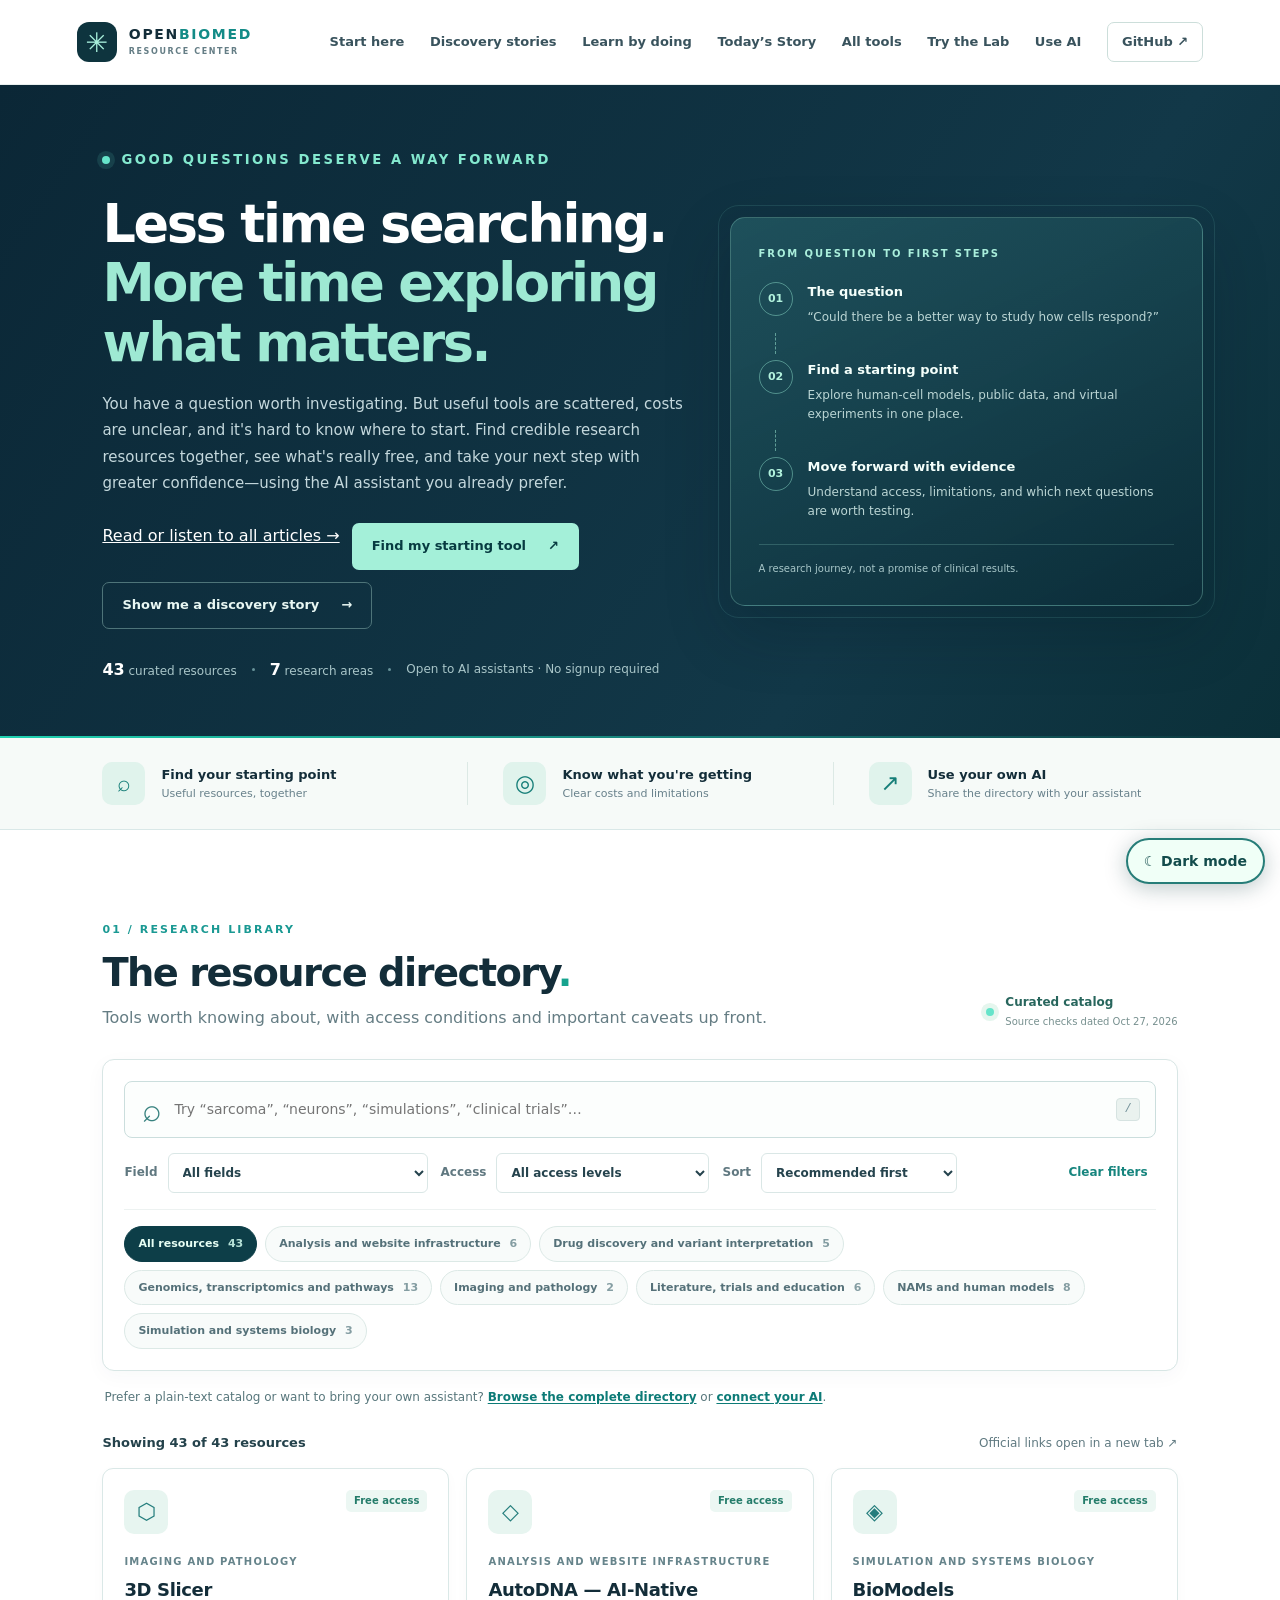
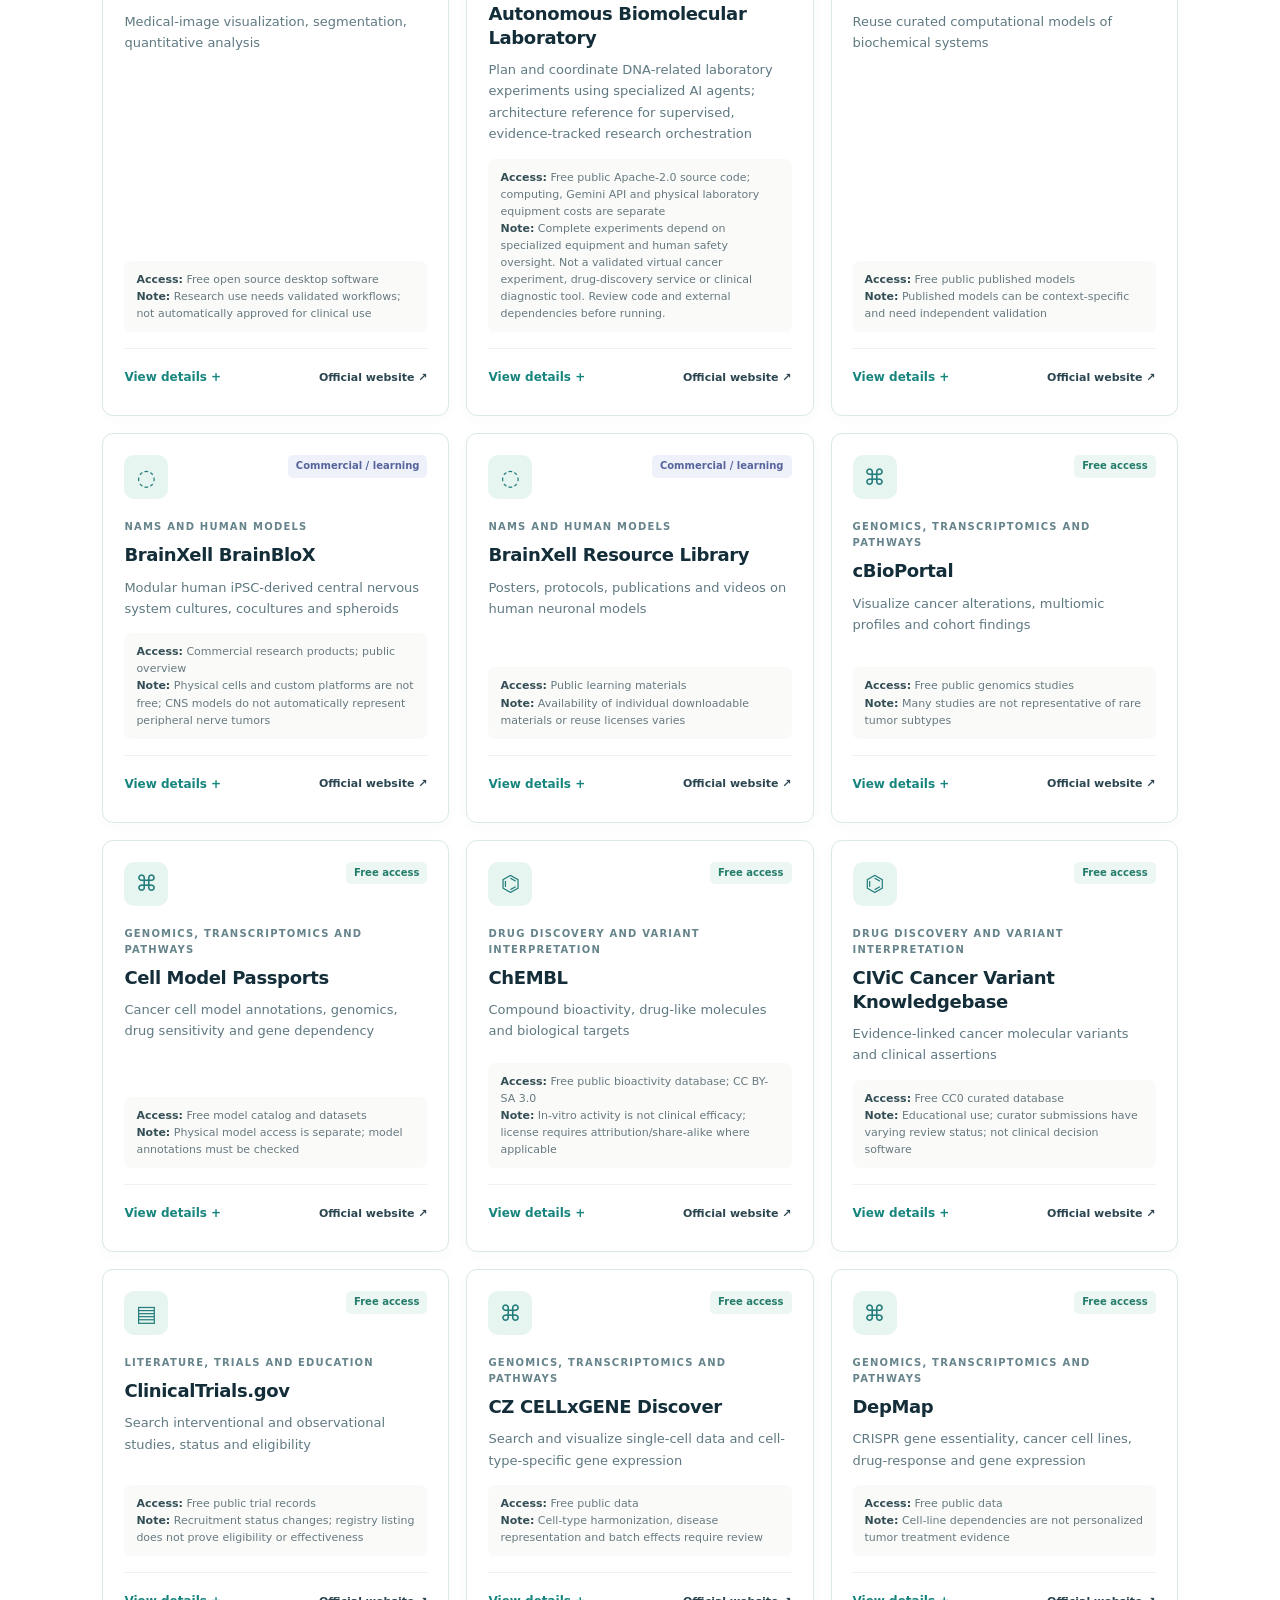
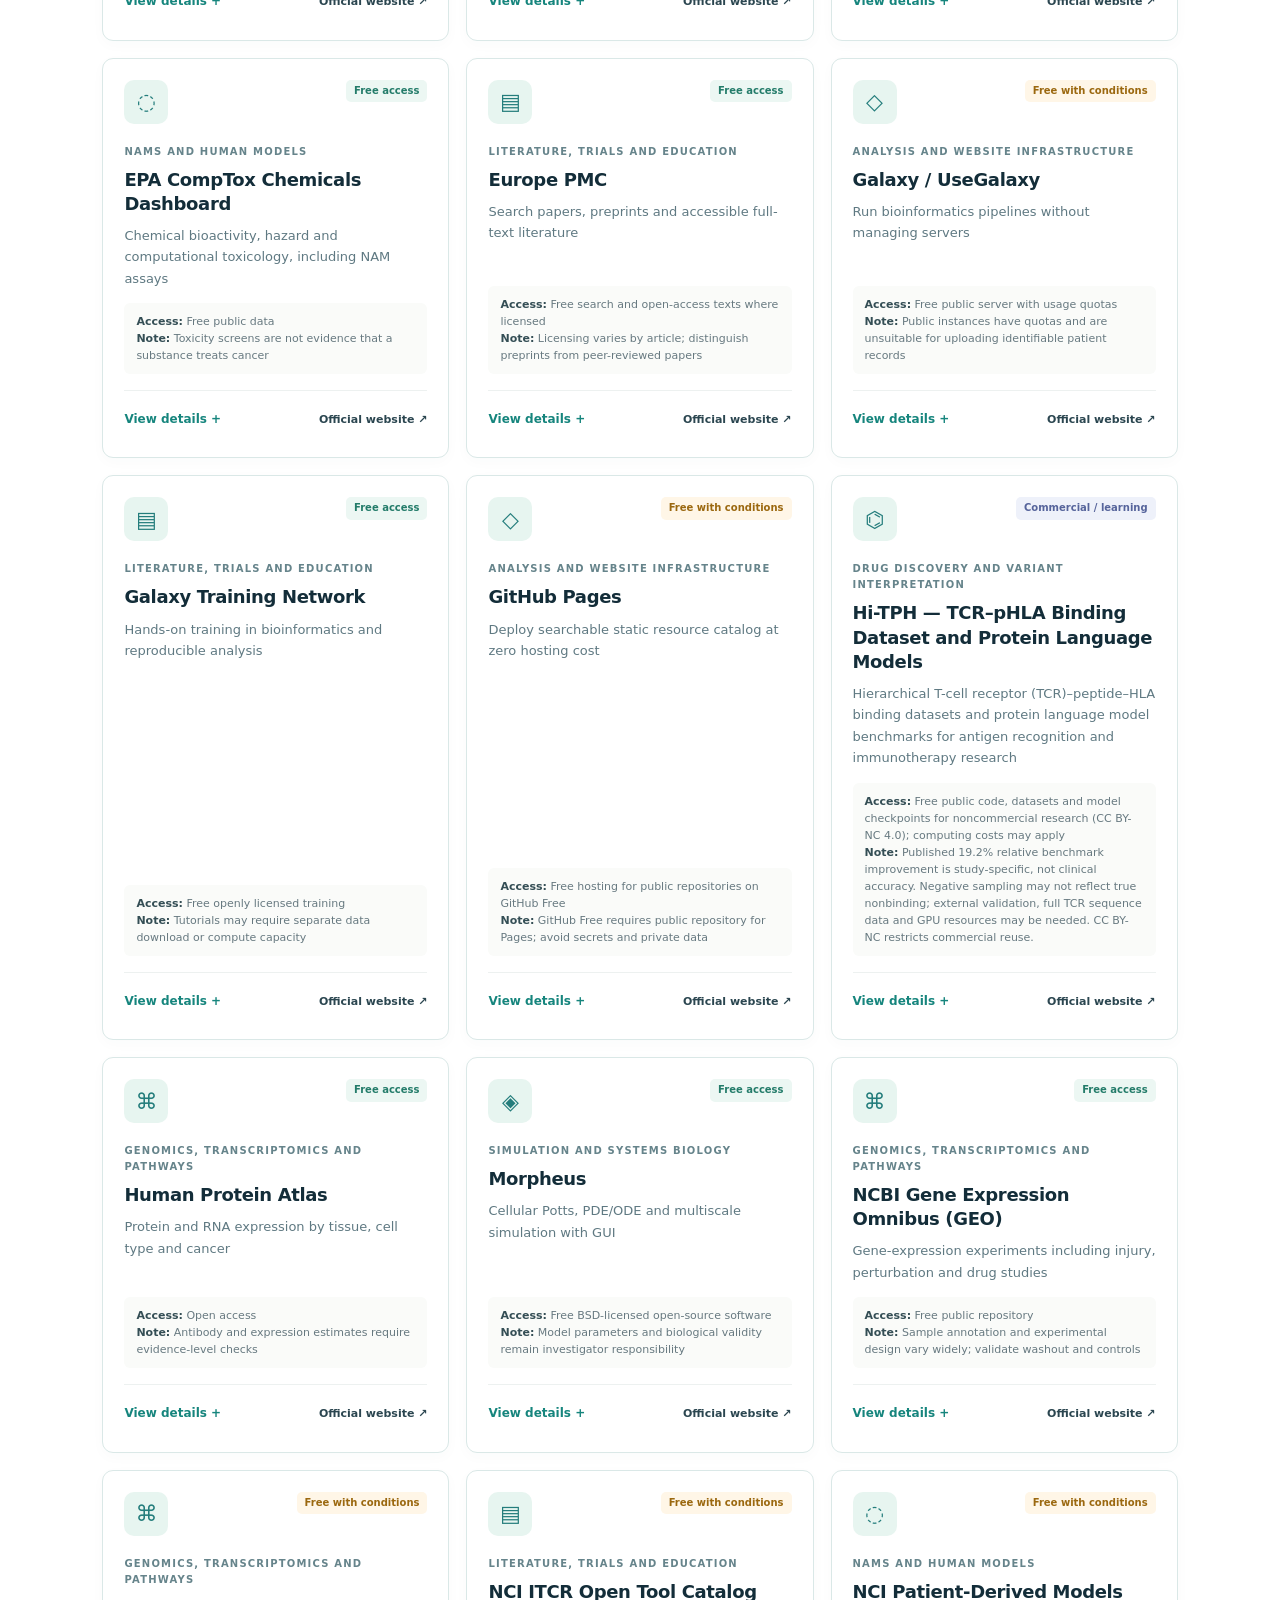
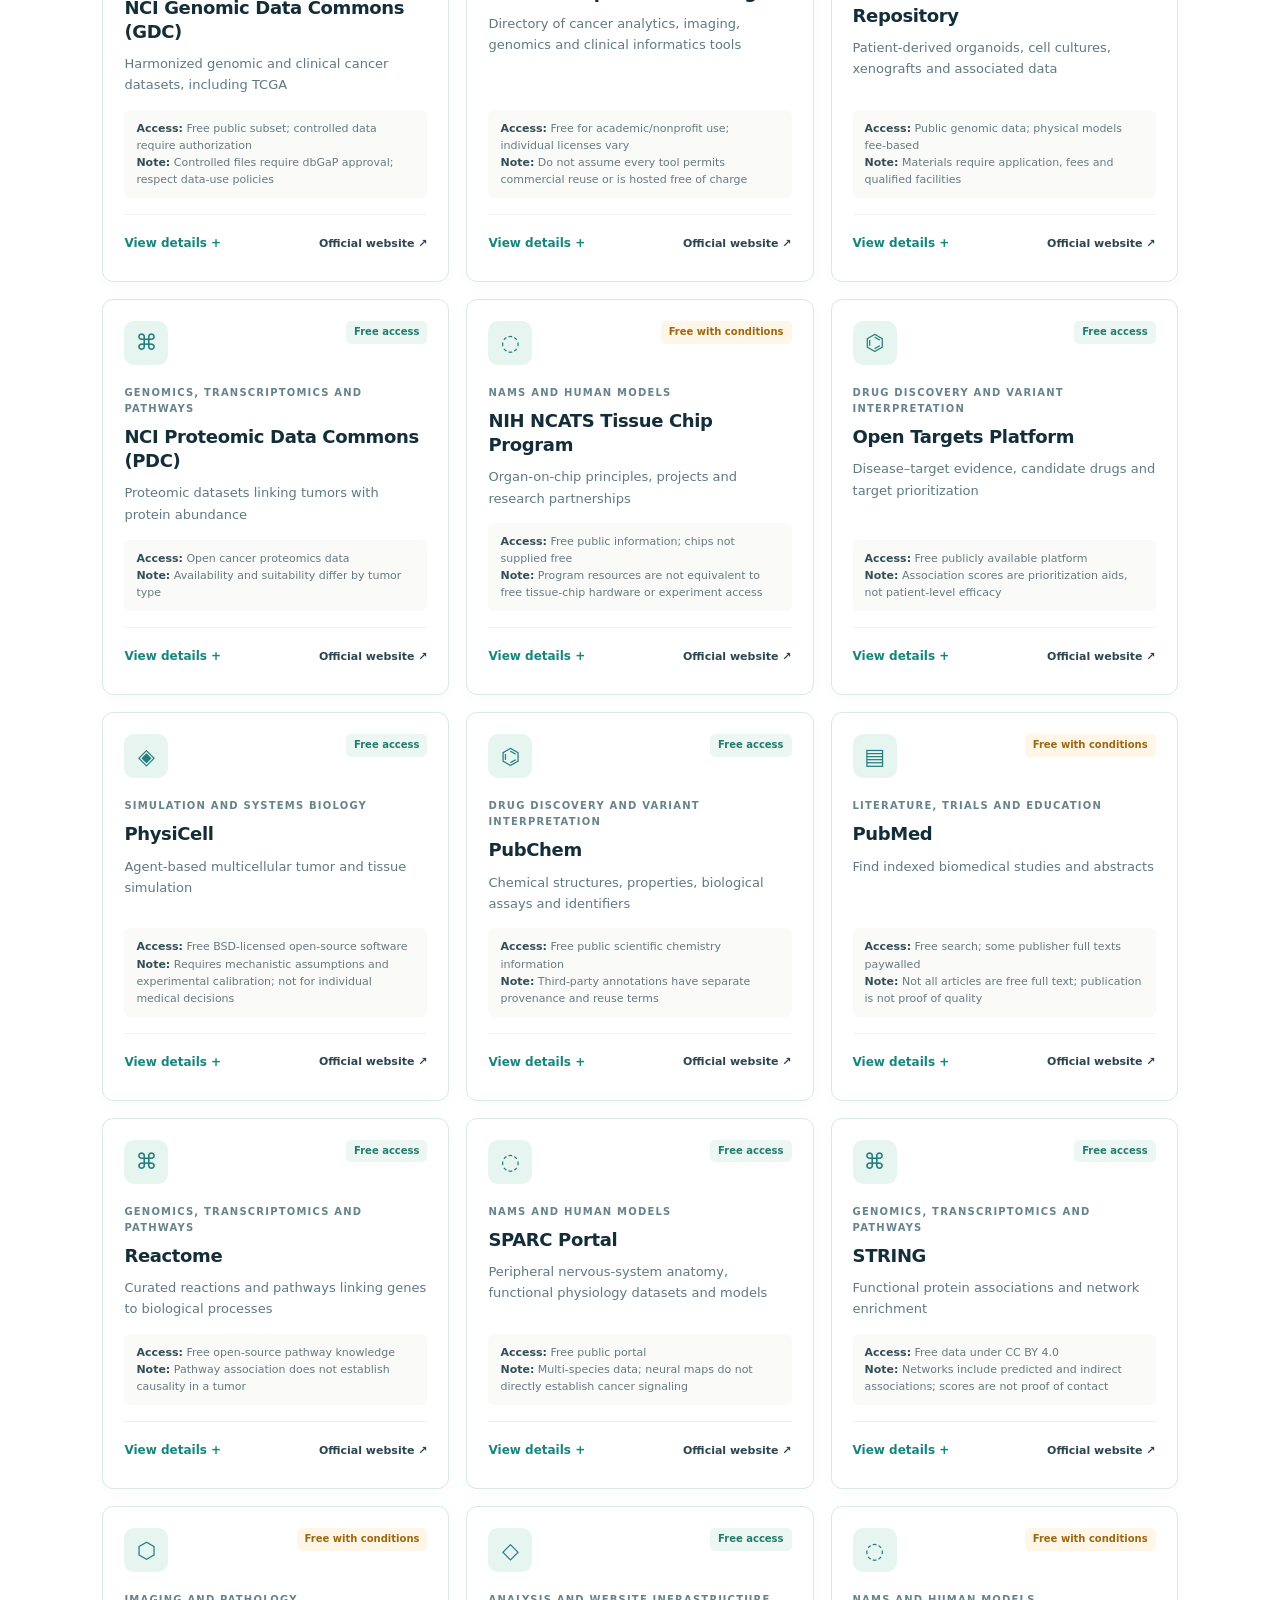
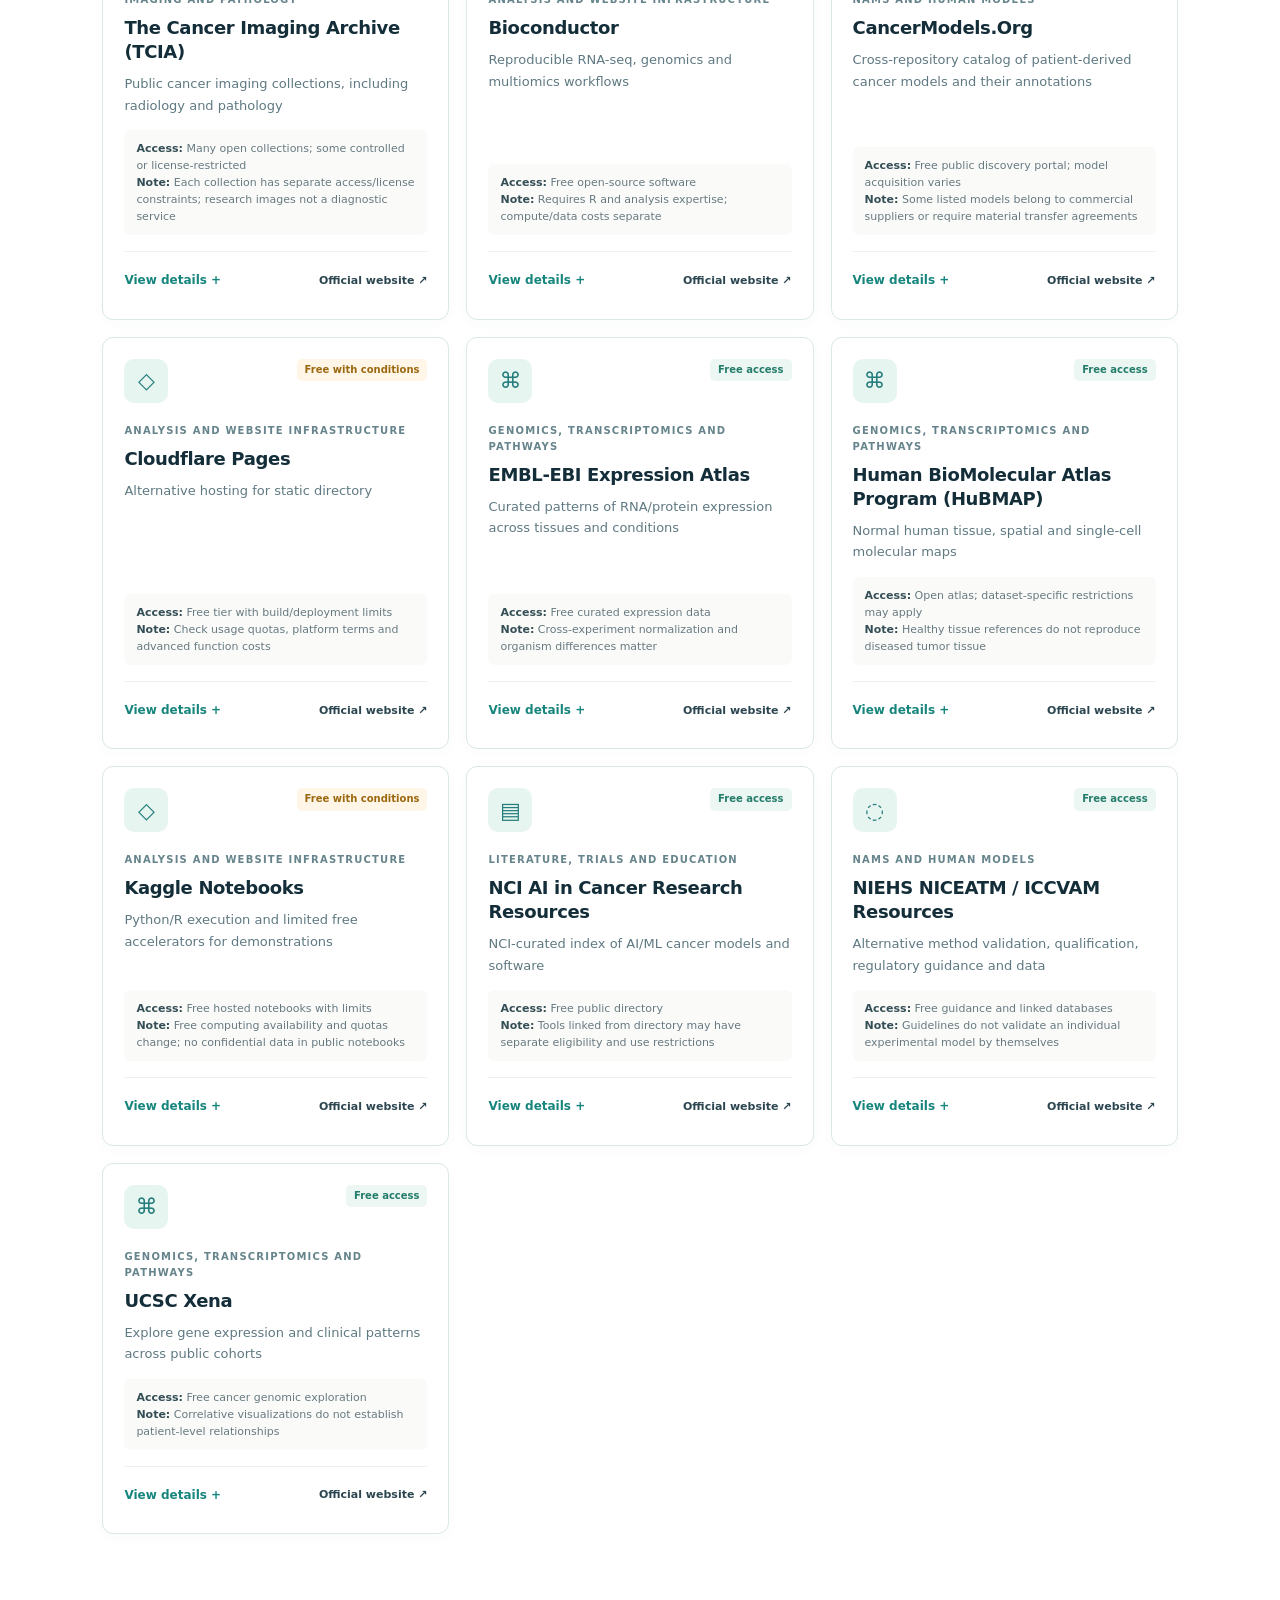
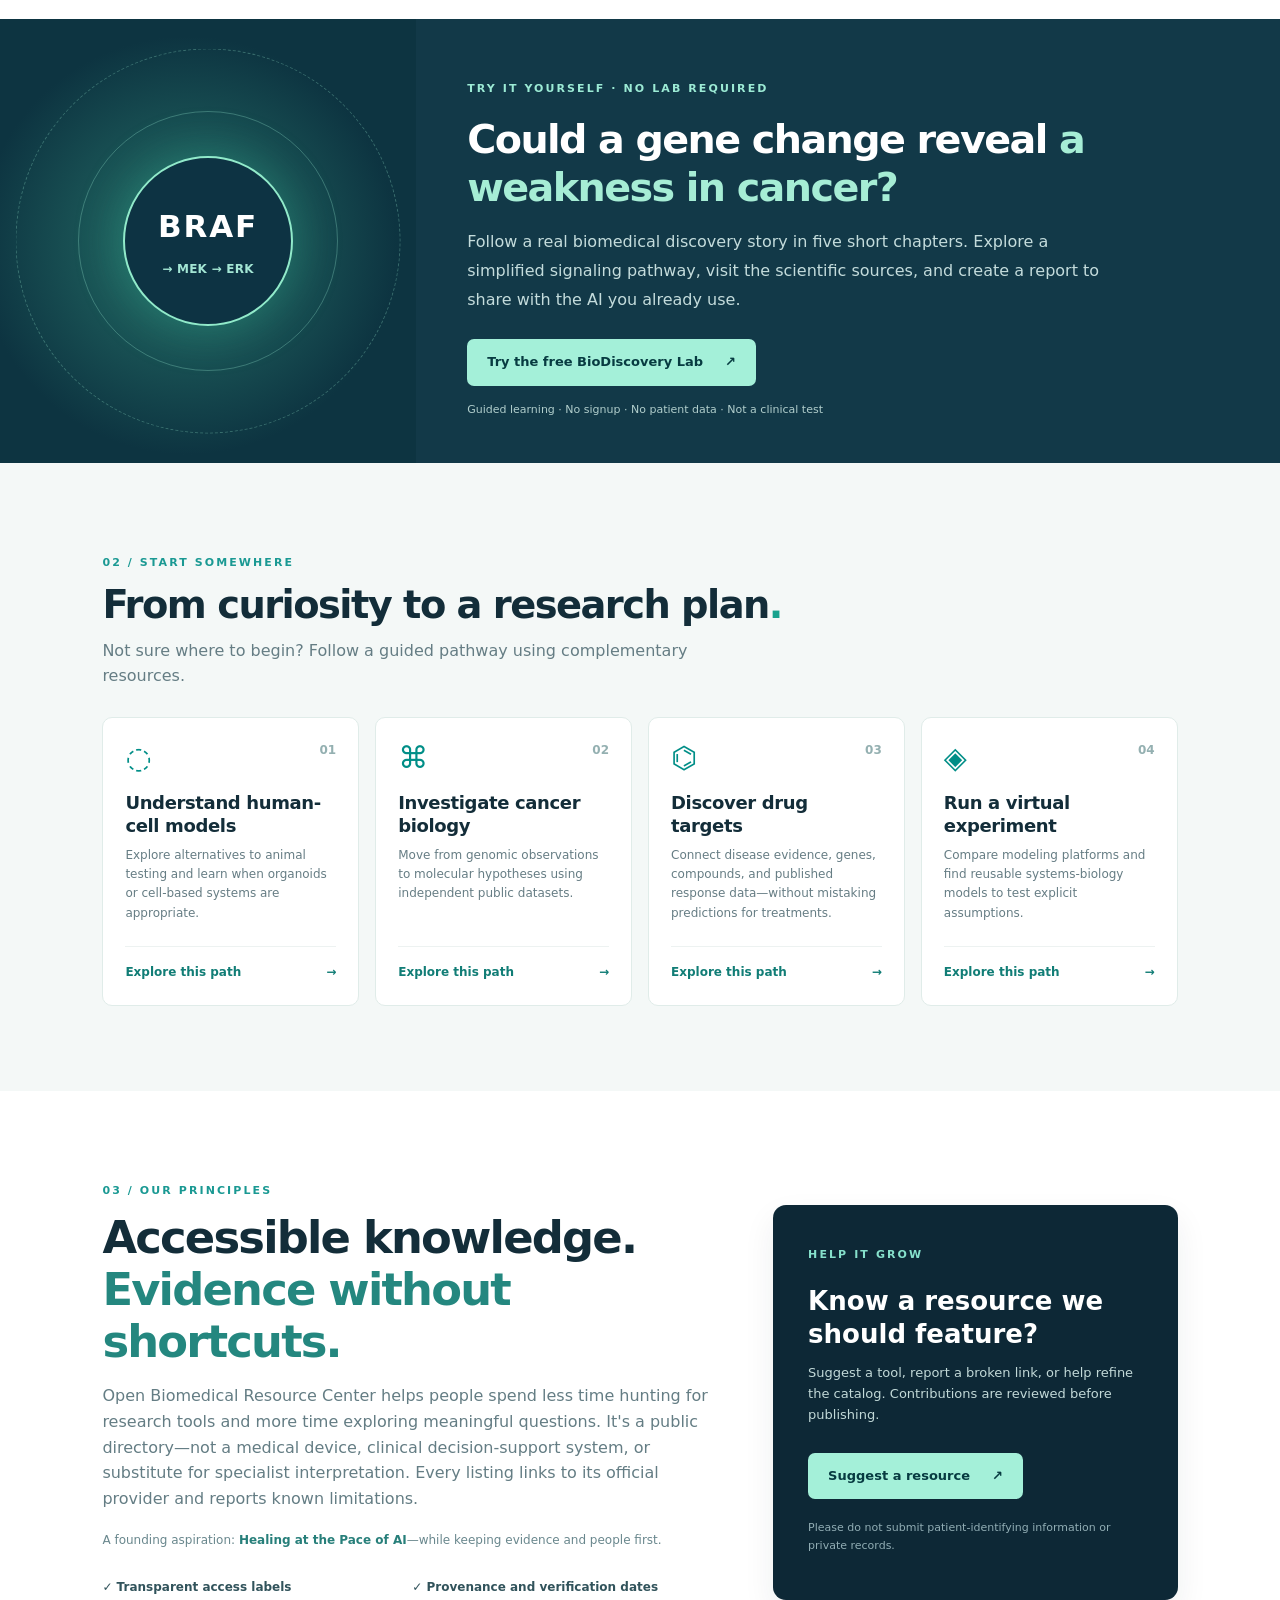
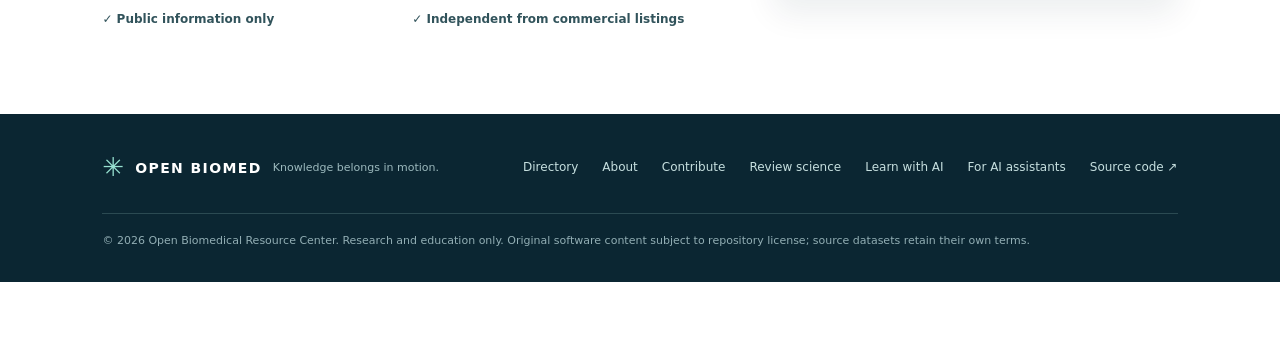
<file: index.html>
<!doctype html>
<html lang="en">
<head><script src="assets/theme.js"></script>
  <meta charset="utf-8">
  <meta name="viewport" content="width=device-width, initial-scale=1">
  <meta name="theme-color" content="#0e2433">
  <link rel="canonical" href="https://davidwpace.github.io/open-biomedical-resource-center/">
  <link rel="alternate" type="text/html" href="https://davidwpace.github.io/open-biomedical-resource-center/catalog.html" title="Complete HTML resource directory">
  <link rel="alternate" type="application/json" href="https://davidwpace.github.io/open-biomedical-resource-center/data/resources.json" title="Public resource catalog JSON">
  <link rel="alternate" type="application/json" href="https://davidwpace.github.io/open-biomedical-resource-center/openapi.json" title="OpenAPI definition for read-only catalog">
  <link rel="alternate" type="text/plain" href="https://davidwpace.github.io/open-biomedical-resource-center/llms.txt" title="Optional index for AI assistants">
  <meta name="description" content="Spend less time searching for biomedical research tools. Explore credible resources in one place, understand what's free, and find a practical way to begin.">
  <meta property="og:title" content="Open Biomedical Resource Center">
  <meta property="og:description" content="Less time searching. More time exploring what matters. Find credible research tools, clear access details, and guided starting points.">
  <title>Open Biomedical Resource Center — Less searching. More progress.</title>
  <script type="application/ld+json">[{"@context":"https://schema.org","@type":"WebSite","name":"Open Biomedical Resource Center","url":"https://davidwpace.github.io/open-biomedical-resource-center/","description":"A public biomedical research resource directory providing verified official links, access conditions and methodological limitations. Human- and AI-readable.","potentialAction":{"@type":"ViewAction","target":"https://davidwpace.github.io/open-biomedical-resource-center/catalog.html"}},{"@context":"https://schema.org","@type":"CollectionPage","name":"Public biomedical research resource directory","url":"https://davidwpace.github.io/open-biomedical-resource-center/catalog.html","mainEntity":{"@type":"DataCatalog","name":"Open Biomedical Resource Center public directory","url":"https://davidwpace.github.io/open-biomedical-resource-center/catalog.html","dataset":[{"@type":"Dataset","name":"Open Biomedical Resource Center resource metadata","url":"https://davidwpace.github.io/open-biomedical-resource-center/data/resources.json","distribution":[{"@type":"DataDownload","contentUrl":"https://davidwpace.github.io/open-biomedical-resource-center/data/resources.json","encodingFormat":"application/json"}]}]}}]</script>
  <link rel="stylesheet" href="assets/styles.css">
  <script src="assets/app.js" defer></script>
<link rel="stylesheet" href="assets/theme.css"></head>
<body>
  <a class="skip-link" href="#directory">Skip to resource directory</a>
  <div class="site-shell">
    <header class="site-header">
      <a class="brand" href="#top" aria-label="Open Biomedical Resource Center home">
        <span class="brand-mark" aria-hidden="true">✳</span>
        <span class="brand-name">OPEN<span class="brand-break">BIOMED</span><small>RESOURCE CENTER</small></span>
      </a>
      <nav class="header-nav" aria-label="Main navigation">
        <a href="start.html">Start here</a>
        <a href="stories.html">Discovery stories</a>
        <a href="learn.html">Learn by doing</a>
        <a href="today.html">Today’s Story</a>
        <a href="#directory">All tools</a>
        <a href="lab/braf-melanoma.html">Try the Lab</a>
        <a href="ai-learning.html">Use AI</a>
        <a class="nav-github" href="https://github.com/davidwpace/open-biomedical-resource-center" target="_blank" rel="noopener noreferrer">GitHub <span aria-hidden="true">↗</span></a>
      </nav>
    </header>

    <main id="top">
      <section class="hero" aria-labelledby="hero-title">
        <div class="hero-content">
          <span class="eyebrow"><span class="pulse" aria-hidden="true"></span> GOOD QUESTIONS DESERVE A WAY FORWARD</span>
          <h1 id="hero-title">Less time searching. <em>More time exploring what matters.</em></h1>
          <p class="hero-description">You have a question worth investigating. But useful tools are scattered, costs are unclear, and it's hard to know where to start. Find credible research resources together, see what's really free, and take your next step with greater confidence—using the AI assistant you already prefer.</p>
          <div class="hero-buttons">
            <a class="btn btn-secondary" href="articles.html">Read or listen to all articles →</a>
            <a class="primary-button" href="start.html">Find my starting tool <span aria-hidden="true">↗</span></a>
            <a class="secondary-button" href="stories.html">Show me a discovery story <span aria-hidden="true">→</span></a>
          </div>
          <div class="hero-meta"><span><strong id="heroCount">43</strong> curated resources</span><i aria-hidden="true"></i><span><strong id="heroCategories">7</strong> research areas</span><i aria-hidden="true"></i><span>Open to AI assistants · No signup required</span></div>
        </div>
        <aside class="hero-story" aria-label="An example research journey">
          <div class="story-eyebrow">FROM QUESTION TO FIRST STEPS</div>
          <div class="story-step">
            <span class="story-marker" aria-hidden="true">01</span>
            <div><strong>The question</strong><p>“Could there be a better way to study how cells respond?”</p></div>
          </div>
          <div class="story-connector" aria-hidden="true"></div>
          <div class="story-step">
            <span class="story-marker" aria-hidden="true">02</span>
            <div><strong>Find a starting point</strong><p>Explore human-cell models, public data, and virtual experiments in one place.</p></div>
          </div>
          <div class="story-connector" aria-hidden="true"></div>
          <div class="story-step">
            <span class="story-marker" aria-hidden="true">03</span>
            <div><strong>Move forward with evidence</strong><p>Understand access, limitations, and which next questions are worth testing.</p></div>
          </div>
          <p class="story-footnote">A research journey, not a promise of clinical results.</p>
        </aside>
      </section>

      <section class="benefit-strip" aria-label="How this center works">
        <div><span class="strip-icon" aria-hidden="true">⌕</span><div><strong>Find your starting point</strong><small>Useful resources, together</small></div></div>
        <div><span class="strip-icon" aria-hidden="true">◎</span><div><strong>Know what you're getting</strong><small>Clear costs and limitations</small></div></div>
        <div><span class="strip-icon" aria-hidden="true">↗</span><div><strong>Use your own AI</strong><small>Share the directory with your assistant</small></div></div>
      </section>

      <section id="directory" class="directory-section section-pad" aria-labelledby="directory-title">
        <div class="section-heading">
          <div><span class="section-kicker">01 / RESEARCH LIBRARY</span><h2 id="directory-title">The resource directory<span class="period">.</span></h2><p>Tools worth knowing about, with access conditions and important caveats up front.</p></div>
          <div class="verified-note"><span class="verified-dot" aria-hidden="true"></span><span>Curated catalog<br><small>Source checks dated Oct 27, 2026</small></span></div>
        </div>

        <div class="directory-panel">
          <div class="search-area">
            <label class="sr-only" for="search">Search resources</label>
            <span class="search-glass" aria-hidden="true">⌕</span>
            <input id="search" type="search" placeholder="Try “sarcoma”, “neurons”, “simulations”, “clinical trials”…" autocomplete="off">
            <kbd class="search-hint" aria-hidden="true">/</kbd>
          </div>
          <div class="toolbar">
            <label for="category">Field <select id="category"><option value="all">All fields</option></select></label>
            <label for="access">Access <select id="access"><option value="all">All access levels</option><option value="free">Free tools & data</option><option value="mixed">Free with limits</option><option value="commercial">Commercial / learning</option></select></label>
            <label for="sort">Sort <select id="sort"><option value="recommended">Recommended first</option><option value="name">Name A–Z</option><option value="category">Field A–Z</option></select></label>
            <button id="reset" type="button" class="reset-button">Clear filters</button>
          </div>
          <div class="category-chips" id="categoryChips" aria-label="Filter by research field"></div>
        </div>

        <p class="machine-entry">Prefer a plain-text catalog or want to bring your own assistant? <a href="catalog.html">Browse the complete directory</a> or <a href="agent-access.html">connect your AI</a>.</p>
        <div class="results-head"><p id="resultCount" aria-live="polite">Loading resources…</p><p class="results-tip">Official links open in a new tab <span aria-hidden="true">↗</span></p></div>
        <div id="results" class="resource-grid" aria-live="off"></div>
        <div id="empty" class="empty-state" hidden><div aria-hidden="true">⌕</div><h3>No matching resources</h3><p>Try fewer keywords or broaden the filters.</p><button id="emptyReset" type="button" class="primary-button">Reset search</button></div>
        <div id="loadError" class="error-state" hidden><h3>Could not load the directory</h3><p>The catalog was unavailable. Reload this page or view the dataset on GitHub.</p><a href="https://github.com/davidwpace/open-biomedical-resource-center/blob/main/data/resources.json">Open the catalog on GitHub</a></div>
      </section>

      <section id="demo" class="demo-promo" aria-labelledby="demo-title">
        <div class="demo-promo-art" aria-hidden="true"><span class="demo-promo-orbit orbit-one"></span><span class="demo-promo-orbit orbit-two"></span><span class="demo-promo-core">BRAF<span>→ MEK → ERK</span></span></div>
        <div class="demo-promo-copy">
          <span class="section-kicker">TRY IT YOURSELF · NO LAB REQUIRED</span>
          <h2 id="demo-title">Could a gene change reveal <em>a weakness in cancer?</em></h2>
          <p>Follow a real biomedical discovery story in five short chapters. Explore a simplified signaling pathway, visit the scientific sources, and create a report to share with the AI you already use.</p>
          <a class="primary-button" href="lab/braf-melanoma.html">Try the free BioDiscovery Lab <span aria-hidden="true">↗</span></a>
          <small>Guided learning · No signup · No patient data · Not a clinical test</small>
        </div>
      </section>

      <section id="workflows" class="workflows-section section-pad" aria-labelledby="workflows-title">
        <div class="section-heading"><div><span class="section-kicker">02 / START SOMEWHERE</span><h2 id="workflows-title">From curiosity to a research plan<span class="period">.</span></h2><p>Not sure where to begin? Follow a guided pathway using complementary resources.</p></div></div>
        <div class="workflows-grid">
          <article class="workflow-card"><span class="workflow-number">01</span><span class="workflow-icon" aria-hidden="true">◌</span><h3>Understand human-cell models</h3><p>Explore alternatives to animal testing and learn when organoids or cell-based systems are appropriate.</p><button class="workflow-link" data-query="NAMs" data-category="NAMs and human models">Explore this path <span aria-hidden="true">→</span></button></article>
          <article class="workflow-card"><span class="workflow-number">02</span><span class="workflow-icon" aria-hidden="true">⌘</span><h3>Investigate cancer biology</h3><p>Move from genomic observations to molecular hypotheses using independent public datasets.</p><button class="workflow-link" data-query="" data-category="Genomics, transcriptomics and pathways">Explore this path <span aria-hidden="true">→</span></button></article>
          <article class="workflow-card"><span class="workflow-number">03</span><span class="workflow-icon" aria-hidden="true">⌬</span><h3>Discover drug targets</h3><p>Connect disease evidence, genes, compounds, and published response data—without mistaking predictions for treatments.</p><button class="workflow-link" data-query="" data-category="Drug discovery and variant interpretation">Explore this path <span aria-hidden="true">→</span></button></article>
          <article class="workflow-card"><span class="workflow-number">04</span><span class="workflow-icon" aria-hidden="true">◈</span><h3>Run a virtual experiment</h3><p>Compare modeling platforms and find reusable systems-biology models to test explicit assumptions.</p><button class="workflow-link" data-query="" data-category="Simulation and systems biology">Explore this path <span aria-hidden="true">→</span></button></article>
        </div>
      </section>

      <section id="about" class="about-section section-pad" aria-labelledby="about-title">
        <div class="about-text"><span class="section-kicker">03 / OUR PRINCIPLES</span><h2 id="about-title">Accessible knowledge.<br><em>Evidence without shortcuts.</em></h2><p>Open Biomedical Resource Center helps people spend less time hunting for research tools and more time exploring meaningful questions. It's a public directory—not a medical device, clinical decision-support system, or substitute for specialist interpretation. Every listing links to its official provider and reports known limitations.</p><p class="founder-line">A founding aspiration: <em>Healing at the Pace of AI</em>—while keeping evidence and people first.</p>
        <div class="about-points"><span>✓ Transparent access labels</span><span>✓ Provenance and verification dates</span><span>✓ Public information only</span><span>✓ Independent from commercial listings</span></div></div>
        <div class="contribute-panel"><span class="section-kicker">HELP IT GROW</span><h3>Know a resource we should feature?</h3><p>Suggest a tool, report a broken link, or help refine the catalog. Contributions are reviewed before publishing.</p><a class="primary-button" href="https://github.com/davidwpace/open-biomedical-resource-center/issues/new" target="_blank" rel="noopener noreferrer">Suggest a resource <span aria-hidden="true">↗</span></a><p class="fine-print">Please do not submit patient-identifying information or private records.</p></div>
      </section>
    </main>
    <footer class="site-footer"><div><span class="footer-mark">✳</span><strong>OPEN BIOMED</strong><small>Knowledge belongs in motion.</small></div><div class="footer-links"><a href="#directory">Directory</a><a href="#about">About</a><a href="contribute.html">Contribute</a><a href="review.html">Review science</a><a href="ai-learning.html">Learn with AI</a><a href="agent-access.html">For AI assistants</a><a href="https://github.com/davidwpace/open-biomedical-resource-center" target="_blank" rel="noopener noreferrer">Source code ↗</a></div><p>© <span id="year"></span> Open Biomedical Resource Center. Research and education only. Original software content subject to repository license; source datasets retain their own terms.</p></footer>
  </div>

  <noscript><p class="js-fallback">JavaScript is disabled. <a href="catalog.html">View all biomedical resources in the accessible HTML directory</a>.</p></noscript>
  <dialog id="resourceDialog" aria-labelledby="dialogTitle">
    <div class="dialog-inner"><div class="dialog-top"><span class="section-kicker">RESOURCE DETAILS</span><button type="button" id="closeDialog" class="dialog-close" aria-label="Close resource details">×</button></div><div id="detailContent"></div></div>
  </dialog>
</body>
</html>
</file>
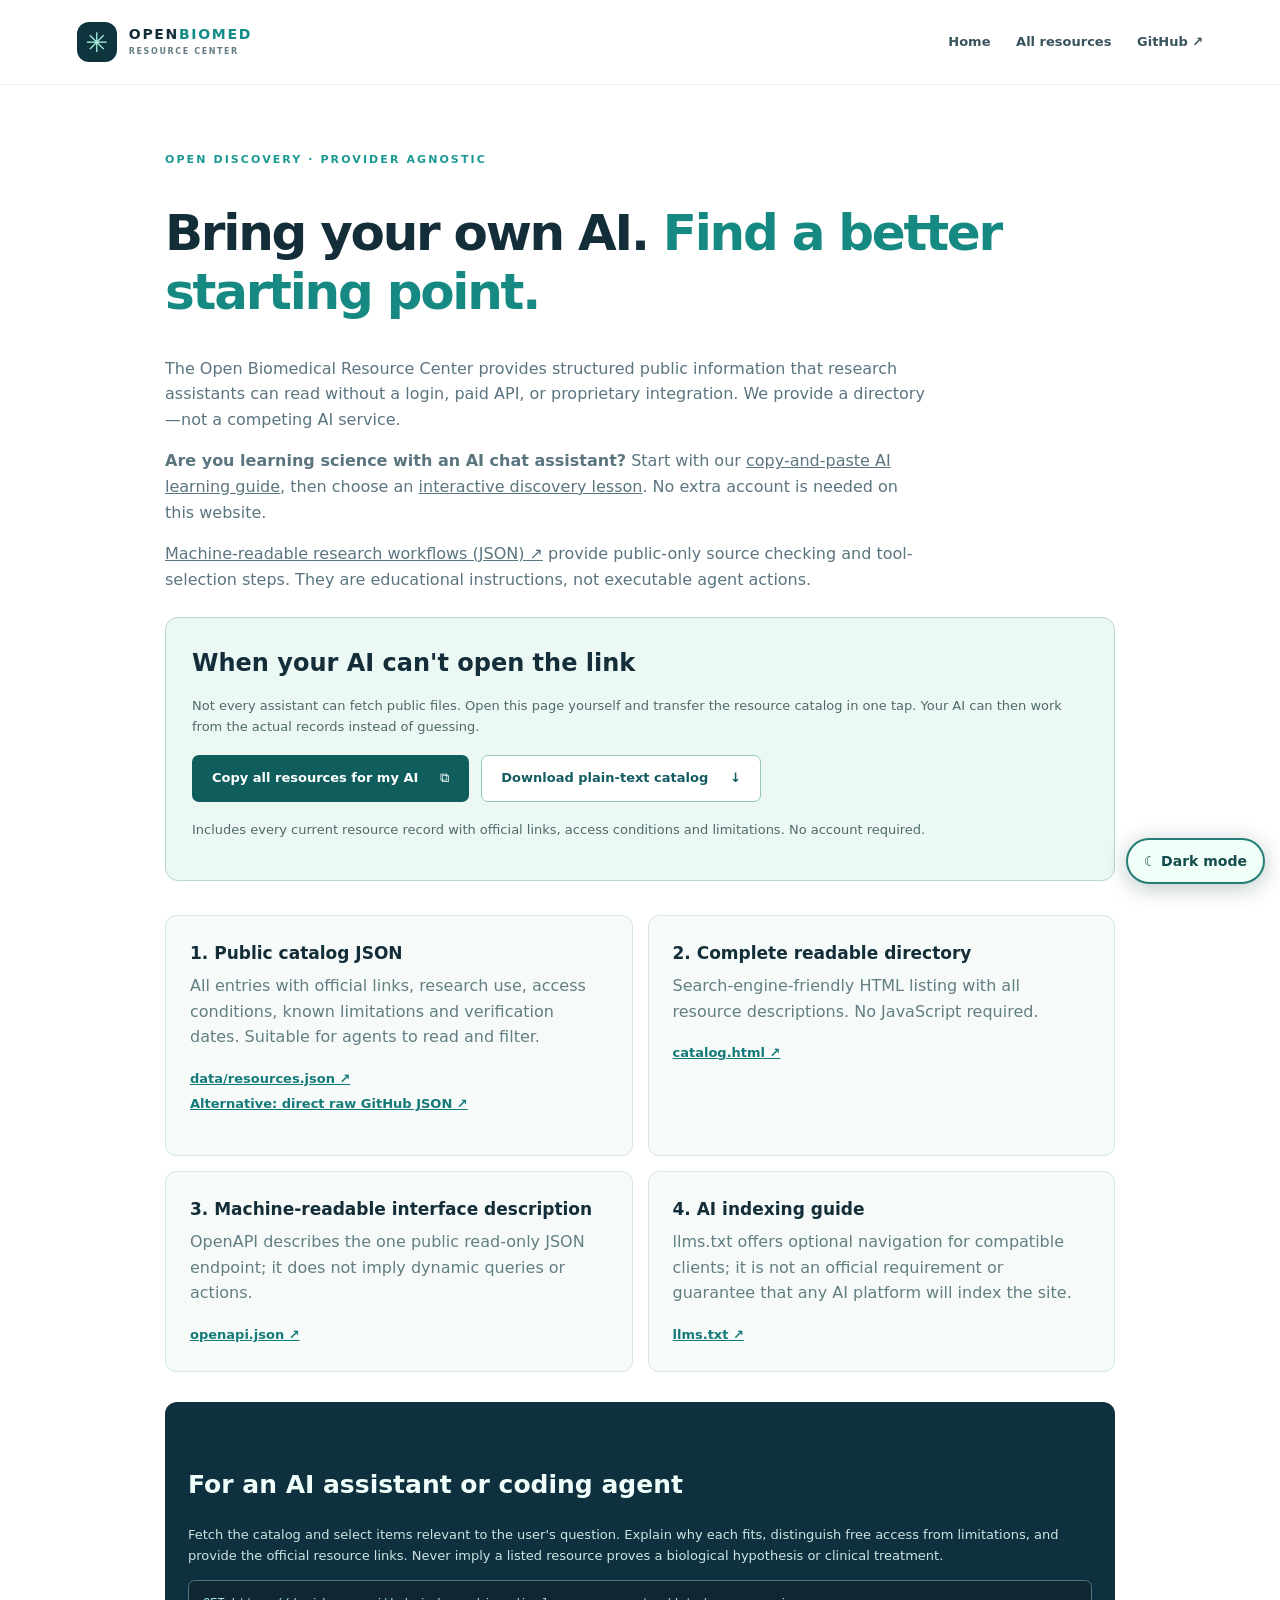
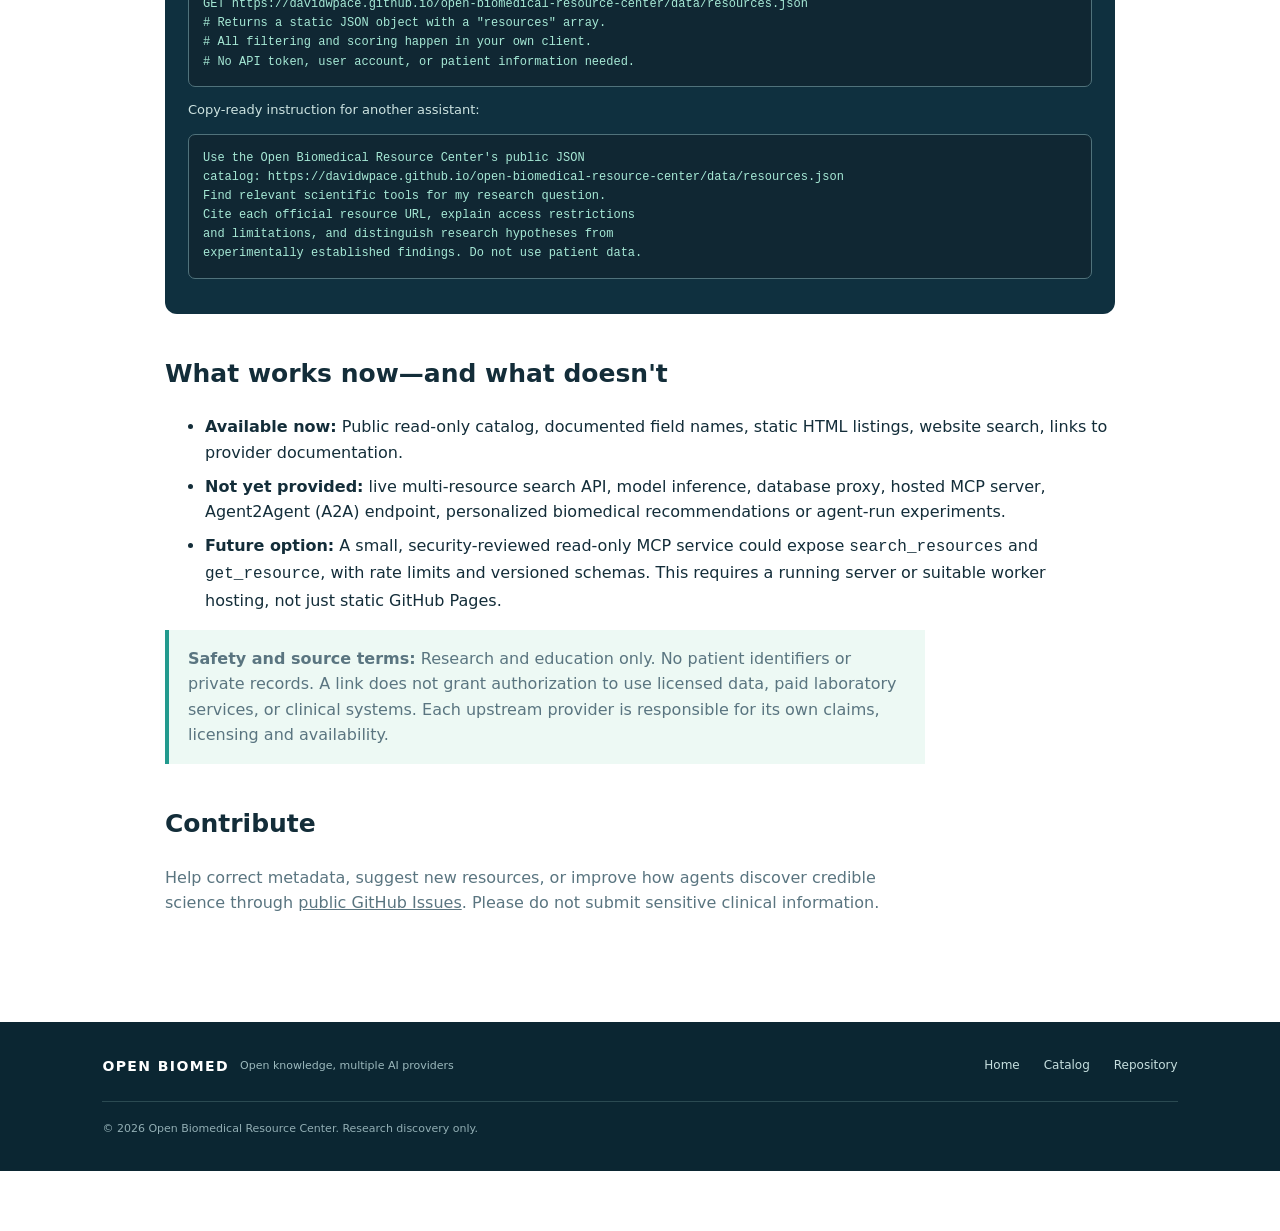
<file: agent-access.html>
<!doctype html>
<html lang="en"><head><script src="assets/theme.js"></script>
<meta charset="utf-8"><meta name="viewport" content="width=device-width, initial-scale=1">
<meta name="description" content="Let ChatGPT, Claude, Gemini and other research assistants discover and use the Open Biomedical Resource Center's public resource directory using structured JSON and links.">
<link rel="canonical" href="https://davidwpace.github.io/open-biomedical-resource-center/agent-access.html">
<link rel="alternate" type="application/json" href="https://davidwpace.github.io/open-biomedical-resource-center/data/resources.json" title="Complete resource catalog">
<link rel="alternate" type="application/json" href="https://davidwpace.github.io/open-biomedical-resource-center/openapi.json" title="Public catalog OpenAPI description">
<link rel="alternate" type="text/plain" href="https://davidwpace.github.io/open-biomedical-resource-center/llms.txt" title="AI discovery index">
<link rel="stylesheet" href="assets/styles.css">
<title>For AI Assistants and Developers — Open Biomedical Resource Center</title>
<style>.agent-main{max-width:1000px;margin:0 auto;padding:60px 25px 90px}.agent-main h1{font-size:clamp(33px,4vw,50px);letter-spacing:-.045em;line-height:1.18}.agent-main h2{margin-top:40px;font-size:25px}.agent-main>p{max-width:760px;color:#5a7580}.endpoint-grid{display:grid;grid-template-columns:repeat(2,minmax(0,1fr));gap:15px;margin:30px 0}.endpoint{padding:24px;border:1px solid #d4e7e3;border-radius:11px;background:#f6fbf9}.endpoint h3{font-size:17px;margin:0 0 6px}.endpoint p{font-size:13px;color:#627e83;margin:0 0 15px}.endpoint a{font-size:13px;color:#157a79;font-weight:750;overflow-wrap:anywhere}.steps{padding:23px;background:#0f303f;border-radius:12px;color:#f0fff9}.steps p{font-size:13px;color:#cde3e1}.steps pre{overflow:auto;padding:14px;border:1px solid #50727b;border-radius:7px;color:#a6e9d6;font-size:12px;background:#102733}.agent-main code{overflow-wrap:anywhere}.disclaimer{border-left:4px solid #229a8e;padding:16px 19px;background:#edf9f4;font-size:13px}.agent-main ul li{margin-bottom:8px}@media(max-width:660px){.endpoint-grid{grid-template-columns:1fr}.agent-main{padding:40px 20px 60px}}.portable-panel{padding:26px;border-radius:13px;background:#ecf8f3;border:1px solid #b4d8cc;margin:25px 0 34px}.portable-panel h2{margin:0 0 8px;font-size:24px}.portable-panel p{font-size:13px;color:#4e6a6b}.portable-actions{display:flex;gap:12px;flex-wrap:wrap;margin:18px 0}.portable-actions .primary-button{background:#105d5e;color:white}.portable-actions .secondary-button{background:white;color:#125c62;border-color:#93c6bd}#manualCopy{margin-top:14px}#manualCopy textarea{width:100%;border:1px solid #aacfc4;border-radius:8px;margin:9px 0;padding:12px;line-height:1.5;font-size:12px;background:white;color:#26464b}#manualCopy label{display:block;font-weight:700;font-size:12px}#selectPortable{border:1px solid #4f928e;border-radius:7px;padding:8px 14px;background:white;color:#174f54;font-weight:700}@media(max-width:600px){.portable-panel{padding:18px}.portable-actions>*{width:100%;justify-content:space-between}}</style>
<link rel="stylesheet" href="assets/theme.css"></head><body>
<a href="#content" class="skip-link">Skip to agent access information</a>
<header class="site-header"><a class="brand" href="index.html"><span class="brand-mark" aria-hidden="true">✳</span><span class="brand-name">OPEN<span class="brand-break">BIOMED</span><small>RESOURCE CENTER</small></span></a><nav class="header-nav" aria-label="Navigation"><a href="index.html">Home</a><a href="catalog.html">All resources</a><a href="https://github.com/davidwpace/open-biomedical-resource-center">GitHub ↗</a></nav></header>
<main id="content" class="agent-main">
<span class="section-kicker">OPEN DISCOVERY · PROVIDER AGNOSTIC</span>
<h1>Bring your own AI. <span style="color:#168982">Find a better starting point.</span></h1>
<p>The Open Biomedical Resource Center provides structured public information that research assistants can read without a login, paid API, or proprietary integration. We provide a directory—not a competing AI service.</p><p><strong>Are you learning science with an AI chat assistant?</strong> Start with our <a href="ai-learning.html">copy-and-paste AI learning guide</a>, then choose an <a href="learn.html">interactive discovery lesson</a>. No extra account is needed on this website.</p><p><a href="data/ai_research_workflows.json">Machine-readable research workflows (JSON) ↗</a> provide public-only source checking and tool-selection steps. They are educational instructions, not executable agent actions.</p>
<section class="portable-panel" aria-labelledby="portable-title">
<h2 id="portable-title">When your AI can't open the link</h2>
<p>Not every assistant can fetch public files. Open this page yourself and transfer the resource catalog in one tap. Your AI can then work from the actual records instead of guessing.</p>
<div class="portable-actions">
<button type="button" id="copyCatalog" class="primary-button">Copy all resources for my AI <span aria-hidden="true">⧉</span></button>
<button type="button" id="downloadCatalog" class="secondary-button">Download plain-text catalog <span aria-hidden="true">↓</span></button>
</div>
<p id="catalogStatus" role="status" aria-live="polite">Includes every current resource record with official links, access conditions and limitations. No account required.</p>
<div id="manualCopy" hidden>
<label for="portableText">Select and copy this text into your AI conversation:</label>
<textarea id="portableText" rows="9" readonly spellcheck="false"></textarea>
<button type="button" id="selectPortable">Select all text</button>
</div>
<noscript><p><a href="catalog.html">Open the complete HTML catalog</a>, select the content and paste it into your AI, or <a href="data/resources.json" download>download resources.json</a> to attach to the conversation.</p></noscript>
</section>
<div class="endpoint-grid">
<article class="endpoint"><h3>1. Public catalog JSON</h3><p>All entries with official links, research use, access conditions, known limitations and verification dates. Suitable for agents to read and filter.</p><a href="data/resources.json">data/resources.json ↗</a><p><a href="https://raw.githubusercontent.com/davidwpace/open-biomedical-resource-center/main/data/resources.json" target="_blank" rel="noopener noreferrer">Alternative: direct raw GitHub JSON ↗</a></p></article>
<article class="endpoint"><h3>2. Complete readable directory</h3><p>Search-engine-friendly HTML listing with all resource descriptions. No JavaScript required.</p><a href="catalog.html">catalog.html ↗</a></article>
<article class="endpoint"><h3>3. Machine-readable interface description</h3><p>OpenAPI describes the one public read-only JSON endpoint; it does not imply dynamic queries or actions.</p><a href="openapi.json">openapi.json ↗</a></article>
<article class="endpoint"><h3>4. AI indexing guide</h3><p>llms.txt offers optional navigation for compatible clients; it is not an official requirement or guarantee that any AI platform will index the site.</p><a href="llms.txt">llms.txt ↗</a></article>
</div>
<section class="steps"><h2>For an AI assistant or coding agent</h2><p>Fetch the catalog and select items relevant to the user's question. Explain why each fits, distinguish free access from limitations, and provide the official resource links. Never imply a listed resource proves a biological hypothesis or clinical treatment.</p><pre><code>GET https://davidwpace.github.io/open-biomedical-resource-center/data/resources.json
# Returns a static JSON object with a "resources" array.
# All filtering and scoring happen in your own client.
# No API token, user account, or patient information needed.</code></pre>
<p>Copy-ready instruction for another assistant:</p><pre><code>Use the Open Biomedical Resource Center's public JSON
catalog: https://davidwpace.github.io/open-biomedical-resource-center/data/resources.json
Find relevant scientific tools for my research question.
Cite each official resource URL, explain access restrictions
and limitations, and distinguish research hypotheses from
experimentally established findings. Do not use patient data.</code></pre></section>
<h2>What works now—and what doesn't</h2>
<ul>
<li><strong>Available now:</strong> Public read-only catalog, documented field names, static HTML listings, website search, links to provider documentation.</li>
<li><strong>Not yet provided:</strong> live multi-resource search API, model inference, database proxy, hosted MCP server, Agent2Agent (A2A) endpoint, personalized biomedical recommendations or agent-run experiments.</li>
<li><strong>Future option:</strong> A small, security-reviewed read-only MCP service could expose <code>search_resources</code> and <code>get_resource</code>, with rate limits and versioned schemas. This requires a running server or suitable worker hosting, not just static GitHub Pages.</li>
</ul>
<p class="disclaimer"><strong>Safety and source terms:</strong> Research and education only. No patient identifiers or private records. A link does not grant authorization to use licensed data, paid laboratory services, or clinical systems. Each upstream provider is responsible for its own claims, licensing and availability.</p>
<h2>Contribute</h2><p>Help correct metadata, suggest new resources, or improve how agents discover credible science through <a href="https://github.com/davidwpace/open-biomedical-resource-center/issues">public GitHub Issues</a>. Please do not submit sensitive clinical information.</p>
</main>
<footer class="site-footer"><div><strong>OPEN BIOMED</strong><small>Open knowledge, multiple AI providers</small></div><div class="footer-links"><a href="index.html">Home</a><a href="catalog.html">Catalog</a><a href="https://github.com/davidwpace/open-biomedical-resource-center">Repository</a></div><p>© 2026 Open Biomedical Resource Center. Research discovery only.</p></footer>

<script>
(() => {
  const status = document.getElementById("catalogStatus");
  const manual = document.getElementById("manualCopy");
  const area = document.getElementById("portableText");
  let packetCache = null;
  async function packet() {
    if (packetCache) return packetCache;
    const response = await fetch("data/resources.json", {cache:"no-store"});
    if(!response.ok) throw new Error("Unable to fetch resource catalog");
    const data = await response.json();
    if(!Array.isArray(data.resources) || !data.resources.length) throw new Error("Catalog has no resource records");
    const header = [
      "OPEN BIOMEDICAL RESOURCE CENTER — PUBLIC RESOURCE DIRECTORY",
      "Source: https://github.com/davidwpace/open-biomedical-resource-center",
      "Catalog version: " + (data.version || "unspecified"),
      "Resources: " + data.resources.length,
      "This catalog is an educational resource directory, not evidence of clinical effectiveness.",
      "Use the original provider URLs to verify details, permissions and current availability.",
      "Do not infer that these resources grant commercial or clinical use rights.",
      "",
      "TASK FOR MY AI ASSISTANT:",
      "Use the following catalog entries to identify relevant scientific resources for my question.",
      "Tell me which records you used and cite their official URLs. Distinguish access conditions",
      "from actual licenses, and computational predictions from experimentally validated findings.",
      "Do not claim to have retrieved any live page that you have not actually opened.",
      ""
    ];
    const lines = data.resources.map((r,i) => [
      (i+1) + ". " + r.name + " (" + r.id + ")",
      "   Category: " + r.category,
      "   Official URL: " + r.official_url,
      "   What it does: " + r.purpose,
      "   Access: " + r.access,
      "   Limitations: " + r.limitations,
      "   Verified: " + (r.verified_on || "unknown")
    ].join("\n"));
    packetCache = header.concat(lines).join("\n\n");
    return packetCache;
  }
  function showManual(content) {
    area.value=content;
    manual.hidden=false;
    area.focus();
    area.select();
  }
  document.getElementById("selectPortable").addEventListener("click", () => {
    area.focus(); area.select(); area.setSelectionRange(0,area.value.length);
  });
  document.getElementById("copyCatalog").addEventListener("click", async () => {
    try {
      const content=await packet();
      if(!navigator.clipboard || !navigator.clipboard.writeText) throw new Error("Clipboard unavailable");
      await navigator.clipboard.writeText(content);
      status.textContent="Copied " + content.length.toLocaleString() + " characters. Paste them into your favorite AI chat.";
      manual.hidden=true;
    } catch(err) {
      try {
        showManual(await packet());
        status.textContent="Automatic copying is unavailable in this browser. Select the text below and copy it manually.";
      } catch {
        status.textContent="The catalog could not be loaded. Download the JSON above and attach it to your AI chat instead.";
      }
    }
  });
  document.getElementById("downloadCatalog").addEventListener("click", async () => {
    try {
      const content=await packet();
      const blob = new Blob([content],{type:"text/plain;charset=utf-8"});
      const url = URL.createObjectURL(blob);
      const a=document.createElement("a");
      a.href=url; a.download="open-biomedical-research-resources.txt";
      document.body.appendChild(a); a.click(); a.remove();
      setTimeout(()=>URL.revokeObjectURL(url),3000);
      status.textContent="Plain-text catalog prepared. Attach the downloaded file to your AI conversation.";
    } catch {
      status.textContent="Unable to prepare the text file. Use the JSON download link above instead.";
    }
  });
})();
</script>
</body></html>
</file>
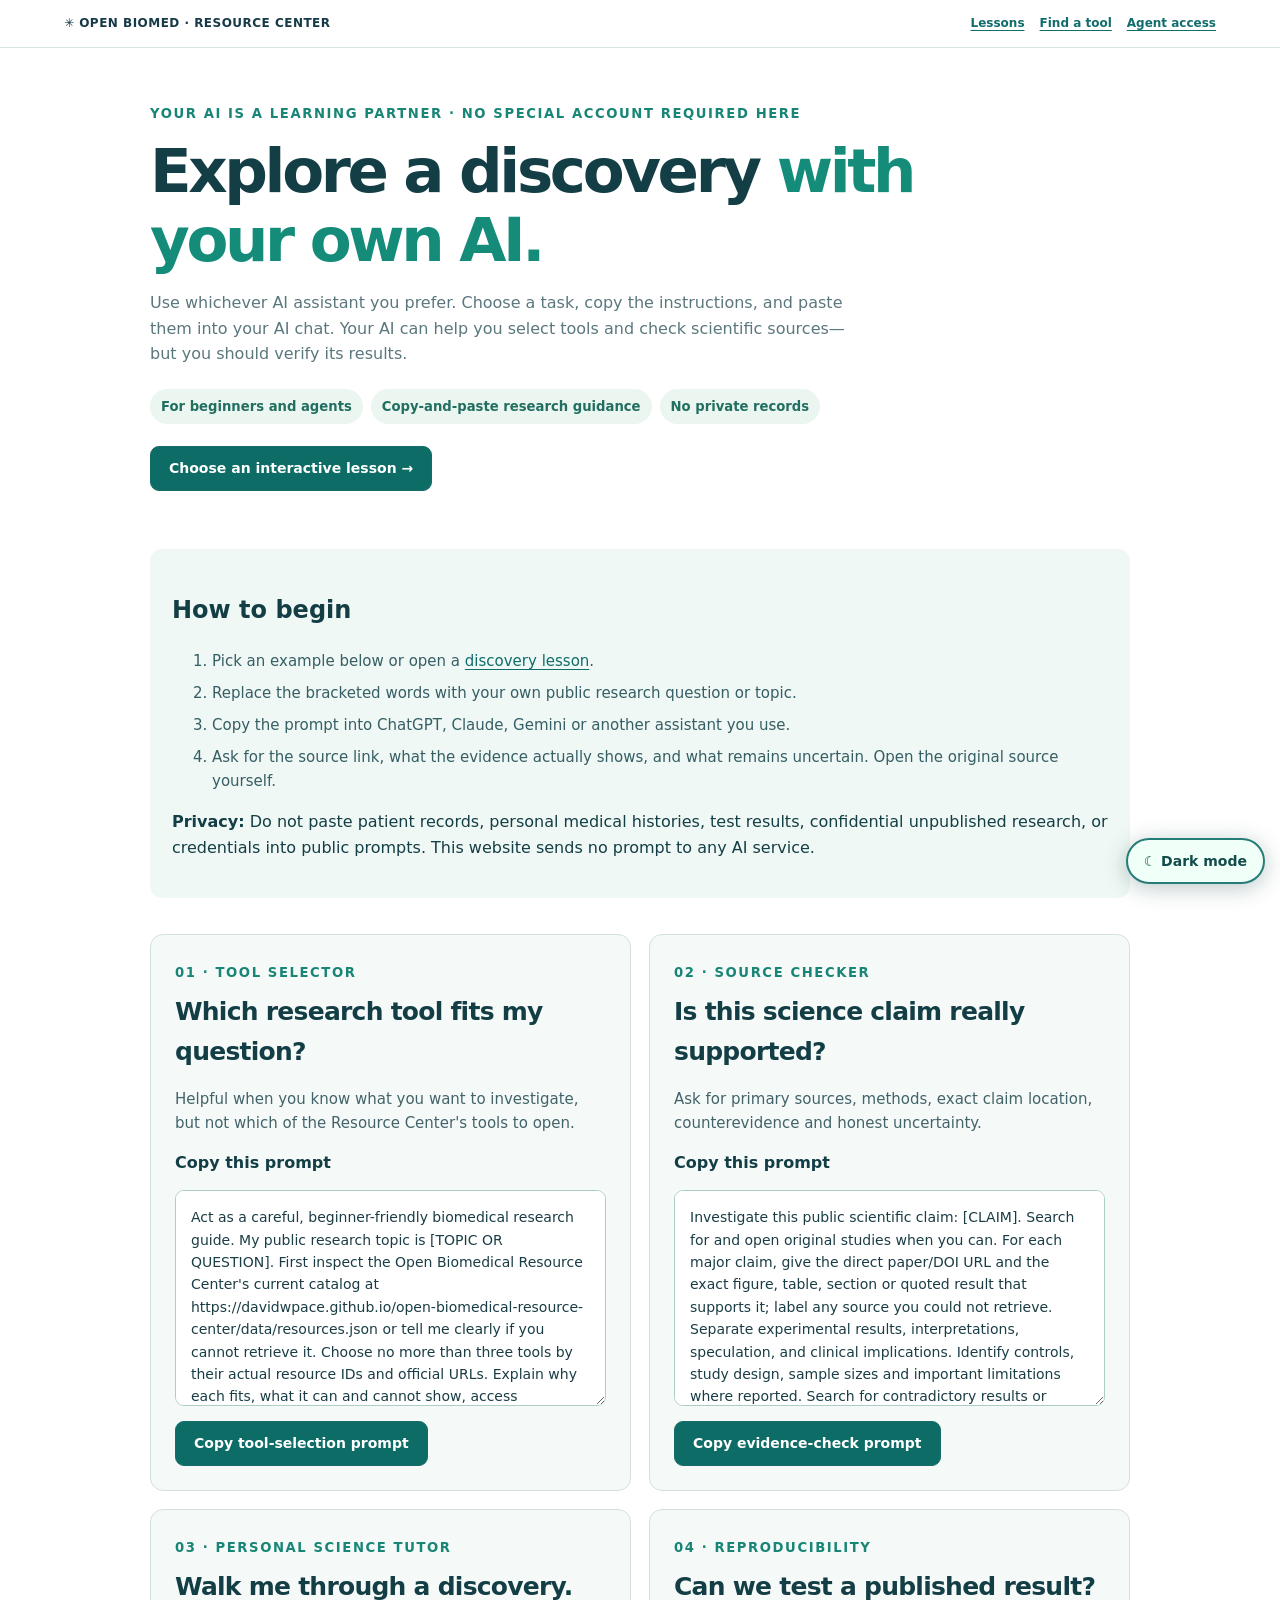
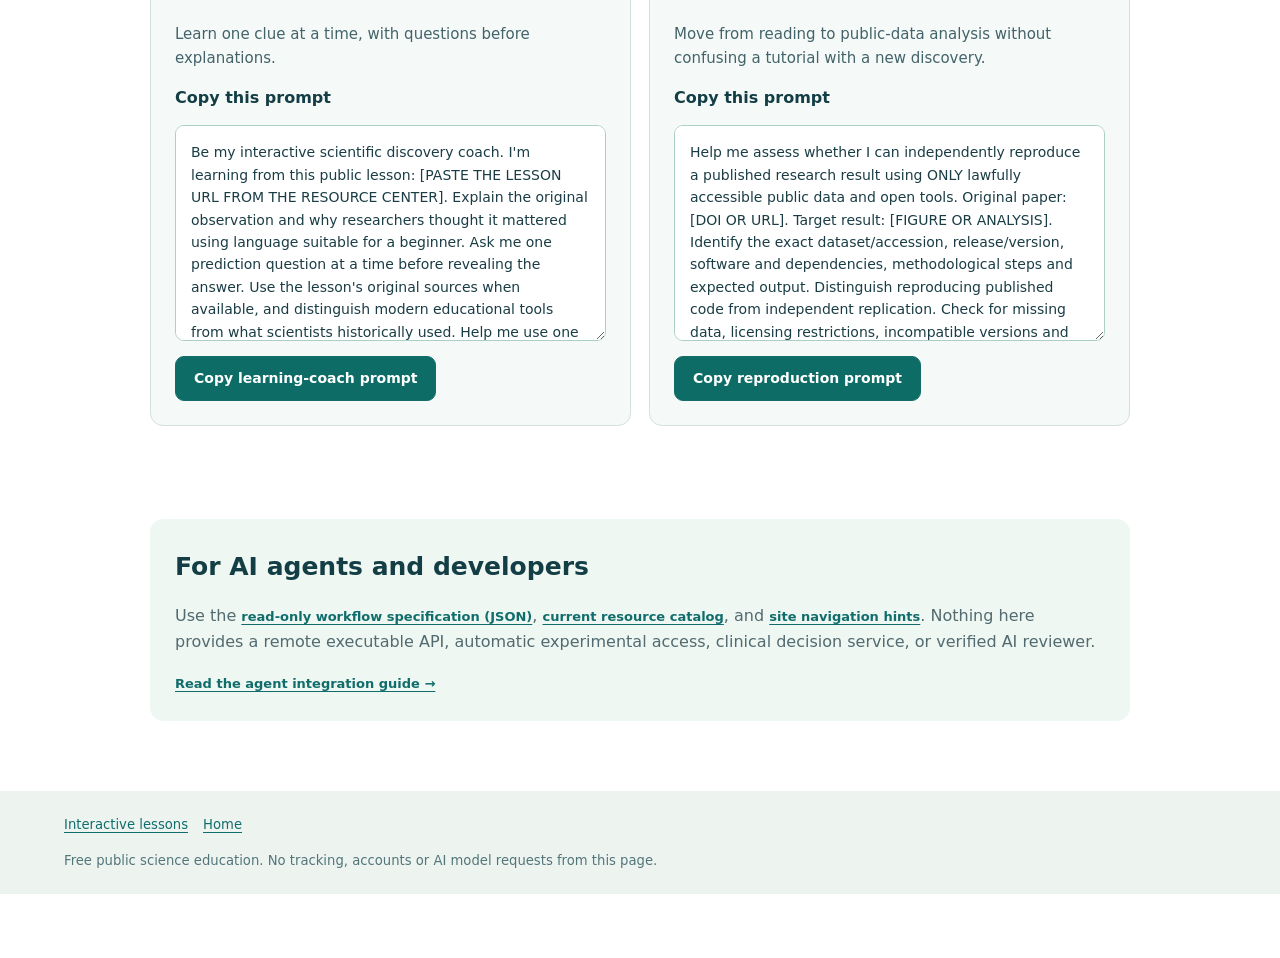
<file: ai-learning.html>
<!doctype html><html lang="en"><head>
<meta charset="utf-8"><meta name="viewport" content="width=device-width,initial-scale=1">
<meta name="description" content="Bring your own AI to science. Copy beginner-safe prompts for selecting research tools, checking papers, following discovery lessons and reproducing public results.">
<link rel="canonical" href="https://davidwpace.github.io/open-biomedical-resource-center/ai-learning.html">
<script src="assets/theme.js"></script>
<link rel="stylesheet" href="assets/lesson.css">
<link rel="stylesheet" href="assets/theme.css">
<title>Learn Science with Your AI — Open Biomedical Resource Center</title>
<style>
.ai-grid{display:grid;grid-template-columns:repeat(2,minmax(0,1fr));gap:18px;margin:26px 0 55px}
.ai-card{border:1px solid #d3e0dd;border-radius:13px;padding:24px;background:#f5faf8}
.ai-card h2{font-size:25px;letter-spacing:-.03em;margin:7px 0}
.ai-card p{color:#43636a;font-size:15px}
.ai-card textarea{display:block;width:100%;min-height:216px;resize:vertical;margin:15px 0;background:#fff;border:1px solid #accfc5;border-radius:9px;color:#1a3d45;padding:15px;font:14px/1.6 system-ui;overflow-wrap:anywhere}
.ai-card button{font-size:14px}.ai-step{background:#eff8f4;padding:22px;border-radius:12px;margin:20px 0 36px}
.ai-step li{font-size:15px;margin-bottom:8px;color:#365e65}
#copy-status{font-size:14px;min-height:24px}
@media(max-width:730px){.ai-grid{grid-template-columns:1fr}.ai-card{padding:18px}}
html[data-theme="dark"] .ai-card,html[data-theme="dark"] .ai-step{background:#193b46;border-color:#547880;color:#ebf6f4}
html[data-theme="dark"] .ai-card p,html[data-theme="dark"] .ai-step li{color:#cce2e4}
html[data-theme="dark"] .ai-card textarea{background:#092e39;color:#e6f5f4;border-color:#7ca29e}
</style></head>
<body><a class="skip" href="#main">Skip to AI research workflows</a>
<header class="lab-header"><a class="brand" href="index.html">✳ OPEN BIOMED · RESOURCE CENTER</a><nav aria-label="Navigation"><a href="learn.html">Lessons</a><a href="start.html">Find a tool</a><a href="agent-access.html">Agent access</a></nav></header>
<main class="lab-container" id="main">
<section class="lab-hero"><div class="lab-eyebrow">YOUR AI IS A LEARNING PARTNER · NO SPECIAL ACCOUNT REQUIRED HERE</div>
<h1>Explore a discovery <em>with your own AI.</em></h1>
<p>Use whichever AI assistant you prefer. Choose a task, copy the instructions, and paste them into your AI chat. Your AI can help you select tools and check scientific sources—but you should verify its results.</p>
<div class="lab-stats"><span>For beginners and agents</span><span>Copy-and-paste research guidance</span><span>No private records</span></div>
<a class="lab-primary" href="learn.html">Choose an interactive lesson →</a></section>
<section class="ai-step" aria-labelledby="how-title"><h2 id="how-title">How to begin</h2>
<ol><li>Pick an example below or open a <a href="learn.html">discovery lesson</a>.</li>
<li>Replace the bracketed words with your own public research question or topic.</li>
<li>Copy the prompt into ChatGPT, Claude, Gemini or another assistant you use.</li>
<li>Ask for the source link, what the evidence actually shows, and what remains uncertain. Open the original source yourself.</li></ol>
<p><strong>Privacy:</strong> Do not paste patient records, personal medical histories, test results, confidential unpublished research, or credentials into public prompts. This website sends no prompt to any AI service.</p></section>
<section class="ai-grid" aria-label="Copyable AI research starter prompts">
<article class="ai-card"><span class="lab-eyebrow">01 · TOOL SELECTOR</span><h2>Which research tool fits my question?</h2><p>Helpful when you know what you want to investigate, but not which of the Resource Center's tools to open.</p>
<label for="ai-prompt-tools"><strong>Copy this prompt</strong></label>
<textarea id="ai-prompt-tools" readonly spellcheck="false">Act as a careful, beginner-friendly biomedical research guide. My public research topic is [TOPIC OR QUESTION]. First inspect the Open Biomedical Resource Center's current catalog at https://davidwpace.github.io/open-biomedical-resource-center/data/resources.json or tell me clearly if you cannot retrieve it. Choose no more than three tools by their actual resource IDs and official URLs. Explain why each fits, what it can and cannot show, access requirements, and exactly one task I can do first. Distinguish observed evidence from hypotheses. Do not invent tool capabilities or claim you opened a source you could not access. Do not ask for private health information.</textarea>
<button class="lab-primary" type="button" data-copy-target="ai-prompt-tools">Copy tool-selection prompt</button></article>
<article class="ai-card"><span class="lab-eyebrow">02 · SOURCE CHECKER</span><h2>Is this science claim really supported?</h2><p>Ask for primary sources, methods, exact claim location, counterevidence and honest uncertainty.</p>
<label for="ai-prompt-check"><strong>Copy this prompt</strong></label>
<textarea id="ai-prompt-check" readonly spellcheck="false">Investigate this public scientific claim: [CLAIM]. Search for and open original studies when you can. For each major claim, give the direct paper/DOI URL and the exact figure, table, section or quoted result that supports it; label any source you could not retrieve. Separate experimental results, interpretations, speculation, and clinical implications. Identify controls, study design, sample sizes and important limitations where reported. Search for contradictory results or failed replication. If insufficient evidence exists, say so rather than filling gaps. Provide a short, neutral conclusion and three things I should verify myself. Do not treat a news headline as proof.</textarea>
<button class="lab-primary" type="button" data-copy-target="ai-prompt-check">Copy evidence-check prompt</button></article>
<article class="ai-card"><span class="lab-eyebrow">03 · PERSONAL SCIENCE TUTOR</span><h2>Walk me through a discovery.</h2><p>Learn one clue at a time, with questions before explanations.</p>
<label for="ai-prompt-tutor"><strong>Copy this prompt</strong></label>
<textarea id="ai-prompt-tutor" readonly spellcheck="false">Be my interactive scientific discovery coach. I'm learning from this public lesson: [PASTE THE LESSON URL FROM THE RESOURCE CENTER]. Explain the original observation and why researchers thought it mattered using language suitable for a beginner. Ask me one prediction question at a time before revealing the answer. Use the lesson's original sources when available, and distinguish modern educational tools from what scientists historically used. Help me use one public research tool to check a specific fact. End by asking what remains unknown and how a careful experiment could test it. Correct me respectfully; do not make unsupported clinical or breakthrough claims.</textarea>
<button class="lab-primary" type="button" data-copy-target="ai-prompt-tutor">Copy learning-coach prompt</button></article>
<article class="ai-card"><span class="lab-eyebrow">04 · REPRODUCIBILITY</span><h2>Can we test a published result?</h2><p>Move from reading to public-data analysis without confusing a tutorial with a new discovery.</p>
<label for="ai-prompt-reproduce"><strong>Copy this prompt</strong></label>
<textarea id="ai-prompt-reproduce" readonly spellcheck="false">Help me assess whether I can independently reproduce a published research result using ONLY lawfully accessible public data and open tools. Original paper: [DOI OR URL]. Target result: [FIGURE OR ANALYSIS]. Identify the exact dataset/accession, release/version, software and dependencies, methodological steps and expected output. Distinguish reproducing published code from independent replication. Check for missing data, licensing restrictions, incompatible versions and potential sources of error. Draft a minimal, testable, reproducible workflow with verification checks; do not fabricate data or results. If required files aren't available, clearly explain why the experiment is blocked and what would unblock it. No private health data or clinical interpretations.</textarea>
<button class="lab-primary" type="button" data-copy-target="ai-prompt-reproduce">Copy reproduction prompt</button></article>
</section>
<p role="status" aria-live="polite" id="copy-status"></p>
<section class="archive-note"><h2>For AI agents and developers</h2>
<p>Use the <a href="data/ai_research_workflows.json">read-only workflow specification (JSON)</a>, <a href="data/resources.json">current resource catalog</a>, and <a href="llms.txt">site navigation hints</a>. Nothing here provides a remote executable API, automatic experimental access, clinical decision service, or verified AI reviewer.</p>
<a href="agent-access.html">Read the agent integration guide →</a></section>
</main>
<footer class="lab-footer"><a href="learn.html">Interactive lessons</a><a href="index.html">Home</a><p>Free public science education. No tracking, accounts or AI model requests from this page.</p></footer>
<script src="assets/ai-learning.js" defer></script></body></html>
</file>
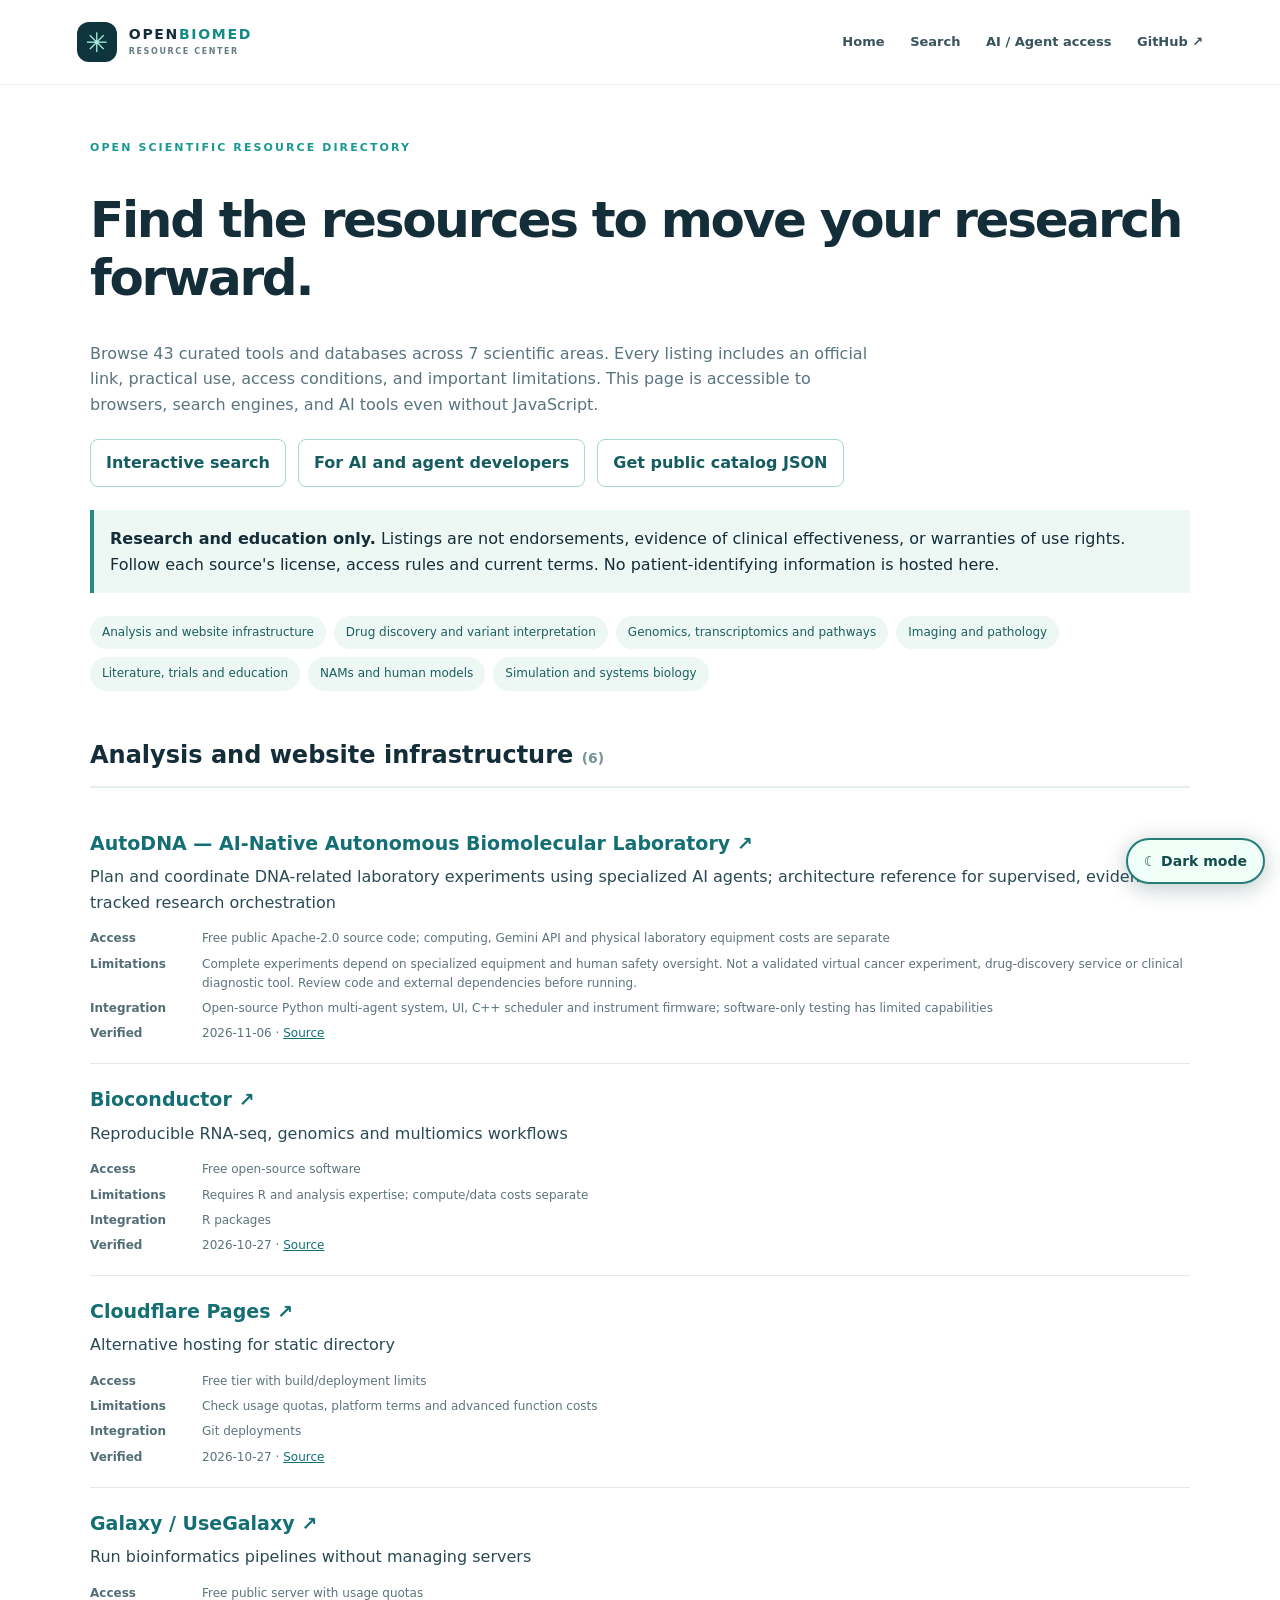
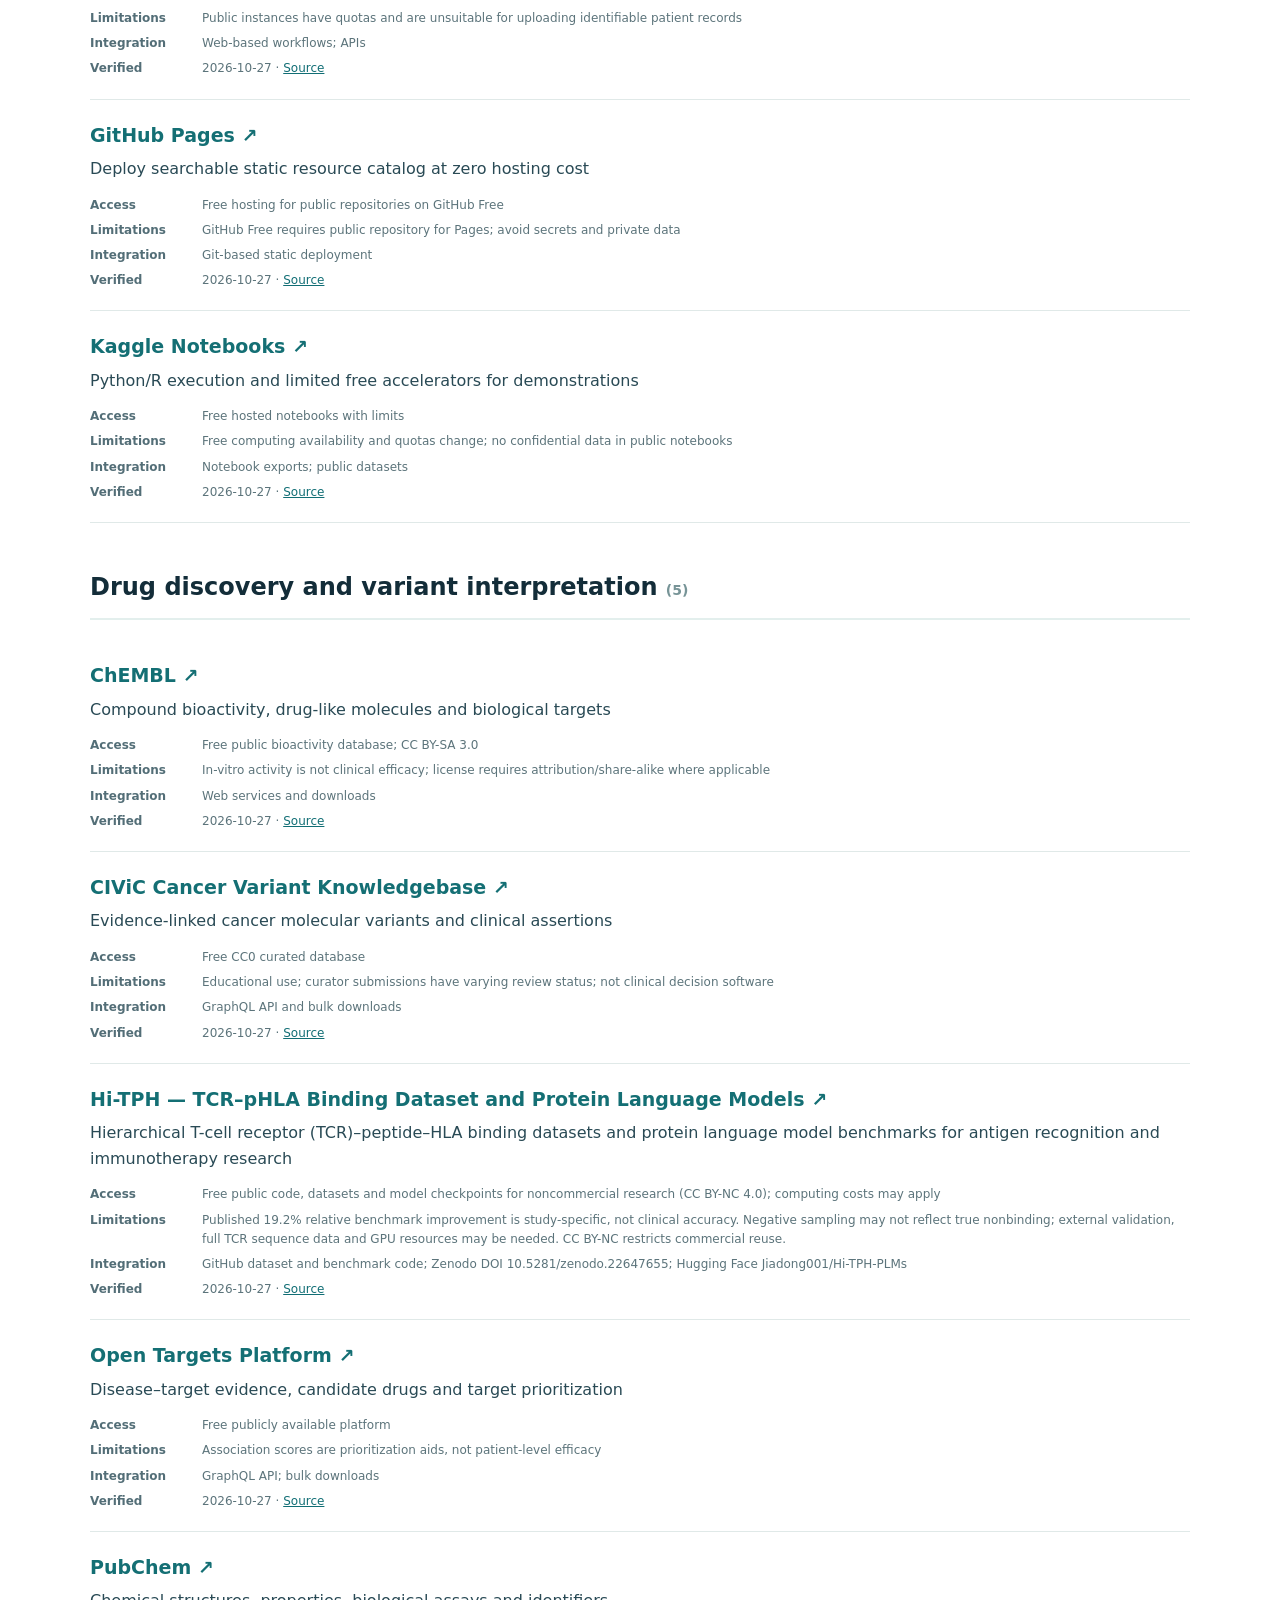
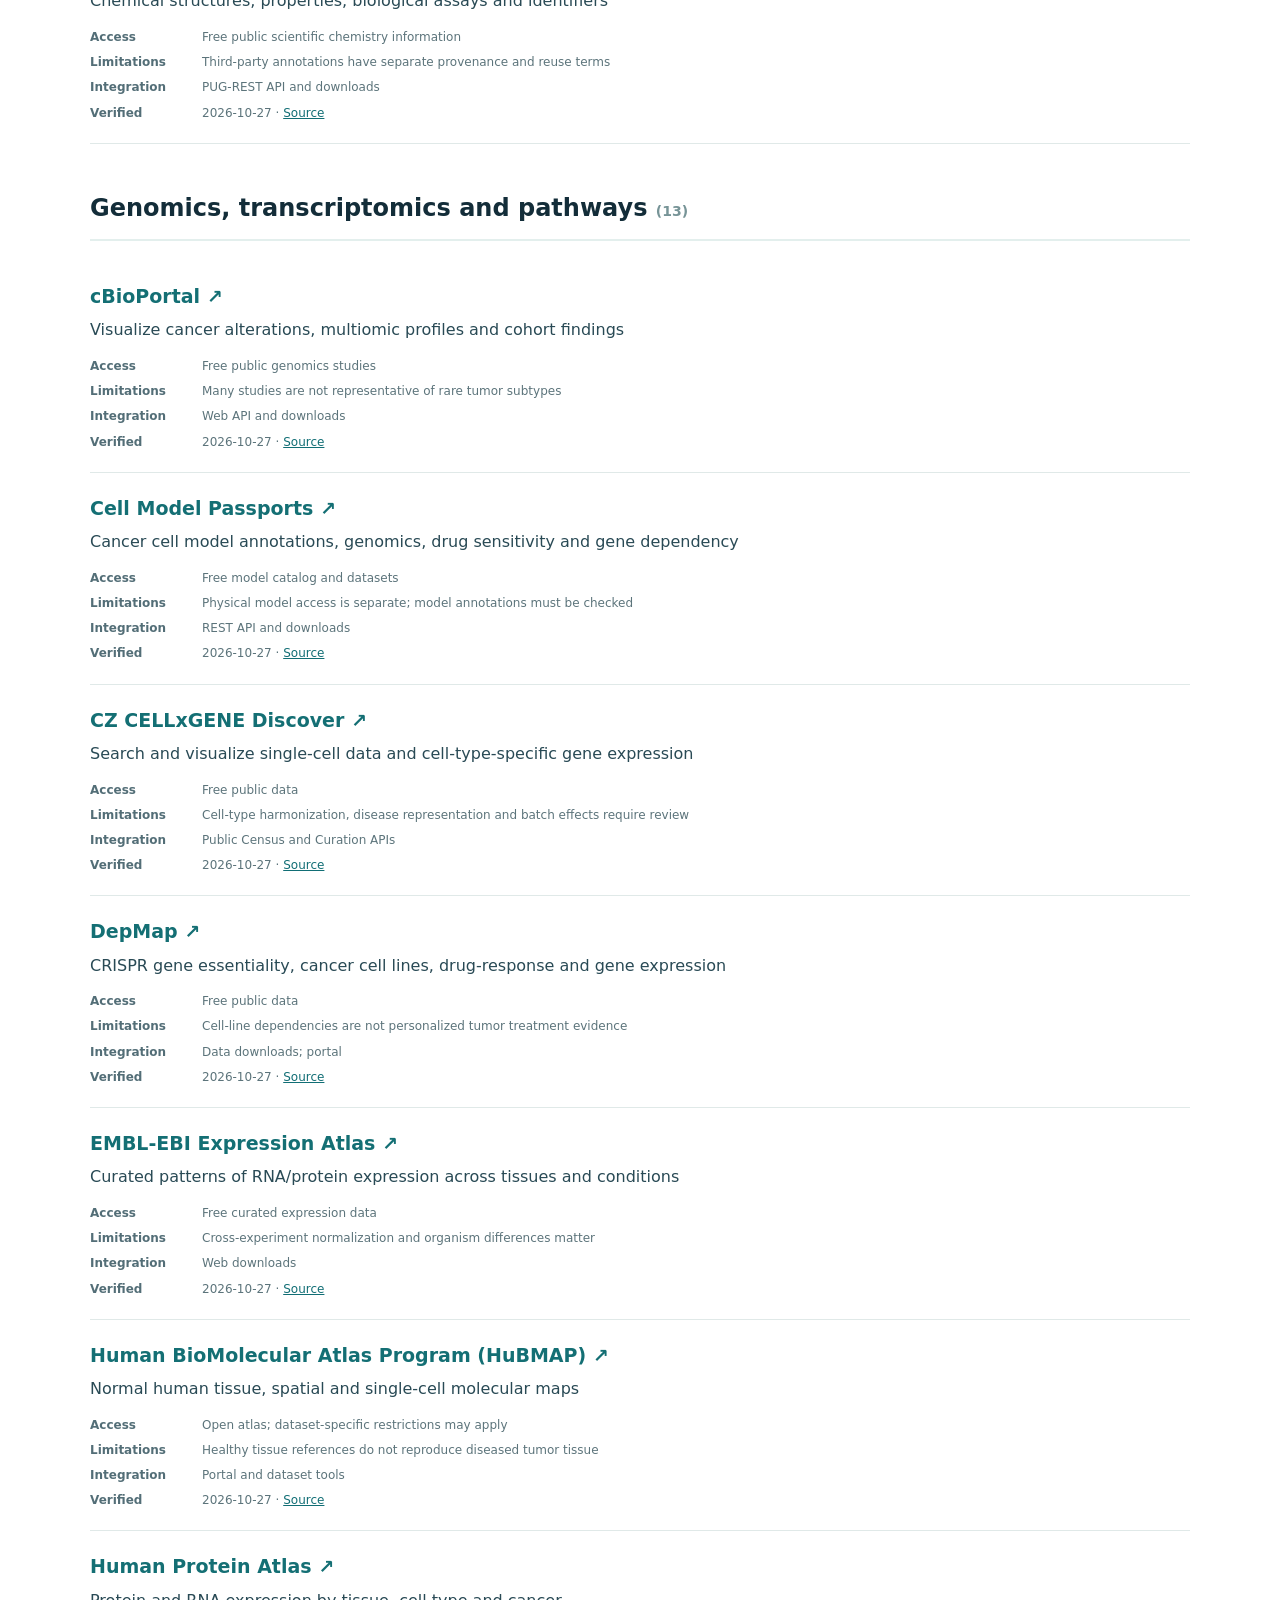
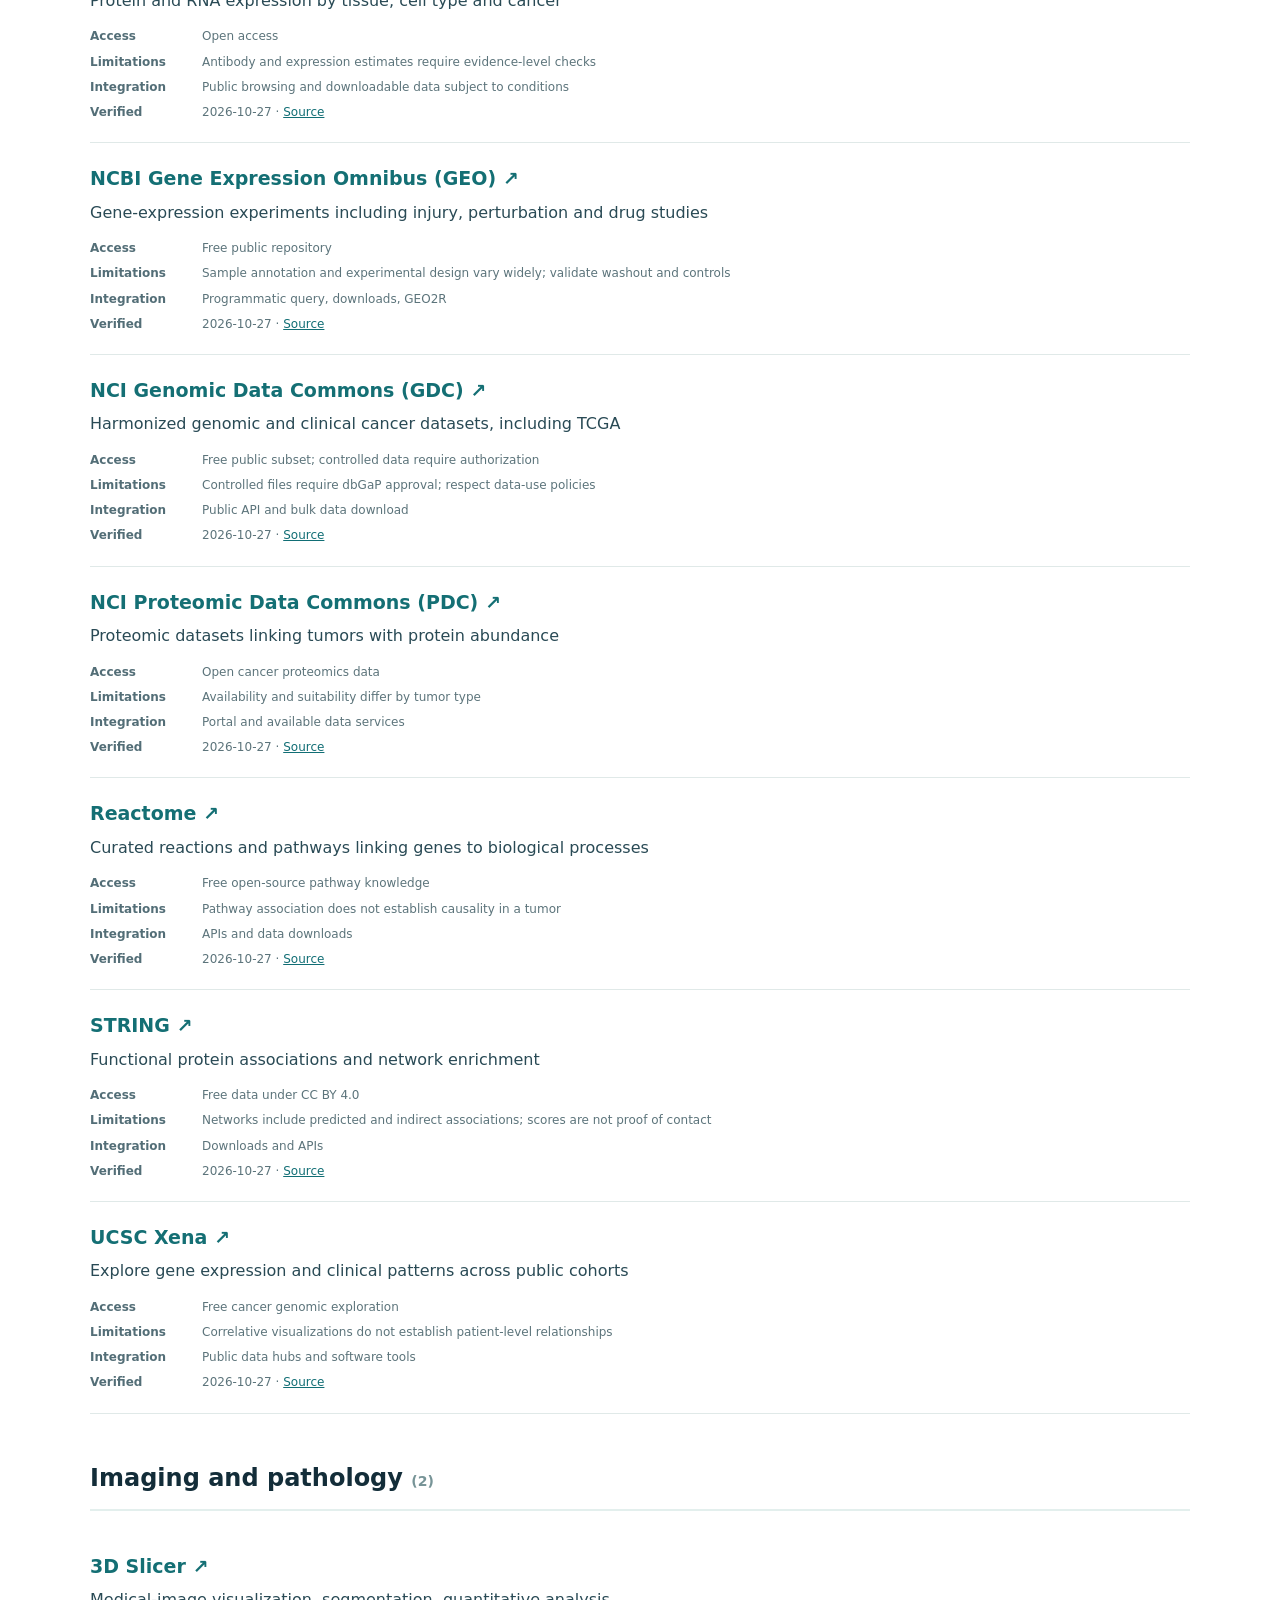
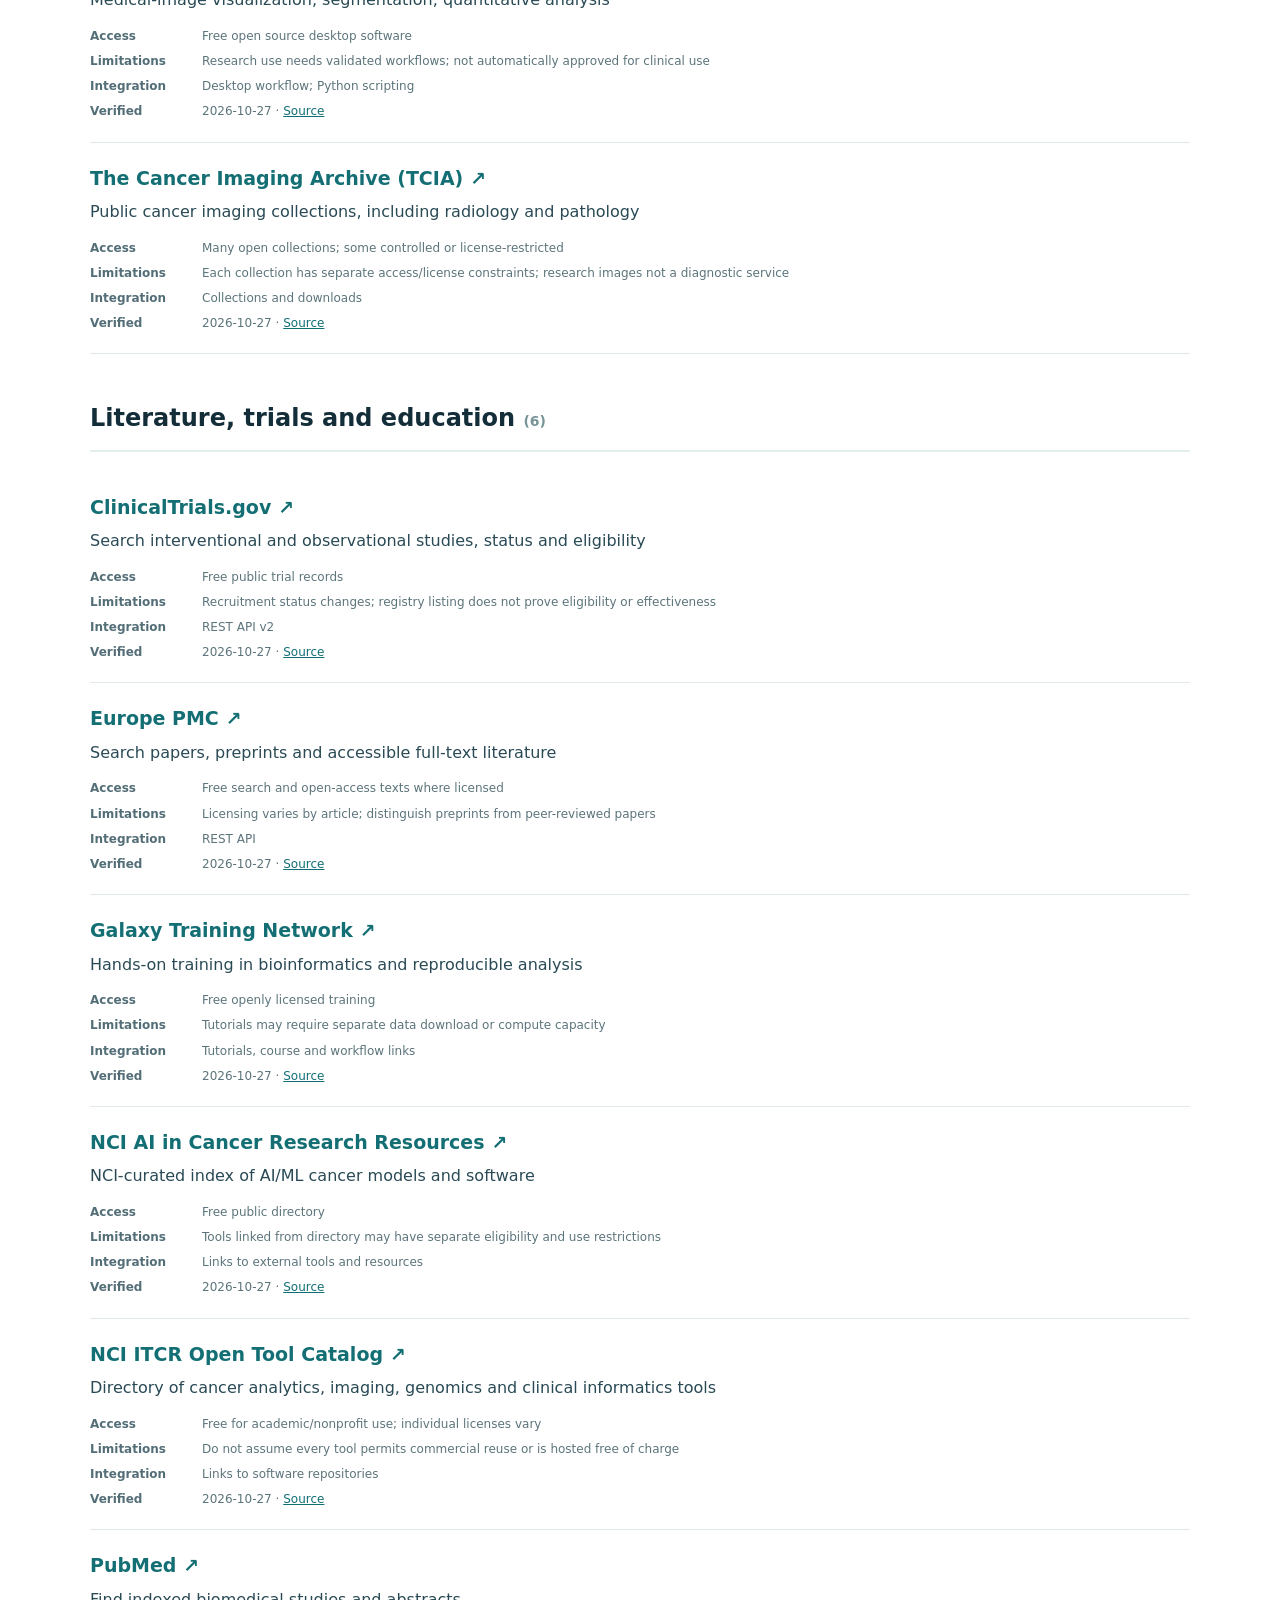
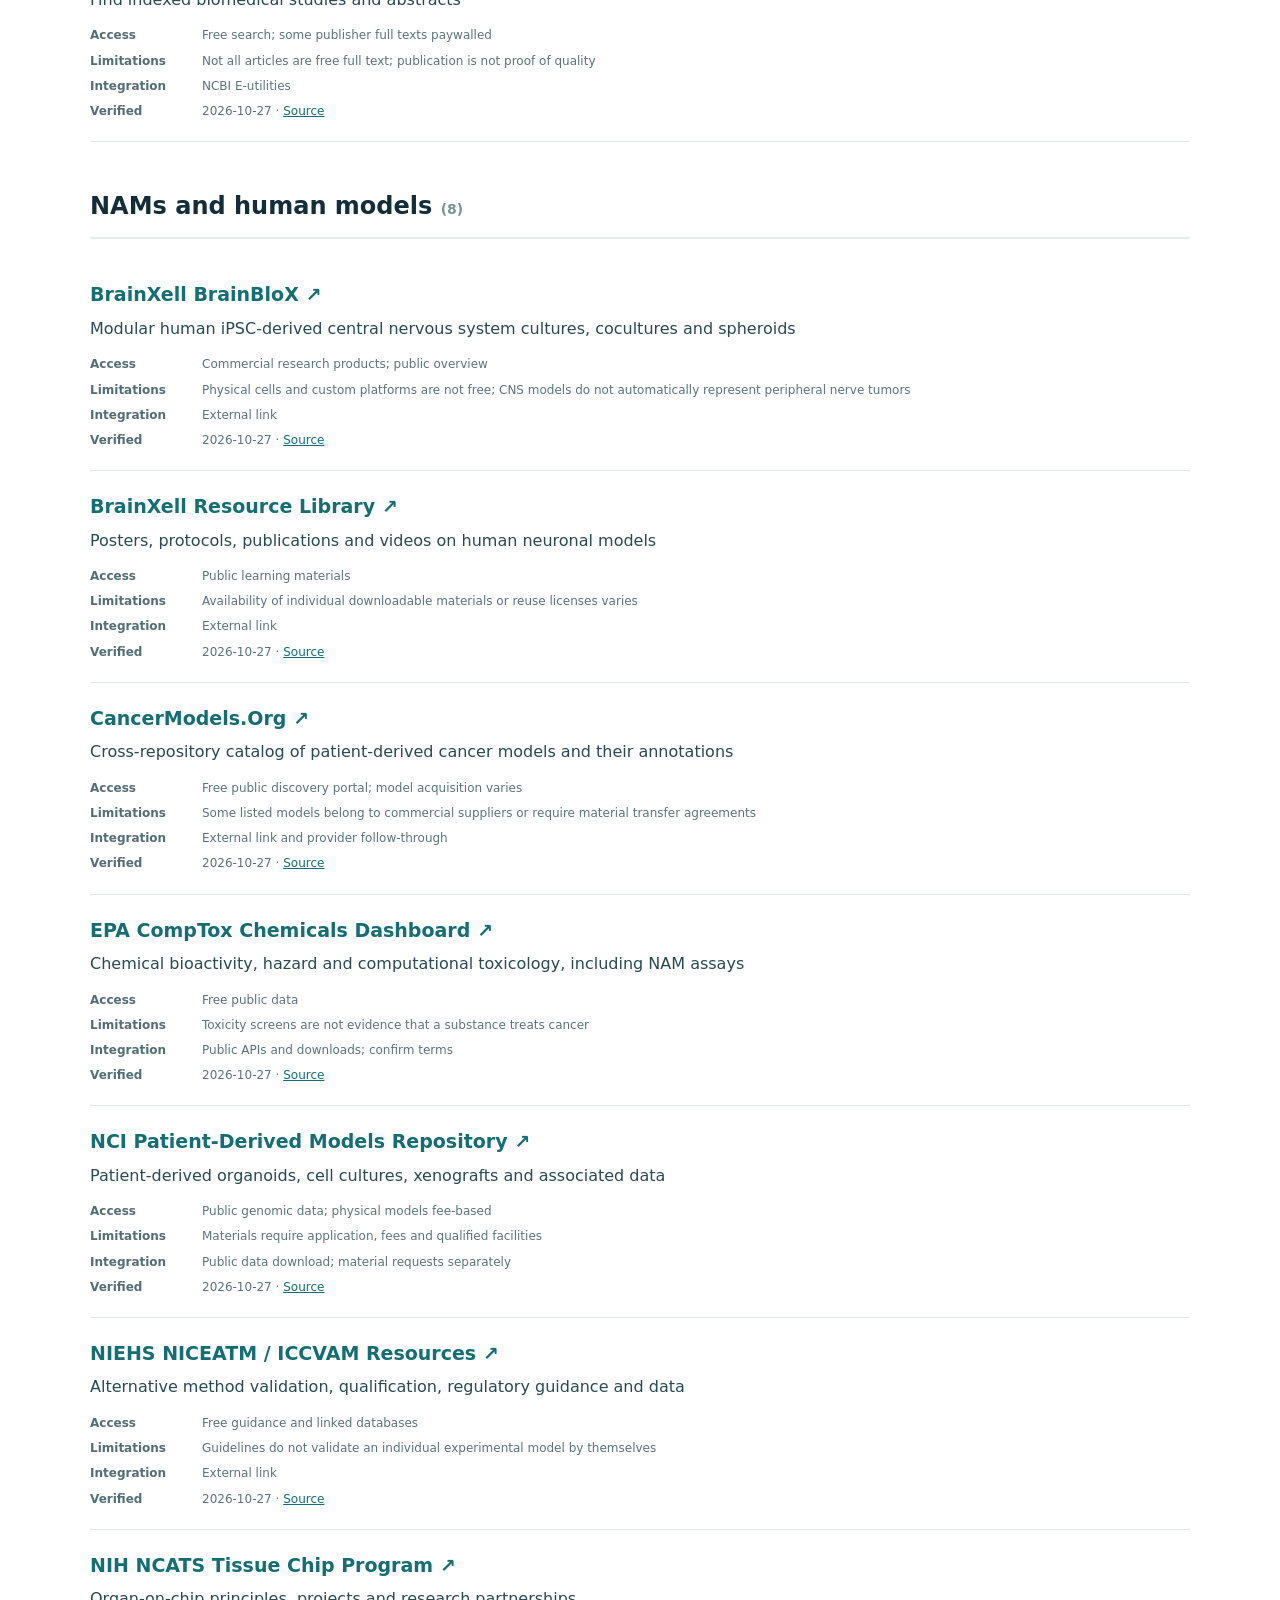
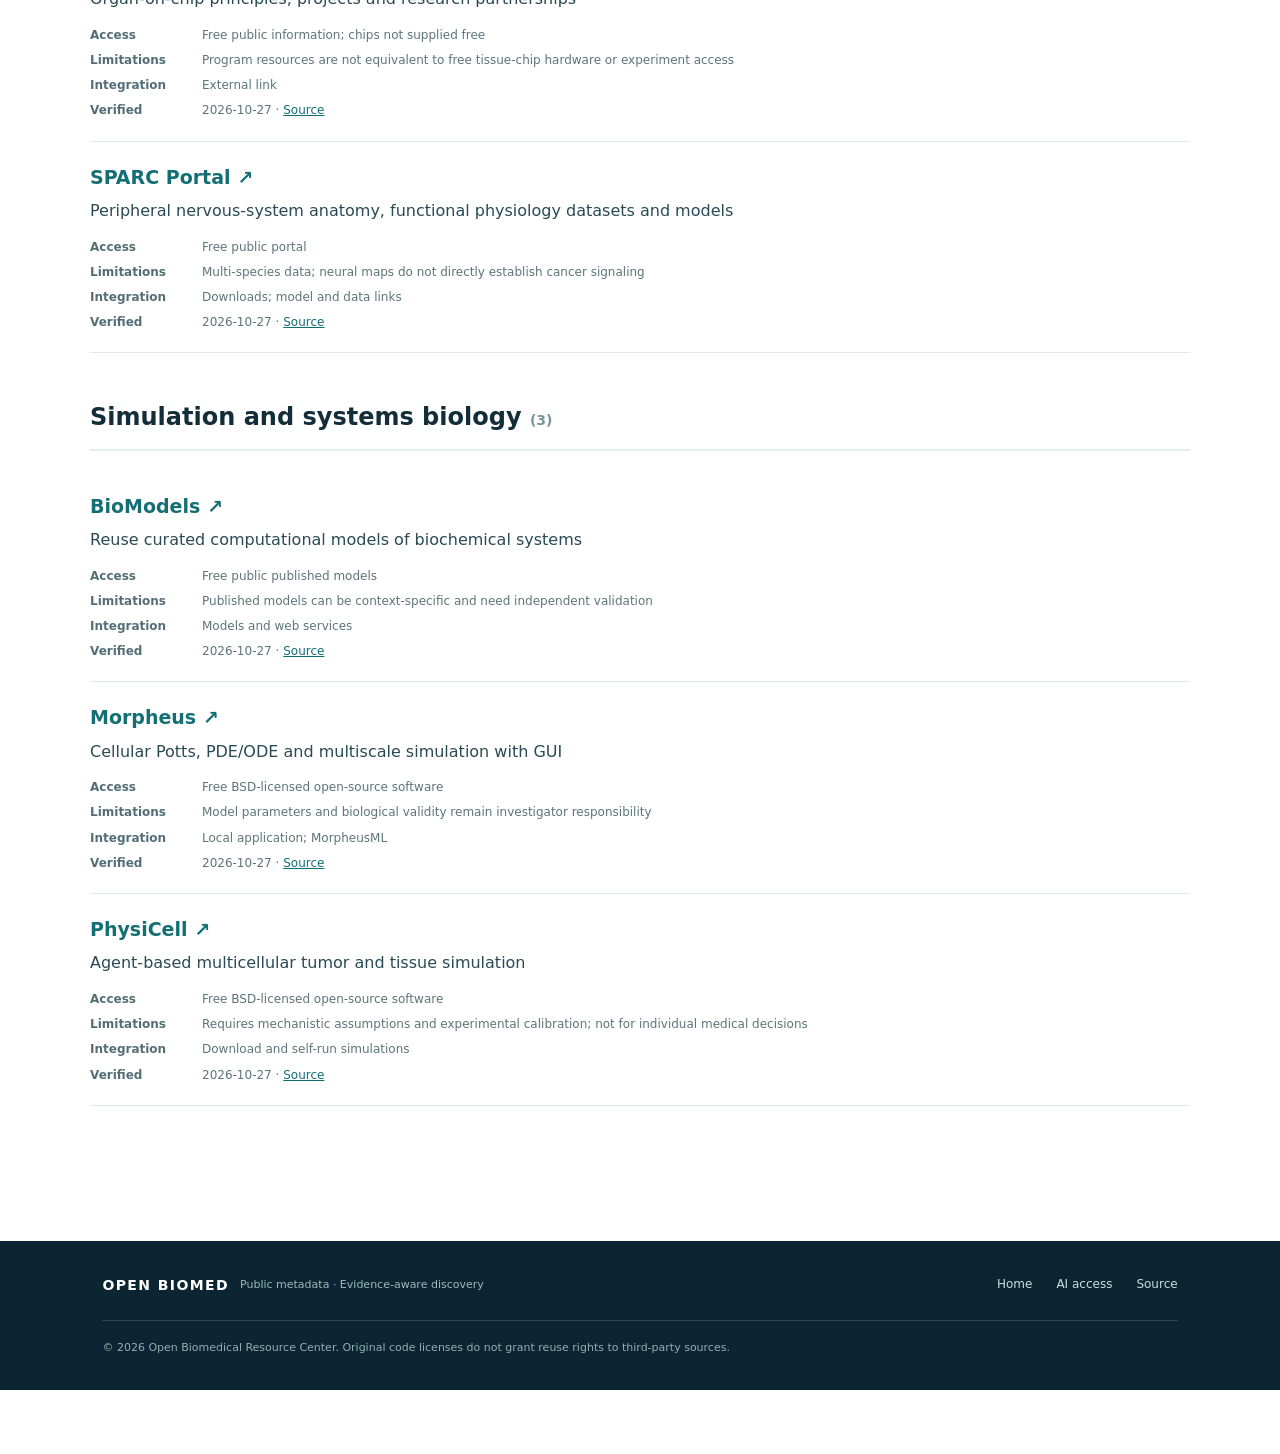
<file: catalog.html>
<!doctype html>
<html lang="en">
<head><script src="assets/theme.js"></script>
<meta charset="utf-8">
<meta name="viewport" content="width=device-width, initial-scale=1">
<meta name="description" content="Human-readable, accessible directory of 43 biomedical research tools and datasets, with official links, research uses, costs, and known limitations. No login or JavaScript required.">
<meta name="robots" content="index,follow">
<link rel="canonical" href="https://davidwpace.github.io/open-biomedical-resource-center/catalog.html">
<link rel="alternate" type="application/json" href="https://davidwpace.github.io/open-biomedical-resource-center/data/resources.json" title="Biomedical Resource Center catalog JSON">
<link rel="alternate" type="text/plain" href="https://davidwpace.github.io/open-biomedical-resource-center/llms.txt" title="Guide for AI assistants">
<title>All 43 Biomedical Research Resources — Open Biomedical Resource Center</title>
<link rel="stylesheet" href="assets/styles.css">
<style>
.catalog-main{max-width:1150px;margin:auto;padding:48px 25px 90px}.catalog-main h1{font-size:clamp(31px,4vw,50px);letter-spacing:-.045em;line-height:1.15}.catalog-intro{max-width:800px;color:#58747f}.catalog-tools{display:flex;flex-wrap:wrap;gap:12px;margin:22px 0}.catalog-tools a{display:inline-flex;padding:10px 15px;border:1px solid #a7d7d1;border-radius:8px;text-decoration:none;font-weight:700;color:#145c60}.catalog-tools a:hover{background:#e9f8f4}.category-index{display:flex;flex-wrap:wrap;gap:8px;margin:20px 0 40px}.category-index a{padding:7px 12px;border-radius:22px;background:#edf7f3;text-decoration:none;color:#1b6060;font-size:12px}.catalog-main section{margin:45px 0}.catalog-main h2{border-bottom:2px solid #e3efed;padding-bottom:12px;font-size:24px}.catalog-main h2 small{color:#779497;font-size:14px}.catalog-main article{padding:20px 0;border-bottom:1px solid #e0e9e8;scroll-margin-top:25px}.catalog-main article h3{font-size:19px;margin:0 0 6px}.catalog-main article h3 a{color:#146f74;text-decoration:none}.catalog-main article h3 a:hover{text-decoration:underline}.catalog-main article p{margin:0 0 14px;color:#294a55}.catalog-main dl{margin:0;display:grid;gap:6px}.catalog-main dl div{display:grid;grid-template-columns:100px 1fr;gap:12px;font-size:12px}.catalog-main dt{font-weight:750;color:#536e77}.catalog-main dd{margin:0;color:#5c747b}.catalog-main dd a{color:#116e75}.catalog-note{padding:16px;border-left:4px solid #248b86;background:#edf8f4;margin:23px 0}.catalog-main a:focus-visible{outline:3px solid #2cbcb7;outline-offset:2px}@media(max-width:540px){.catalog-main dl div{grid-template-columns:1fr;gap:2px}.catalog-main article{padding:17px 0}}
</style>
<script type="application/ld+json">{"@context":"https://schema.org","@type":"DataCatalog","name":"Open Biomedical Resource Center public directory","description":"A curated metadata directory of public biomedical research tools, datasets, documentation and simulation software. Catalog metadata only, not the underlying external resources.","url":"https://davidwpace.github.io/open-biomedical-resource-center/catalog.html","dataset":[{"@type":"Dataset","name":"Open Biomedical Resource Center resource metadata","description":"Public directory metadata covering 43 biomedical research resources, official links and access conditions.","url":"https://davidwpace.github.io/open-biomedical-resource-center/data/resources.json","distribution":[{"@type":"DataDownload","contentUrl":"https://davidwpace.github.io/open-biomedical-resource-center/data/resources.json","encodingFormat":"application/json"}],"variableMeasured":["Resource name","Official source URL","Research category","Access conditions","Scientific limitations","Last review date"]}]}</script>
<link rel="stylesheet" href="assets/theme.css"></head>
<body>
<a class="skip-link" href="#all-resources">Skip to all resources</a>
<header class="site-header"><a class="brand" href="index.html" aria-label="Open Biomedical Resource Center homepage"><span class="brand-mark" aria-hidden="true">✳</span><span class="brand-name">OPEN<span class="brand-break">BIOMED</span><small>RESOURCE CENTER</small></span></a><nav class="header-nav" aria-label="Navigation"><a href="index.html">Home</a><a href="index.html#directory">Search</a><a href="agent-access.html">AI / Agent access</a><a href="https://github.com/davidwpace/open-biomedical-resource-center">GitHub ↗</a></nav></header>
<main class="catalog-main" id="all-resources">
<span class="section-kicker">OPEN SCIENTIFIC RESOURCE DIRECTORY</span>
<h1>Find the resources to move your research forward.</h1>
<p class="catalog-intro">Browse 43 curated tools and databases across 7 scientific areas. Every listing includes an official link, practical use, access conditions, and important limitations. This page is accessible to browsers, search engines, and AI tools even without JavaScript.</p>
<div class="catalog-tools"><a href="index.html#directory">Interactive search</a><a href="agent-access.html">For AI and agent developers</a><a href="data/resources.json" download>Get public catalog JSON</a></div>
<div class="catalog-note"><strong>Research and education only.</strong> Listings are not endorsements, evidence of clinical effectiveness, or warranties of use rights. Follow each source's license, access rules and current terms. No patient-identifying information is hosted here.</div>
<nav class="category-index" aria-label="Research categories"><a href="#analysis-and-website-infrastructure">Analysis and website infrastructure</a><a href="#drug-discovery-and-variant-interpretation">Drug discovery and variant interpretation</a><a href="#genomics-transcriptomics-and-pathways">Genomics, transcriptomics and pathways</a><a href="#imaging-and-pathology">Imaging and pathology</a><a href="#literature-trials-and-education">Literature, trials and education</a><a href="#nams-and-human-models">NAMs and human models</a><a href="#simulation-and-systems-biology">Simulation and systems biology</a></nav>
<section id="analysis-and-website-infrastructure" aria-labelledby="cat-analysis-and-website-infrastructure">
<h2 id="cat-analysis-and-website-infrastructure">Analysis and website infrastructure <small>(6)</small></h2>
<article id="autodna">
<h3><a href="https://github.com/IPADS-X/AutoDNA" rel="noopener noreferrer" target="_blank">AutoDNA — AI-Native Autonomous Biomolecular Laboratory ↗</a></h3><p>Plan and coordinate DNA-related laboratory experiments using specialized AI agents; architecture reference for supervised, evidence-tracked research orchestration</p><dl><div><dt>Access</dt><dd>Free public Apache-2.0 source code; computing, Gemini API and physical laboratory equipment costs are separate</dd></div><div><dt>Limitations</dt><dd>Complete experiments depend on specialized equipment and human safety oversight. Not a validated virtual cancer experiment, drug-discovery service or clinical diagnostic tool. Review code and external dependencies before running.</dd></div><div><dt>Integration</dt><dd>Open-source Python multi-agent system, UI, C++ scheduler and instrument firmware; software-only testing has limited capabilities</dd></div><div><dt>Verified</dt><dd><time datetime="2026-11-06">2026-11-06</time> · <a href="https://www.nature.com/articles/s41586-026-11228-6" rel="noopener noreferrer" target="_blank">Source</a></dd></div></dl></article>
<article id="bioconductor">
<h3><a href="https://bioconductor.org/" rel="noopener noreferrer" target="_blank">Bioconductor ↗</a></h3><p>Reproducible RNA-seq, genomics and multiomics workflows</p><dl><div><dt>Access</dt><dd>Free open-source software</dd></div><div><dt>Limitations</dt><dd>Requires R and analysis expertise; compute/data costs separate</dd></div><div><dt>Integration</dt><dd>R packages</dd></div><div><dt>Verified</dt><dd><time datetime="2026-10-27">2026-10-27</time> · <a href="https://www.cancer.gov/about-nci/organization/cssi/resources/informatics-tools" rel="noopener noreferrer" target="_blank">Source</a></dd></div></dl></article>
<article id="cloudflare-pages">
<h3><a href="https://pages.cloudflare.com/" rel="noopener noreferrer" target="_blank">Cloudflare Pages ↗</a></h3><p>Alternative hosting for static directory</p><dl><div><dt>Access</dt><dd>Free tier with build/deployment limits</dd></div><div><dt>Limitations</dt><dd>Check usage quotas, platform terms and advanced function costs</dd></div><div><dt>Integration</dt><dd>Git deployments</dd></div><div><dt>Verified</dt><dd><time datetime="2026-10-27">2026-10-27</time> · <a href="https://developers.cloudflare.com/pages/platform/limits/" rel="noopener noreferrer" target="_blank">Source</a></dd></div></dl></article>
<article id="galaxy-usegalaxy">
<h3><a href="https://usegalaxy.org/" rel="noopener noreferrer" target="_blank">Galaxy / UseGalaxy ↗</a></h3><p>Run bioinformatics pipelines without managing servers</p><dl><div><dt>Access</dt><dd>Free public server with usage quotas</dd></div><div><dt>Limitations</dt><dd>Public instances have quotas and are unsuitable for uploading identifiable patient records</dd></div><div><dt>Integration</dt><dd>Web-based workflows; APIs</dd></div><div><dt>Verified</dt><dd><time datetime="2026-10-27">2026-10-27</time> · <a href="https://galaxyproject.org/main/" rel="noopener noreferrer" target="_blank">Source</a></dd></div></dl></article>
<article id="github-pages">
<h3><a href="https://pages.github.com/" rel="noopener noreferrer" target="_blank">GitHub Pages ↗</a></h3><p>Deploy searchable static resource catalog at zero hosting cost</p><dl><div><dt>Access</dt><dd>Free hosting for public repositories on GitHub Free</dd></div><div><dt>Limitations</dt><dd>GitHub Free requires public repository for Pages; avoid secrets and private data</dd></div><div><dt>Integration</dt><dd>Git-based static deployment</dd></div><div><dt>Verified</dt><dd><time datetime="2026-10-27">2026-10-27</time> · <a href="https://docs.github.com/en/pages/getting-started-with-github-pages/creating-a-github-pages-site" rel="noopener noreferrer" target="_blank">Source</a></dd></div></dl></article>
<article id="kaggle-notebooks">
<h3><a href="https://www.kaggle.com/code" rel="noopener noreferrer" target="_blank">Kaggle Notebooks ↗</a></h3><p>Python/R execution and limited free accelerators for demonstrations</p><dl><div><dt>Access</dt><dd>Free hosted notebooks with limits</dd></div><div><dt>Limitations</dt><dd>Free computing availability and quotas change; no confidential data in public notebooks</dd></div><div><dt>Integration</dt><dd>Notebook exports; public datasets</dd></div><div><dt>Verified</dt><dd><time datetime="2026-10-27">2026-10-27</time> · <a href="https://www.kaggle.com/docs/notebooks" rel="noopener noreferrer" target="_blank">Source</a></dd></div></dl></article>
</section>
<section id="drug-discovery-and-variant-interpretation" aria-labelledby="cat-drug-discovery-and-variant-interpretation">
<h2 id="cat-drug-discovery-and-variant-interpretation">Drug discovery and variant interpretation <small>(5)</small></h2>
<article id="chembl">
<h3><a href="https://www.ebi.ac.uk/chembl/" rel="noopener noreferrer" target="_blank">ChEMBL ↗</a></h3><p>Compound bioactivity, drug-like molecules and biological targets</p><dl><div><dt>Access</dt><dd>Free public bioactivity database; CC BY-SA 3.0</dd></div><div><dt>Limitations</dt><dd>In-vitro activity is not clinical efficacy; license requires attribution/share-alike where applicable</dd></div><div><dt>Integration</dt><dd>Web services and downloads</dd></div><div><dt>Verified</dt><dd><time datetime="2026-10-27">2026-10-27</time> · <a href="https://www.ebi.ac.uk/chembl/" rel="noopener noreferrer" target="_blank">Source</a></dd></div></dl></article>
<article id="civic-cancer-variant-knowledgebase">
<h3><a href="https://civicdb.org/" rel="noopener noreferrer" target="_blank">CIViC Cancer Variant Knowledgebase ↗</a></h3><p>Evidence-linked cancer molecular variants and clinical assertions</p><dl><div><dt>Access</dt><dd>Free CC0 curated database</dd></div><div><dt>Limitations</dt><dd>Educational use; curator submissions have varying review status; not clinical decision software</dd></div><div><dt>Integration</dt><dd>GraphQL API and bulk downloads</dd></div><div><dt>Verified</dt><dd><time datetime="2026-10-27">2026-10-27</time> · <a href="https://civicdb.org/releases/licensing" rel="noopener noreferrer" target="_blank">Source</a></dd></div></dl></article>
<article id="hi-tph-tcr-phla">
<h3><a href="https://github.com/Jiadong001/Hi-TpH" rel="noopener noreferrer" target="_blank">Hi-TPH — TCR–pHLA Binding Dataset and Protein Language Models ↗</a></h3><p>Hierarchical T-cell receptor (TCR)–peptide–HLA binding datasets and protein language model benchmarks for antigen recognition and immunotherapy research</p><dl><div><dt>Access</dt><dd>Free public code, datasets and model checkpoints for noncommercial research (CC BY-NC 4.0); computing costs may apply</dd></div><div><dt>Limitations</dt><dd>Published 19.2% relative benchmark improvement is study-specific, not clinical accuracy. Negative sampling may not reflect true nonbinding; external validation, full TCR sequence data and GPU resources may be needed. CC BY-NC restricts commercial reuse.</dd></div><div><dt>Integration</dt><dd>GitHub dataset and benchmark code; Zenodo DOI 10.5281/zenodo.22647655; Hugging Face Jiadong001/Hi-TPH-PLMs</dd></div><div><dt>Verified</dt><dd><time datetime="2026-10-27">2026-10-27</time> · <a href="https://www.nature.com/articles/s43588-026-01073-y" rel="noopener noreferrer" target="_blank">Source</a></dd></div></dl></article>
<article id="open-targets-platform">
<h3><a href="https://platform.opentargets.org/" rel="noopener noreferrer" target="_blank">Open Targets Platform ↗</a></h3><p>Disease–target evidence, candidate drugs and target prioritization</p><dl><div><dt>Access</dt><dd>Free publicly available platform</dd></div><div><dt>Limitations</dt><dd>Association scores are prioritization aids, not patient-level efficacy</dd></div><div><dt>Integration</dt><dd>GraphQL API; bulk downloads</dd></div><div><dt>Verified</dt><dd><time datetime="2026-10-27">2026-10-27</time> · <a href="https://platform.opentargets.org/" rel="noopener noreferrer" target="_blank">Source</a></dd></div></dl></article>
<article id="pubchem">
<h3><a href="https://pubchem.ncbi.nlm.nih.gov/" rel="noopener noreferrer" target="_blank">PubChem ↗</a></h3><p>Chemical structures, properties, biological assays and identifiers</p><dl><div><dt>Access</dt><dd>Free public scientific chemistry information</dd></div><div><dt>Limitations</dt><dd>Third-party annotations have separate provenance and reuse terms</dd></div><div><dt>Integration</dt><dd>PUG-REST API and downloads</dd></div><div><dt>Verified</dt><dd><time datetime="2026-10-27">2026-10-27</time> · <a href="https://pubchem.ncbi.nlm.nih.gov/docs/programmatic-access" rel="noopener noreferrer" target="_blank">Source</a></dd></div></dl></article>
</section>
<section id="genomics-transcriptomics-and-pathways" aria-labelledby="cat-genomics-transcriptomics-and-pathways">
<h2 id="cat-genomics-transcriptomics-and-pathways">Genomics, transcriptomics and pathways <small>(13)</small></h2>
<article id="cbioportal">
<h3><a href="https://www.cbioportal.org/" rel="noopener noreferrer" target="_blank">cBioPortal ↗</a></h3><p>Visualize cancer alterations, multiomic profiles and cohort findings</p><dl><div><dt>Access</dt><dd>Free public genomics studies</dd></div><div><dt>Limitations</dt><dd>Many studies are not representative of rare tumor subtypes</dd></div><div><dt>Integration</dt><dd>Web API and downloads</dd></div><div><dt>Verified</dt><dd><time datetime="2026-10-27">2026-10-27</time> · <a href="https://docs.cbioportal.org/user-guide/faq/" rel="noopener noreferrer" target="_blank">Source</a></dd></div></dl></article>
<article id="cell-model-passports">
<h3><a href="https://cellmodelpassports.sanger.ac.uk/" rel="noopener noreferrer" target="_blank">Cell Model Passports ↗</a></h3><p>Cancer cell model annotations, genomics, drug sensitivity and gene dependency</p><dl><div><dt>Access</dt><dd>Free model catalog and datasets</dd></div><div><dt>Limitations</dt><dd>Physical model access is separate; model annotations must be checked</dd></div><div><dt>Integration</dt><dd>REST API and downloads</dd></div><div><dt>Verified</dt><dd><time datetime="2026-10-27">2026-10-27</time> · <a href="https://cellmodelpassports.sanger.ac.uk/documentation" rel="noopener noreferrer" target="_blank">Source</a></dd></div></dl></article>
<article id="cz-cellxgene-discover">
<h3><a href="https://cellxgene.cziscience.com/" rel="noopener noreferrer" target="_blank">CZ CELLxGENE Discover ↗</a></h3><p>Search and visualize single-cell data and cell-type-specific gene expression</p><dl><div><dt>Access</dt><dd>Free public data</dd></div><div><dt>Limitations</dt><dd>Cell-type harmonization, disease representation and batch effects require review</dd></div><div><dt>Integration</dt><dd>Public Census and Curation APIs</dd></div><div><dt>Verified</dt><dd><time datetime="2026-10-27">2026-10-27</time> · <a href="https://cellxgene.cziscience.com/docs/01__CellxGene" rel="noopener noreferrer" target="_blank">Source</a></dd></div></dl></article>
<article id="depmap">
<h3><a href="https://depmap.org/portal/" rel="noopener noreferrer" target="_blank">DepMap ↗</a></h3><p>CRISPR gene essentiality, cancer cell lines, drug-response and gene expression</p><dl><div><dt>Access</dt><dd>Free public data</dd></div><div><dt>Limitations</dt><dd>Cell-line dependencies are not personalized tumor treatment evidence</dd></div><div><dt>Integration</dt><dd>Data downloads; portal</dd></div><div><dt>Verified</dt><dd><time datetime="2026-10-27">2026-10-27</time> · <a href="https://depmap.org/portal/data_page/" rel="noopener noreferrer" target="_blank">Source</a></dd></div></dl></article>
<article id="embl-ebi-expression-atlas">
<h3><a href="https://www.ebi.ac.uk/gxa/" rel="noopener noreferrer" target="_blank">EMBL-EBI Expression Atlas ↗</a></h3><p>Curated patterns of RNA/protein expression across tissues and conditions</p><dl><div><dt>Access</dt><dd>Free curated expression data</dd></div><div><dt>Limitations</dt><dd>Cross-experiment normalization and organism differences matter</dd></div><div><dt>Integration</dt><dd>Web downloads</dd></div><div><dt>Verified</dt><dd><time datetime="2026-10-27">2026-10-27</time> · <a href="https://www.ebi.ac.uk/gxa/about.html" rel="noopener noreferrer" target="_blank">Source</a></dd></div></dl></article>
<article id="human-biomolecular-atlas-program-hubmap">
<h3><a href="https://portal.hubmapconsortium.org/" rel="noopener noreferrer" target="_blank">Human BioMolecular Atlas Program (HuBMAP) ↗</a></h3><p>Normal human tissue, spatial and single-cell molecular maps</p><dl><div><dt>Access</dt><dd>Open atlas; dataset-specific restrictions may apply</dd></div><div><dt>Limitations</dt><dd>Healthy tissue references do not reproduce diseased tumor tissue</dd></div><div><dt>Integration</dt><dd>Portal and dataset tools</dd></div><div><dt>Verified</dt><dd><time datetime="2026-10-27">2026-10-27</time> · <a href="https://portal.hubmapconsortium.org/" rel="noopener noreferrer" target="_blank">Source</a></dd></div></dl></article>
<article id="human-protein-atlas">
<h3><a href="https://www.proteinatlas.org/" rel="noopener noreferrer" target="_blank">Human Protein Atlas ↗</a></h3><p>Protein and RNA expression by tissue, cell type and cancer</p><dl><div><dt>Access</dt><dd>Open access</dd></div><div><dt>Limitations</dt><dd>Antibody and expression estimates require evidence-level checks</dd></div><div><dt>Integration</dt><dd>Public browsing and downloadable data subject to conditions</dd></div><div><dt>Verified</dt><dd><time datetime="2026-10-27">2026-10-27</time> · <a href="https://www.proteinatlas.org/about" rel="noopener noreferrer" target="_blank">Source</a></dd></div></dl></article>
<article id="ncbi-gene-expression-omnibus-geo">
<h3><a href="https://www.ncbi.nlm.nih.gov/geo/" rel="noopener noreferrer" target="_blank">NCBI Gene Expression Omnibus (GEO) ↗</a></h3><p>Gene-expression experiments including injury, perturbation and drug studies</p><dl><div><dt>Access</dt><dd>Free public repository</dd></div><div><dt>Limitations</dt><dd>Sample annotation and experimental design vary widely; validate washout and controls</dd></div><div><dt>Integration</dt><dd>Programmatic query, downloads, GEO2R</dd></div><div><dt>Verified</dt><dd><time datetime="2026-10-27">2026-10-27</time> · <a href="https://www.ncbi.nlm.nih.gov/geo/" rel="noopener noreferrer" target="_blank">Source</a></dd></div></dl></article>
<article id="nci-genomic-data-commons-gdc">
<h3><a href="https://portal.gdc.cancer.gov/" rel="noopener noreferrer" target="_blank">NCI Genomic Data Commons (GDC) ↗</a></h3><p>Harmonized genomic and clinical cancer datasets, including TCGA</p><dl><div><dt>Access</dt><dd>Free public subset; controlled data require authorization</dd></div><div><dt>Limitations</dt><dd>Controlled files require dbGaP approval; respect data-use policies</dd></div><div><dt>Integration</dt><dd>Public API and bulk data download</dd></div><div><dt>Verified</dt><dd><time datetime="2026-10-27">2026-10-27</time> · <a href="https://gdc.cancer.gov/access-data/data-access-processes-and-tools" rel="noopener noreferrer" target="_blank">Source</a></dd></div></dl></article>
<article id="nci-proteomic-data-commons-pdc">
<h3><a href="https://pdc.cancer.gov/" rel="noopener noreferrer" target="_blank">NCI Proteomic Data Commons (PDC) ↗</a></h3><p>Proteomic datasets linking tumors with protein abundance</p><dl><div><dt>Access</dt><dd>Open cancer proteomics data</dd></div><div><dt>Limitations</dt><dd>Availability and suitability differ by tumor type</dd></div><div><dt>Integration</dt><dd>Portal and available data services</dd></div><div><dt>Verified</dt><dd><time datetime="2026-10-27">2026-10-27</time> · <a href="https://pdc.cancer.gov/" rel="noopener noreferrer" target="_blank">Source</a></dd></div></dl></article>
<article id="reactome">
<h3><a href="https://reactome.org/" rel="noopener noreferrer" target="_blank">Reactome ↗</a></h3><p>Curated reactions and pathways linking genes to biological processes</p><dl><div><dt>Access</dt><dd>Free open-source pathway knowledge</dd></div><div><dt>Limitations</dt><dd>Pathway association does not establish causality in a tumor</dd></div><div><dt>Integration</dt><dd>APIs and data downloads</dd></div><div><dt>Verified</dt><dd><time datetime="2026-10-27">2026-10-27</time> · <a href="https://reactome.org/" rel="noopener noreferrer" target="_blank">Source</a></dd></div></dl></article>
<article id="string">
<h3><a href="https://string-db.org/" rel="noopener noreferrer" target="_blank">STRING ↗</a></h3><p>Functional protein associations and network enrichment</p><dl><div><dt>Access</dt><dd>Free data under CC BY 4.0</dd></div><div><dt>Limitations</dt><dd>Networks include predicted and indirect associations; scores are not proof of contact</dd></div><div><dt>Integration</dt><dd>Downloads and APIs</dd></div><div><dt>Verified</dt><dd><time datetime="2026-10-27">2026-10-27</time> · <a href="https://string-db.org/cgi/access.pl" rel="noopener noreferrer" target="_blank">Source</a></dd></div></dl></article>
<article id="ucsc-xena">
<h3><a href="https://xenabrowser.net/" rel="noopener noreferrer" target="_blank">UCSC Xena ↗</a></h3><p>Explore gene expression and clinical patterns across public cohorts</p><dl><div><dt>Access</dt><dd>Free cancer genomic exploration</dd></div><div><dt>Limitations</dt><dd>Correlative visualizations do not establish patient-level relationships</dd></div><div><dt>Integration</dt><dd>Public data hubs and software tools</dd></div><div><dt>Verified</dt><dd><time datetime="2026-10-27">2026-10-27</time> · <a href="https://www.cancer.gov/about-nci/organization/cssi/resources/informatics-tools" rel="noopener noreferrer" target="_blank">Source</a></dd></div></dl></article>
</section>
<section id="imaging-and-pathology" aria-labelledby="cat-imaging-and-pathology">
<h2 id="cat-imaging-and-pathology">Imaging and pathology <small>(2)</small></h2>
<article id="3d-slicer">
<h3><a href="https://www.slicer.org/" rel="noopener noreferrer" target="_blank">3D Slicer ↗</a></h3><p>Medical-image visualization, segmentation, quantitative analysis</p><dl><div><dt>Access</dt><dd>Free open source desktop software</dd></div><div><dt>Limitations</dt><dd>Research use needs validated workflows; not automatically approved for clinical use</dd></div><div><dt>Integration</dt><dd>Desktop workflow; Python scripting</dd></div><div><dt>Verified</dt><dd><time datetime="2026-10-27">2026-10-27</time> · <a href="https://www.cancer.gov/about-nci/organization/cssi/resources/informatics-tools" rel="noopener noreferrer" target="_blank">Source</a></dd></div></dl></article>
<article id="the-cancer-imaging-archive-tcia">
<h3><a href="https://www.cancerimagingarchive.net/" rel="noopener noreferrer" target="_blank">The Cancer Imaging Archive (TCIA) ↗</a></h3><p>Public cancer imaging collections, including radiology and pathology</p><dl><div><dt>Access</dt><dd>Many open collections; some controlled or license-restricted</dd></div><div><dt>Limitations</dt><dd>Each collection has separate access/license constraints; research images not a diagnostic service</dd></div><div><dt>Integration</dt><dd>Collections and downloads</dd></div><div><dt>Verified</dt><dd><time datetime="2026-10-27">2026-10-27</time> · <a href="https://www.cancerimagingarchive.net/browse-collections/" rel="noopener noreferrer" target="_blank">Source</a></dd></div></dl></article>
</section>
<section id="literature-trials-and-education" aria-labelledby="cat-literature-trials-and-education">
<h2 id="cat-literature-trials-and-education">Literature, trials and education <small>(6)</small></h2>
<article id="clinicaltrials-gov">
<h3><a href="https://clinicaltrials.gov/" rel="noopener noreferrer" target="_blank">ClinicalTrials.gov ↗</a></h3><p>Search interventional and observational studies, status and eligibility</p><dl><div><dt>Access</dt><dd>Free public trial records</dd></div><div><dt>Limitations</dt><dd>Recruitment status changes; registry listing does not prove eligibility or effectiveness</dd></div><div><dt>Integration</dt><dd>REST API v2</dd></div><div><dt>Verified</dt><dd><time datetime="2026-10-27">2026-10-27</time> · <a href="https://www.nlm.nih.gov/pubs/techbull/ma24/ma24_clinicaltrials_api.html" rel="noopener noreferrer" target="_blank">Source</a></dd></div></dl></article>
<article id="europe-pmc">
<h3><a href="https://europepmc.org/" rel="noopener noreferrer" target="_blank">Europe PMC ↗</a></h3><p>Search papers, preprints and accessible full-text literature</p><dl><div><dt>Access</dt><dd>Free search and open-access texts where licensed</dd></div><div><dt>Limitations</dt><dd>Licensing varies by article; distinguish preprints from peer-reviewed papers</dd></div><div><dt>Integration</dt><dd>REST API</dd></div><div><dt>Verified</dt><dd><time datetime="2026-10-27">2026-10-27</time> · <a href="https://www.ebi.ac.uk/training/online/courses/europepmc-quick-tour/what-is-europe-pmc/" rel="noopener noreferrer" target="_blank">Source</a></dd></div></dl></article>
<article id="galaxy-training-network">
<h3><a href="https://training.galaxyproject.org/training-material/" rel="noopener noreferrer" target="_blank">Galaxy Training Network ↗</a></h3><p>Hands-on training in bioinformatics and reproducible analysis</p><dl><div><dt>Access</dt><dd>Free openly licensed training</dd></div><div><dt>Limitations</dt><dd>Tutorials may require separate data download or compute capacity</dd></div><div><dt>Integration</dt><dd>Tutorials, course and workflow links</dd></div><div><dt>Verified</dt><dd><time datetime="2026-10-27">2026-10-27</time> · <a href="https://training.galaxyproject.org/training-material/about.html" rel="noopener noreferrer" target="_blank">Source</a></dd></div></dl></article>
<article id="nci-ai-in-cancer-research-resources">
<h3><a href="https://www.cancer.gov/research/resources/ai-cancer-research/resources-tools" rel="noopener noreferrer" target="_blank">NCI AI in Cancer Research Resources ↗</a></h3><p>NCI-curated index of AI/ML cancer models and software</p><dl><div><dt>Access</dt><dd>Free public directory</dd></div><div><dt>Limitations</dt><dd>Tools linked from directory may have separate eligibility and use restrictions</dd></div><div><dt>Integration</dt><dd>Links to external tools and resources</dd></div><div><dt>Verified</dt><dd><time datetime="2026-10-27">2026-10-27</time> · <a href="https://www.cancer.gov/research/resources/ai-cancer-research/resources-tools" rel="noopener noreferrer" target="_blank">Source</a></dd></div></dl></article>
<article id="nci-itcr-open-tool-catalog">
<h3><a href="https://www.cancer.gov/about-nci/organization/cssi/resources/informatics-tools" rel="noopener noreferrer" target="_blank">NCI ITCR Open Tool Catalog ↗</a></h3><p>Directory of cancer analytics, imaging, genomics and clinical informatics tools</p><dl><div><dt>Access</dt><dd>Free for academic/nonprofit use; individual licenses vary</dd></div><div><dt>Limitations</dt><dd>Do not assume every tool permits commercial reuse or is hosted free of charge</dd></div><div><dt>Integration</dt><dd>Links to software repositories</dd></div><div><dt>Verified</dt><dd><time datetime="2026-10-27">2026-10-27</time> · <a href="https://www.cancer.gov/about-nci/organization/cssi/resources/informatics-tools" rel="noopener noreferrer" target="_blank">Source</a></dd></div></dl></article>
<article id="pubmed">
<h3><a href="https://pubmed.ncbi.nlm.nih.gov/" rel="noopener noreferrer" target="_blank">PubMed ↗</a></h3><p>Find indexed biomedical studies and abstracts</p><dl><div><dt>Access</dt><dd>Free search; some publisher full texts paywalled</dd></div><div><dt>Limitations</dt><dd>Not all articles are free full text; publication is not proof of quality</dd></div><div><dt>Integration</dt><dd>NCBI E-utilities</dd></div><div><dt>Verified</dt><dd><time datetime="2026-10-27">2026-10-27</time> · <a href="https://pubmed.ncbi.nlm.nih.gov/about/" rel="noopener noreferrer" target="_blank">Source</a></dd></div></dl></article>
</section>
<section id="nams-and-human-models" aria-labelledby="cat-nams-and-human-models">
<h2 id="cat-nams-and-human-models">NAMs and human models <small>(8)</small></h2>
<article id="brainxell-brainblox">
<h3><a href="https://brainxell.com/about-us/nams/" rel="noopener noreferrer" target="_blank">BrainXell BrainBloX ↗</a></h3><p>Modular human iPSC-derived central nervous system cultures, cocultures and spheroids</p><dl><div><dt>Access</dt><dd>Commercial research products; public overview</dd></div><div><dt>Limitations</dt><dd>Physical cells and custom platforms are not free; CNS models do not automatically represent peripheral nerve tumors</dd></div><div><dt>Integration</dt><dd>External link</dd></div><div><dt>Verified</dt><dd><time datetime="2026-10-27">2026-10-27</time> · <a href="https://brainxell.com/about-us/nams/" rel="noopener noreferrer" target="_blank">Source</a></dd></div></dl></article>
<article id="brainxell-resource-library">
<h3><a href="https://brainxell.com/resource-library/" rel="noopener noreferrer" target="_blank">BrainXell Resource Library ↗</a></h3><p>Posters, protocols, publications and videos on human neuronal models</p><dl><div><dt>Access</dt><dd>Public learning materials</dd></div><div><dt>Limitations</dt><dd>Availability of individual downloadable materials or reuse licenses varies</dd></div><div><dt>Integration</dt><dd>External link</dd></div><div><dt>Verified</dt><dd><time datetime="2026-10-27">2026-10-27</time> · <a href="https://brainxell.com/resource-library/" rel="noopener noreferrer" target="_blank">Source</a></dd></div></dl></article>
<article id="cancermodels-org">
<h3><a href="https://www.cancermodels.org/" rel="noopener noreferrer" target="_blank">CancerModels.Org ↗</a></h3><p>Cross-repository catalog of patient-derived cancer models and their annotations</p><dl><div><dt>Access</dt><dd>Free public discovery portal; model acquisition varies</dd></div><div><dt>Limitations</dt><dd>Some listed models belong to commercial suppliers or require material transfer agreements</dd></div><div><dt>Integration</dt><dd>External link and provider follow-through</dd></div><div><dt>Verified</dt><dd><time datetime="2026-10-27">2026-10-27</time> · <a href="https://www.cancer.gov/about-nci/organization/cssi/resources/informatics-tools" rel="noopener noreferrer" target="_blank">Source</a></dd></div></dl></article>
<article id="epa-comptox-chemicals-dashboard">
<h3><a href="https://comptox.epa.gov/dashboard/" rel="noopener noreferrer" target="_blank">EPA CompTox Chemicals Dashboard ↗</a></h3><p>Chemical bioactivity, hazard and computational toxicology, including NAM assays</p><dl><div><dt>Access</dt><dd>Free public data</dd></div><div><dt>Limitations</dt><dd>Toxicity screens are not evidence that a substance treats cancer</dd></div><div><dt>Integration</dt><dd>Public APIs and downloads; confirm terms</dd></div><div><dt>Verified</dt><dd><time datetime="2026-10-27">2026-10-27</time> · <a href="https://www.epa.gov/comptox-tools/comptox-chemicals-dashboard-about" rel="noopener noreferrer" target="_blank">Source</a></dd></div></dl></article>
<article id="nci-patient-derived-models-repository">
<h3><a href="https://dctd.cancer.gov/drug-discovery-development/reagents-materials/pdmr" rel="noopener noreferrer" target="_blank">NCI Patient-Derived Models Repository ↗</a></h3><p>Patient-derived organoids, cell cultures, xenografts and associated data</p><dl><div><dt>Access</dt><dd>Public genomic data; physical models fee-based</dd></div><div><dt>Limitations</dt><dd>Materials require application, fees and qualified facilities</dd></div><div><dt>Integration</dt><dd>Public data download; material requests separately</dd></div><div><dt>Verified</dt><dd><time datetime="2026-10-27">2026-10-27</time> · <a href="https://pdmr.cancer.gov/request/default.htm" rel="noopener noreferrer" target="_blank">Source</a></dd></div></dl></article>
<article id="niehs-niceatm-iccvam-resources">
<h3><a href="https://ntp.niehs.nih.gov/whatwestudy/niceatm/resources-for-test-method-developers" rel="noopener noreferrer" target="_blank">NIEHS NICEATM / ICCVAM Resources ↗</a></h3><p>Alternative method validation, qualification, regulatory guidance and data</p><dl><div><dt>Access</dt><dd>Free guidance and linked databases</dd></div><div><dt>Limitations</dt><dd>Guidelines do not validate an individual experimental model by themselves</dd></div><div><dt>Integration</dt><dd>External link</dd></div><div><dt>Verified</dt><dd><time datetime="2026-10-27">2026-10-27</time> · <a href="https://ntp.niehs.nih.gov/whatwestudy/niceatm/resources-for-test-method-developers" rel="noopener noreferrer" target="_blank">Source</a></dd></div></dl></article>
<article id="nih-ncats-tissue-chip-program">
<h3><a href="https://ncats.nih.gov/research/research-activities/tissue-chip" rel="noopener noreferrer" target="_blank">NIH NCATS Tissue Chip Program ↗</a></h3><p>Organ-on-chip principles, projects and research partnerships</p><dl><div><dt>Access</dt><dd>Free public information; chips not supplied free</dd></div><div><dt>Limitations</dt><dd>Program resources are not equivalent to free tissue-chip hardware or experiment access</dd></div><div><dt>Integration</dt><dd>External link</dd></div><div><dt>Verified</dt><dd><time datetime="2026-10-27">2026-10-27</time> · <a href="https://ncats.nih.gov/research/research-activities/tissue-chip" rel="noopener noreferrer" target="_blank">Source</a></dd></div></dl></article>
<article id="sparc-portal">
<h3><a href="https://sparc.science/" rel="noopener noreferrer" target="_blank">SPARC Portal ↗</a></h3><p>Peripheral nervous-system anatomy, functional physiology datasets and models</p><dl><div><dt>Access</dt><dd>Free public portal</dd></div><div><dt>Limitations</dt><dd>Multi-species data; neural maps do not directly establish cancer signaling</dd></div><div><dt>Integration</dt><dd>Downloads; model and data links</dd></div><div><dt>Verified</dt><dd><time datetime="2026-10-27">2026-10-27</time> · <a href="https://sparc.science/" rel="noopener noreferrer" target="_blank">Source</a></dd></div></dl></article>
</section>
<section id="simulation-and-systems-biology" aria-labelledby="cat-simulation-and-systems-biology">
<h2 id="cat-simulation-and-systems-biology">Simulation and systems biology <small>(3)</small></h2>
<article id="biomodels">
<h3><a href="https://www.ebi.ac.uk/biomodels/" rel="noopener noreferrer" target="_blank">BioModels ↗</a></h3><p>Reuse curated computational models of biochemical systems</p><dl><div><dt>Access</dt><dd>Free public published models</dd></div><div><dt>Limitations</dt><dd>Published models can be context-specific and need independent validation</dd></div><div><dt>Integration</dt><dd>Models and web services</dd></div><div><dt>Verified</dt><dd><time datetime="2026-10-27">2026-10-27</time> · <a href="https://www.ebi.ac.uk/training/online/courses/biomodels-quick-tour/what-is-biomodels/" rel="noopener noreferrer" target="_blank">Source</a></dd></div></dl></article>
<article id="morpheus">
<h3><a href="https://morpheus.gitlab.io/" rel="noopener noreferrer" target="_blank">Morpheus ↗</a></h3><p>Cellular Potts, PDE/ODE and multiscale simulation with GUI</p><dl><div><dt>Access</dt><dd>Free BSD-licensed open-source software</dd></div><div><dt>Limitations</dt><dd>Model parameters and biological validity remain investigator responsibility</dd></div><div><dt>Integration</dt><dd>Local application; MorpheusML</dd></div><div><dt>Verified</dt><dd><time datetime="2026-10-27">2026-10-27</time> · <a href="https://morpheus.gitlab.io/" rel="noopener noreferrer" target="_blank">Source</a></dd></div></dl></article>
<article id="physicell">
<h3><a href="https://physicell.org/" rel="noopener noreferrer" target="_blank">PhysiCell ↗</a></h3><p>Agent-based multicellular tumor and tissue simulation</p><dl><div><dt>Access</dt><dd>Free BSD-licensed open-source software</dd></div><div><dt>Limitations</dt><dd>Requires mechanistic assumptions and experimental calibration; not for individual medical decisions</dd></div><div><dt>Integration</dt><dd>Download and self-run simulations</dd></div><div><dt>Verified</dt><dd><time datetime="2026-10-27">2026-10-27</time> · <a href="https://physicell.org/Downloads.html" rel="noopener noreferrer" target="_blank">Source</a></dd></div></dl></article>
</section>
</main>
<footer class="site-footer"><div><strong>OPEN BIOMED</strong><small>Public metadata · Evidence-aware discovery</small></div><div class="footer-links"><a href="index.html">Home</a><a href="agent-access.html">AI access</a><a href="https://github.com/davidwpace/open-biomedical-resource-center">Source</a></div><p>© 2026 Open Biomedical Resource Center. Original code licenses do not grant reuse rights to third-party sources.</p></footer>
</body></html>
</file>
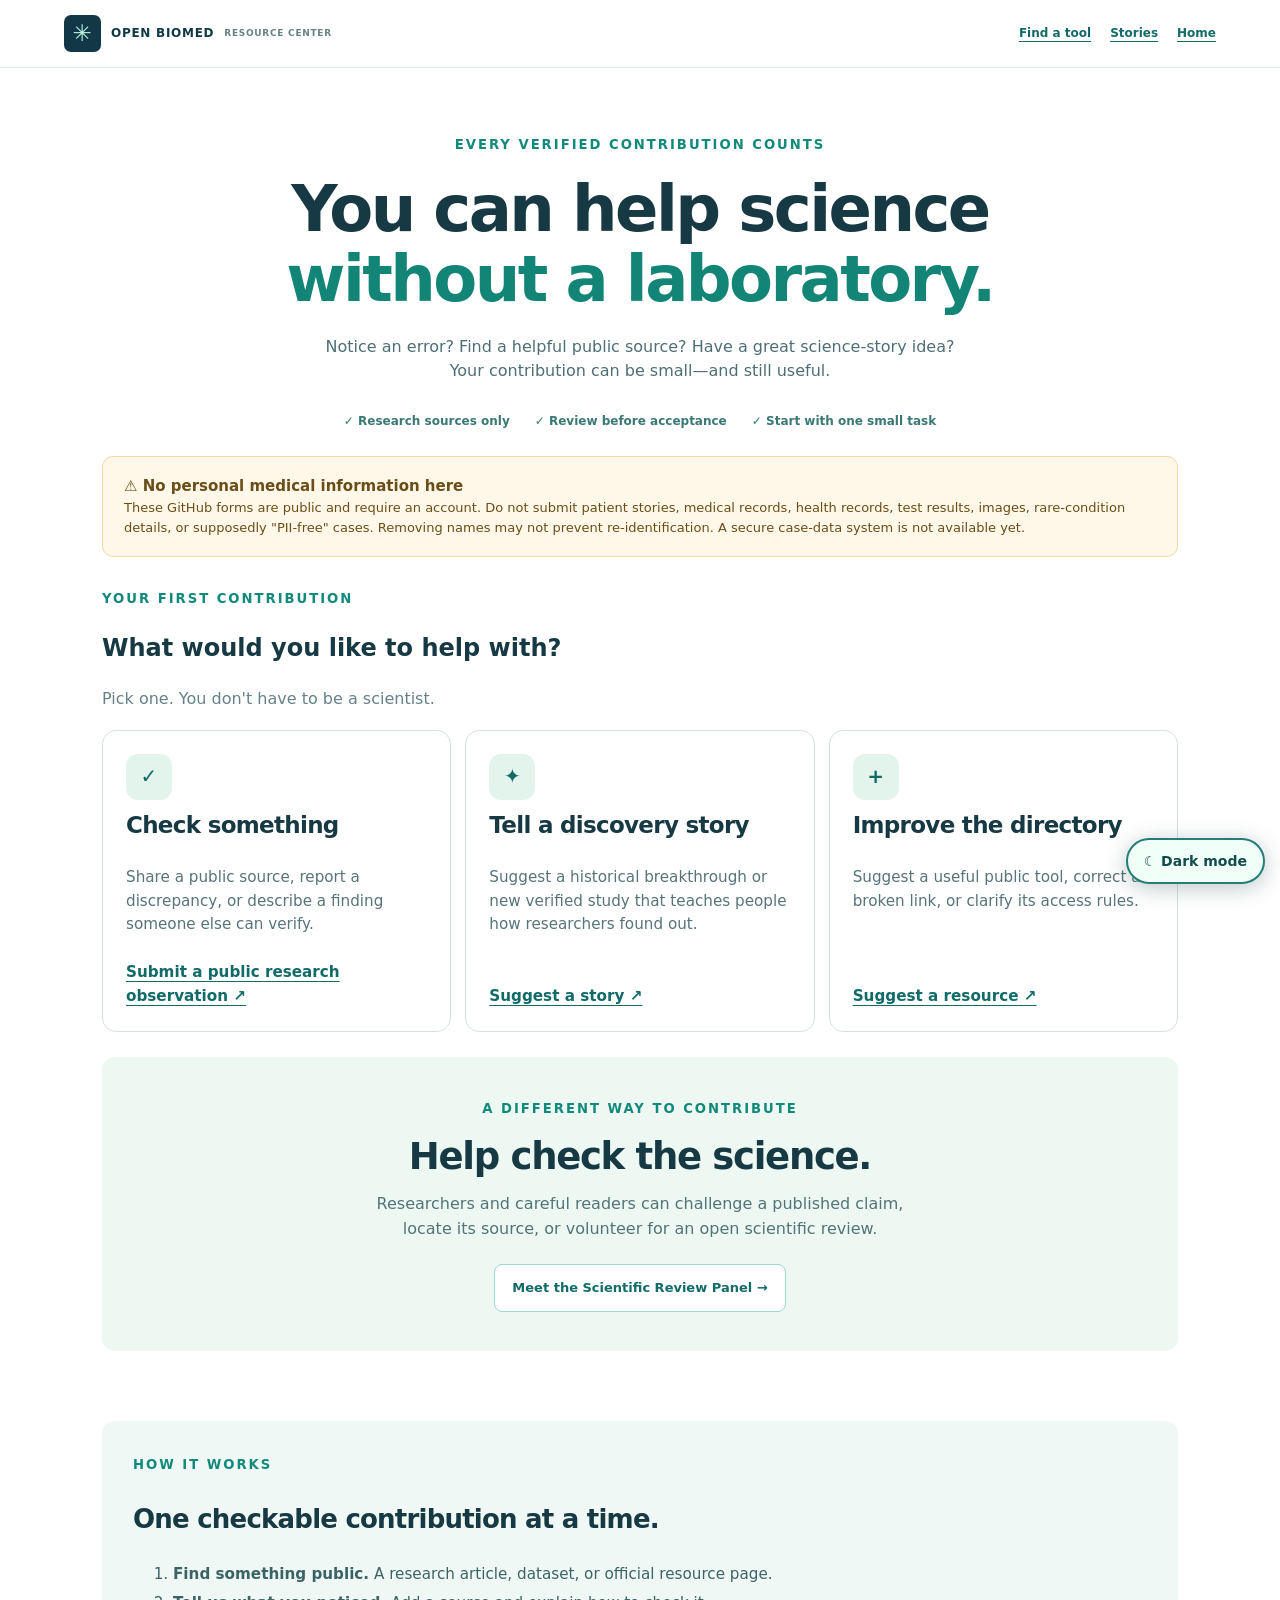
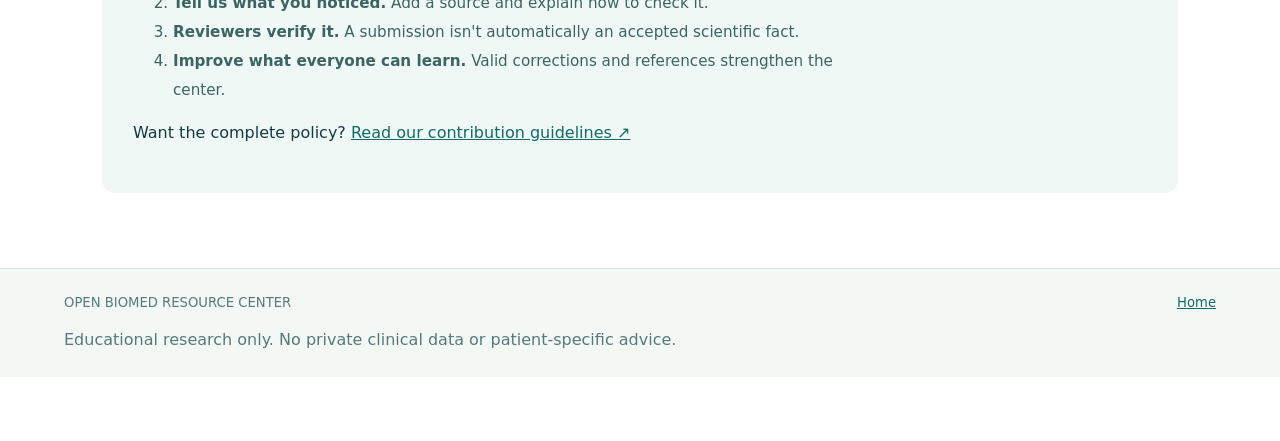
<file: contribute.html>
<!doctype html><html lang="en"><head><script src="assets/theme.js"></script>
<meta charset="utf-8"><meta name="viewport" content="width=device-width,initial-scale=1">
<meta name="description" content="Help science move forward with one safe, source-backed contribution. Verify research, suggest a discovery story, or improve a resource—no private records.">
<link rel="canonical" href="https://davidwpace.github.io/open-biomedical-resource-center/contribute.html">
<link rel="stylesheet" href="assets/guide.css">
<title>Contribute to Research — Open Biomedical Resource Center</title>
<style>
.contribute-card{border:1px solid #d3e4dc;border-radius:14px;padding:23px;display:flex;flex-direction:column;gap:9px;min-height:235px;background:#fff}
.contribute-card h2{font-size:23px;letter-spacing:-.03em;line-height:1.2;margin:3px 0}
.contribute-card p{font-size:13px;color:#56747a;flex:1}
.contribute-card a{font-size:13px;font-weight:850;text-underline-offset:4px}
.important{margin:25px 0 32px;background:#fff8e8;border:1px solid #f3d9a5;border-radius:11px;padding:18px 21px;font-size:13px;color:#6a4d18}
.important strong{display:block;font-size:15px}
.contribute-steps{padding:31px;background:#eff8f4;border-radius:13px;margin:25px 0 75px}.contribute-steps h2{font-size:26px;letter-spacing:-.03em}.contribute-steps ol{max-width:700px;line-height:1.9;color:#3c6465;font-size:14px}
@media(max-width:820px){.contribute-card{min-height:auto}}@media(max-width:570px){.contribute-card{padding:18px}.contribute-steps{padding:20px}}
</style><link rel="stylesheet" href="assets/theme.css"></head><body>
<a class="skip" href="#main">Skip to contribution choices</a>
<header class="site-header"><a class="brand" href="index.html"><span class="mark" aria-hidden="true">✳</span> OPEN BIOMED <small>RESOURCE CENTER</small></a><nav aria-label="Main navigation"><a href="start.html">Find a tool</a><a href="stories.html">Stories</a><a href="index.html">Home</a></nav></header>
<main id="main" class="container">
<section class="heading"><span class="eyebrow">EVERY VERIFIED CONTRIBUTION COUNTS</span>
<h1>You can help science <em>without a laboratory.</em></h1>
<p>Notice an error? Find a helpful public source? Have a great science-story idea? Your contribution can be small—and still useful.</p></section>
<div class="trust"><span>✓ Research sources only</span><span>✓ Review before acceptance</span><span>✓ Start with one small task</span></div>
<div class="important"><strong><span aria-hidden="true">⚠</span> No personal medical information here</strong>
These GitHub forms are public and require an account. Do not submit patient stories, medical records, health records, test results, images, rare-condition details, or supposedly "PII-free" cases. Removing names may not prevent re-identification. A secure case-data system is not available yet.</div>
<section aria-labelledby="choose-title"><div class="step-tag">YOUR FIRST CONTRIBUTION</div><h2 id="choose-title">What would you like to help with?</h2><p class="hint">Pick one. You don't have to be a scientist.</p>
<div class="choice-grid">
<article class="contribute-card"><div class="choice-icon" aria-hidden="true">✓</div><h2>Check something</h2><p>Share a public source, report a discrepancy, or describe a finding someone else can verify.</p><a href="https://github.com/davidwpace/open-biomedical-resource-center/issues/new?template=research_observation.yml" target="_blank" rel="noopener noreferrer">Submit a public research observation ↗</a></article>
<article class="contribute-card"><div class="choice-icon" aria-hidden="true">✦</div><h2>Tell a discovery story</h2><p>Suggest a historical breakthrough or new verified study that teaches people how researchers found out.</p><a href="https://github.com/davidwpace/open-biomedical-resource-center/issues/new?template=discovery_story.yml" target="_blank" rel="noopener noreferrer">Suggest a story ↗</a></article>
<article class="contribute-card"><div class="choice-icon" aria-hidden="true">+</div><h2>Improve the directory</h2><p>Suggest a useful public tool, correct a broken link, or clarify its access rules.</p><a href="https://github.com/davidwpace/open-biomedical-resource-center/issues/new?template=resource_suggestion.md" target="_blank" rel="noopener noreferrer">Suggest a resource ↗</a></article>
</div></section>
<section class="another-way"><span class="step-tag">A DIFFERENT WAY TO CONTRIBUTE</span><h2>Help check the science.</h2><p>Researchers and careful readers can challenge a published claim, locate its source, or volunteer for an open scientific review.</p><a class="secondary-link" href="review.html">Meet the Scientific Review Panel →</a></section><section class="contribute-steps"><span class="step-tag">HOW IT WORKS</span><h2>One checkable contribution at a time.</h2>
<ol><li><strong>Find something public.</strong> A research article, dataset, or official resource page.</li>
<li><strong>Tell us what you noticed.</strong> Add a source and explain how to check it.</li>
<li><strong>Reviewers verify it.</strong> A submission isn't automatically an accepted scientific fact.</li>
<li><strong>Improve what everyone can learn.</strong> Valid corrections and references strengthen the center.</li></ol>
<p>Want the complete policy? <a href="https://github.com/davidwpace/open-biomedical-resource-center/blob/main/CONTRIBUTING.md">Read our contribution guidelines ↗</a></p>
</section>
</main><footer class="footer"><span>OPEN BIOMED RESOURCE CENTER</span><a href="index.html">Home</a><p>Educational research only. No private clinical data or patient-specific advice.</p></footer></body></html>
</file>
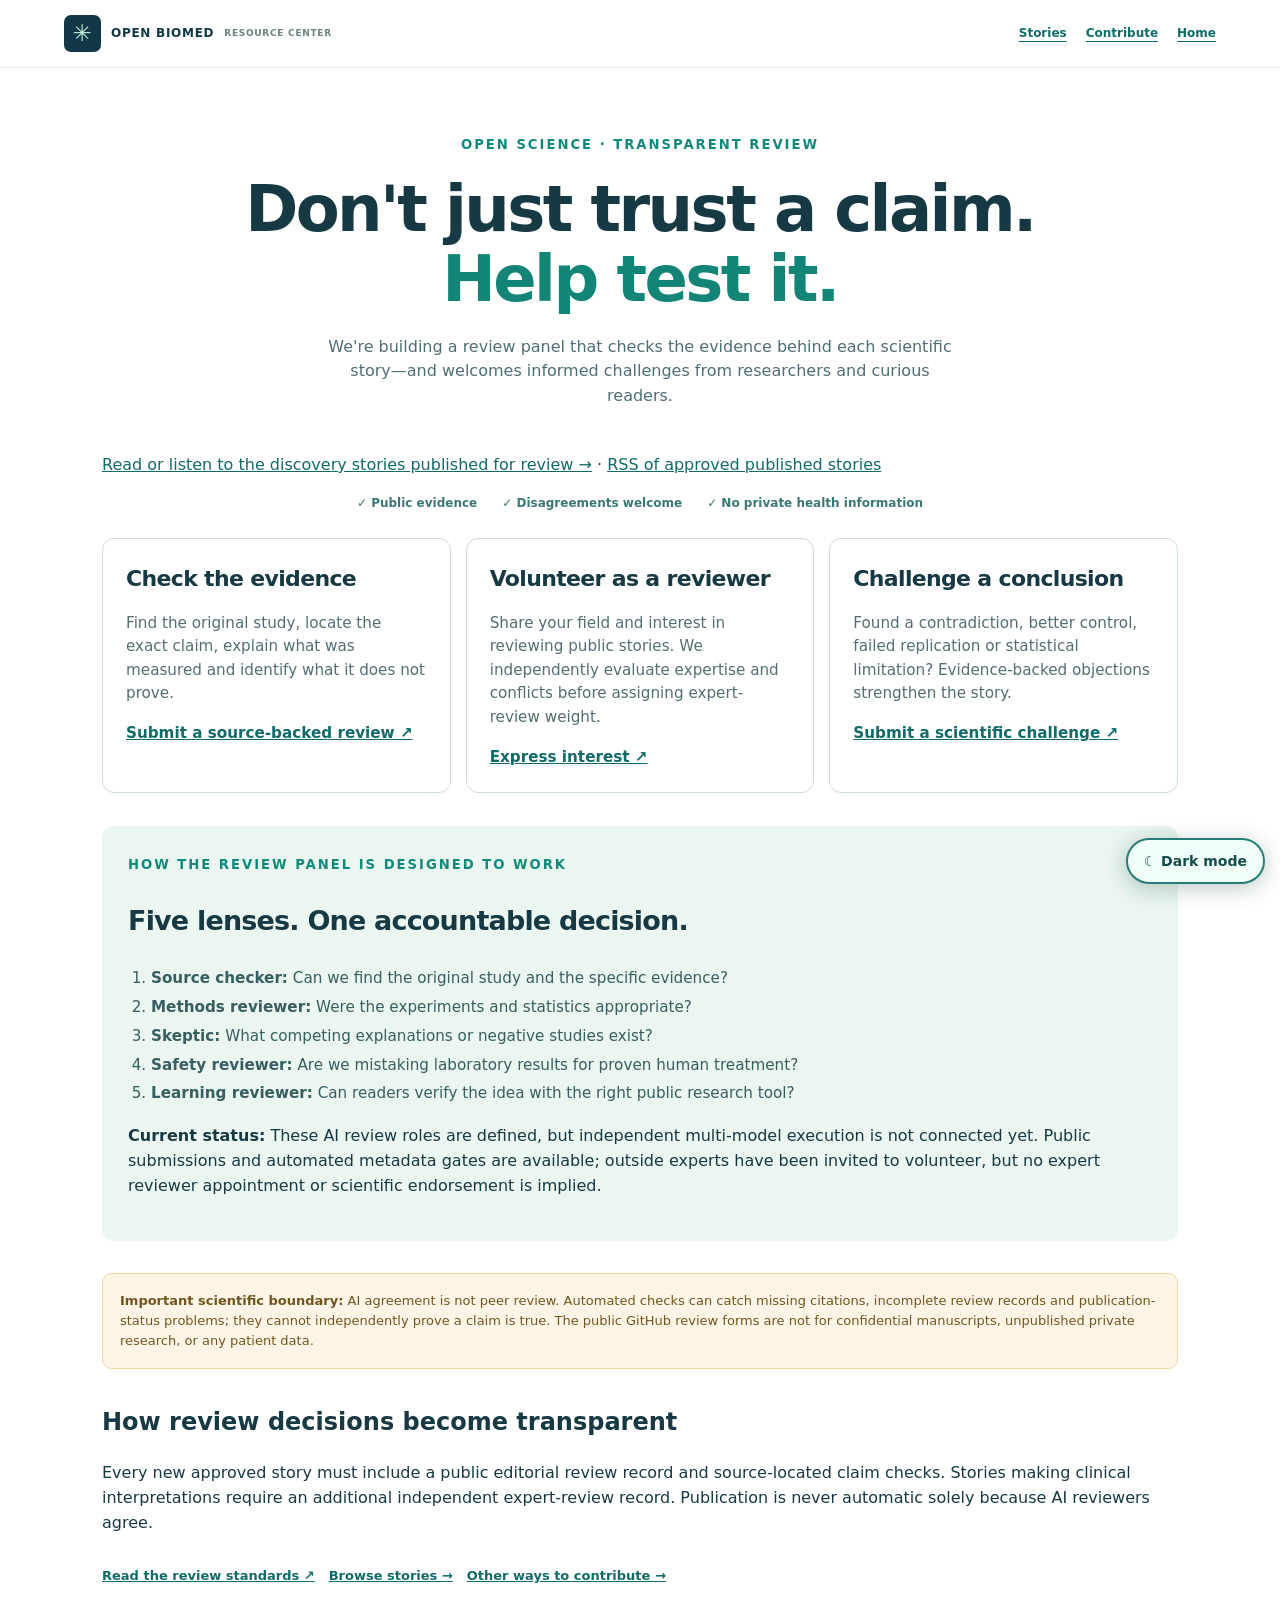
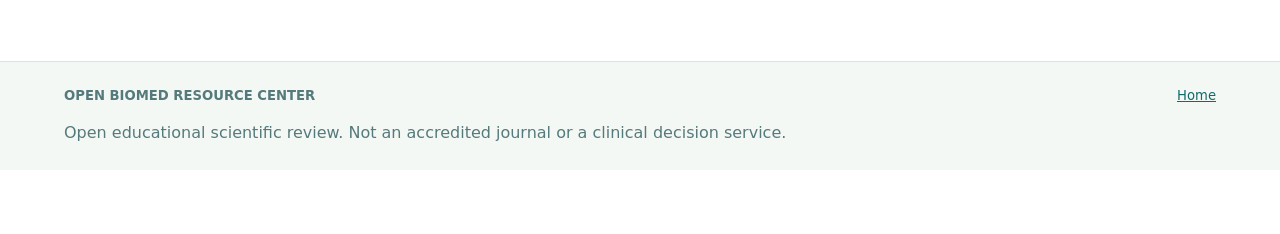
<file: review.html>
<!doctype html>
<html lang="en"><head><script src="assets/theme.js"></script><meta charset="utf-8"><meta name="viewport" content="width=device-width,initial-scale=1">
<meta name="description" content="Help review scientific discovery stories. Five AI critique lenses, source-by-source checks and open invitations to independent human researchers.">
<link rel="canonical" href="https://davidwpace.github.io/open-biomedical-resource-center/review.html">
<link rel="stylesheet" href="assets/guide.css">
<title>Scientific Review Panel — Open Biomedical Resource Center</title>
<style>
.review-layout{display:grid;grid-template-columns:repeat(3,minmax(0,1fr));gap:15px;margin:26px 0 33px}
.review-card{border:1px solid #cbded9;border-radius:12px;padding:23px;background:#fff}
.review-card h2{font-size:22px;letter-spacing:-.03em;margin:0 0 9px}
.review-card p{font-size:13px;color:#536e73}
.review-card a{font-size:13px;font-weight:800}
.review-steps{border-radius:12px;background:#eaf6ef;padding:26px;margin:20px 0 32px}
.review-steps h2{font-size:27px;letter-spacing:-.03em}
.review-steps ol{padding-left:23px;font-size:14px;color:#375e60;line-height:1.9}
.review-warning{background:#fff5e7;border:1px solid #f0d59e;border-radius:10px;padding:17px;color:#705520;font-size:13px;margin-bottom:35px}
.review-footer{margin:30px 0 75px;display:flex;gap:14px;flex-wrap:wrap}
.review-footer a{font-size:13px;font-weight:800}
@media(max-width:750px){.review-layout{grid-template-columns:1fr}.review-card{padding:20px}}
</style><link rel="stylesheet" href="assets/theme.css"></head><body>
<a class="skip" href="#main">Skip to the review panel</a>
<header class="site-header"><a class="brand" href="index.html"><span class="mark" aria-hidden="true">✳</span> OPEN BIOMED <small>RESOURCE CENTER</small></a>
<nav aria-label="Navigation"><a href="stories.html">Stories</a><a href="contribute.html">Contribute</a><a href="index.html">Home</a></nav></header>
<main id="main" class="container">
<section class="heading"><span class="eyebrow">OPEN SCIENCE · TRANSPARENT REVIEW</span>
<h1>Don't just trust a claim. <em>Help test it.</em></h1>
<p>We're building a review panel that checks the evidence behind each scientific story—and welcomes informed challenges from researchers and curious readers.</p>
</section>
<p><a href="review-drafts.html">Read or listen to the discovery stories published for review →</a> · <a href="feed.xml">RSS of approved published stories</a></p>
<div class="trust"><span>✓ Public evidence</span><span>✓ Disagreements welcome</span><span>✓ No private health information</span></div>
<div class="review-layout" aria-label="Ways to participate">
<article class="review-card"><h2>Check the evidence</h2><p>Find the original study, locate the exact claim, explain what was measured and identify what it does not prove.</p>
<a href="https://github.com/davidwpace/open-biomedical-resource-center/issues/new?template=peer_review.yml" target="_blank" rel="noopener noreferrer">Submit a source-backed review ↗</a></article>
<article class="review-card"><h2>Volunteer as a reviewer</h2><p>Share your field and interest in reviewing public stories. We independently evaluate expertise and conflicts before assigning expert-review weight.</p>
<a href="https://github.com/davidwpace/open-biomedical-resource-center/issues/new?template=reviewer_volunteer.yml" target="_blank" rel="noopener noreferrer">Express interest ↗</a></article>
<article class="review-card"><h2>Challenge a conclusion</h2><p>Found a contradiction, better control, failed replication or statistical limitation? Evidence-backed objections strengthen the story.</p>
<a href="https://github.com/davidwpace/open-biomedical-resource-center/issues/new?template=peer_review.yml" target="_blank" rel="noopener noreferrer">Submit a scientific challenge ↗</a></article>
</div>
<section class="review-steps"><span class="step-tag">HOW THE REVIEW PANEL IS DESIGNED TO WORK</span><h2>Five lenses. One accountable decision.</h2>
<ol><li><strong>Source checker:</strong> Can we find the original study and the specific evidence?</li>
<li><strong>Methods reviewer:</strong> Were the experiments and statistics appropriate?</li>
<li><strong>Skeptic:</strong> What competing explanations or negative studies exist?</li>
<li><strong>Safety reviewer:</strong> Are we mistaking laboratory results for proven human treatment?</li>
<li><strong>Learning reviewer:</strong> Can readers verify the idea with the right public research tool?</li>
</ol>
<p><strong>Current status:</strong> These AI review roles are defined, but independent multi-model execution is not connected yet. Public submissions and automated metadata gates are available; outside experts have been invited to volunteer, but no expert reviewer appointment or scientific endorsement is implied.</p>
</section>
<div class="review-warning"><strong>Important scientific boundary:</strong> AI agreement is not peer review. Automated checks can catch missing citations, incomplete review records and publication-status problems; they cannot independently prove a claim is true. The public GitHub review forms are not for confidential manuscripts, unpublished private research, or any patient data.</div>
<section aria-labelledby="read-more"><h2 id="read-more">How review decisions become transparent</h2><p>Every new approved story must include a public editorial review record and source-located claim checks. Stories making clinical interpretations require an additional independent expert-review record. Publication is never automatic solely because AI reviewers agree.</p></section>
<div class="review-footer"><a href="https://github.com/davidwpace/open-biomedical-resource-center/blob/main/docs/SCIENTIFIC_REVIEW_PANEL.md" target="_blank" rel="noopener noreferrer">Read the review standards ↗</a><a href="stories.html">Browse stories →</a><a href="contribute.html">Other ways to contribute →</a></div>
</main><footer class="footer"><strong>OPEN BIOMED RESOURCE CENTER</strong><a href="index.html">Home</a><p>Open educational scientific review. Not an accredited journal or a clinical decision service.</p></footer>
</body></html>
</file>
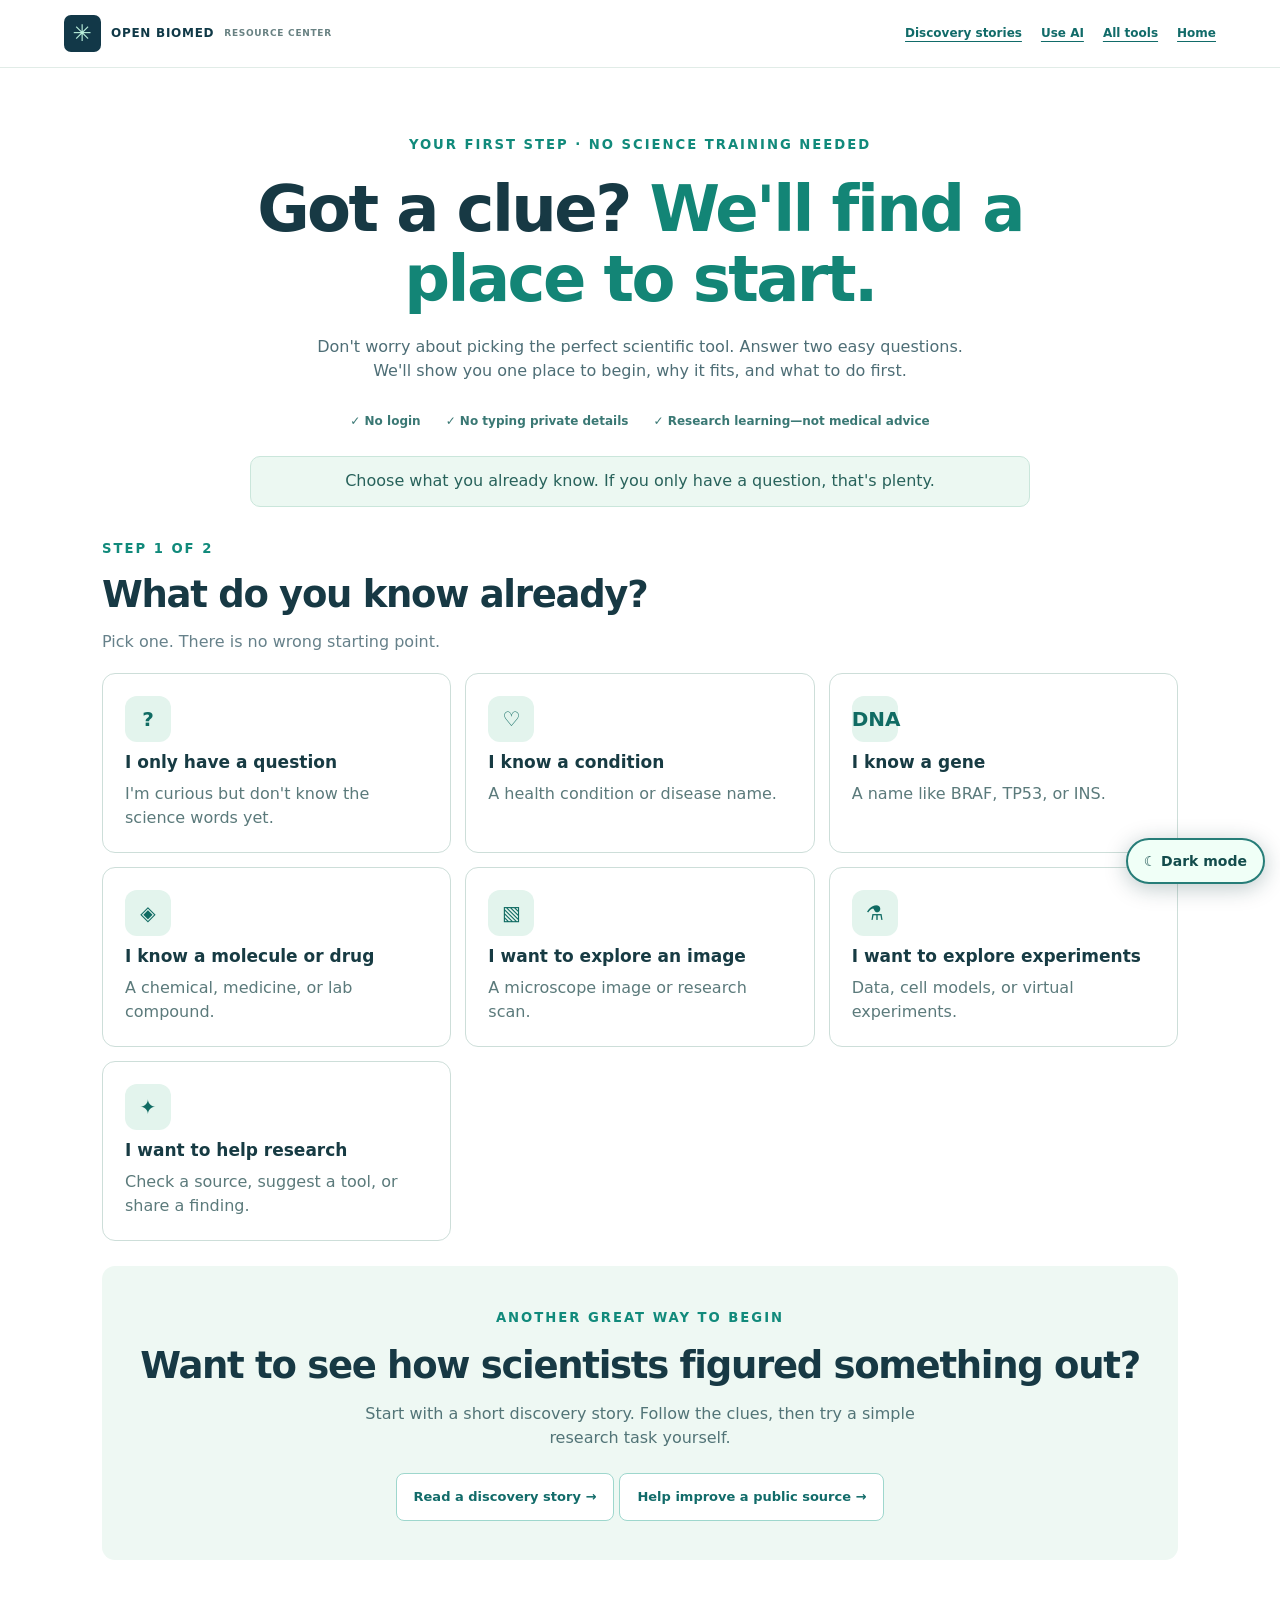
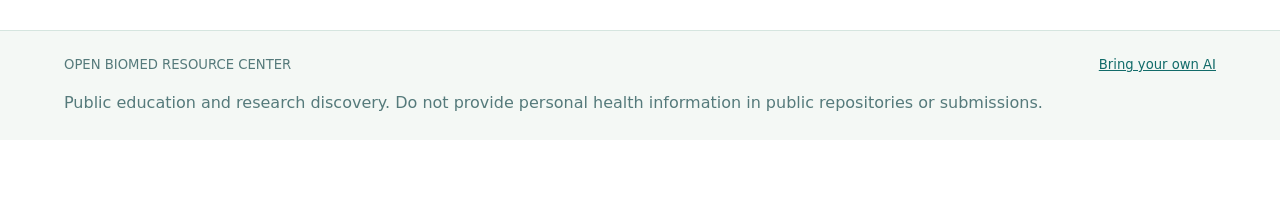
<file: start.html>
<!doctype html>
<html lang="en">
<head><script src="assets/theme.js"></script>
<meta charset="utf-8"><meta name="viewport" content="width=device-width,initial-scale=1">
<meta name="description" content="Find the right free biomedical research tool in two easy choices. Tell us only what kind of clue you have: a question, condition, gene, molecule, image, experiment or contribution.">
<meta name="theme-color" content="#103947">
<link rel="canonical" href="https://davidwpace.github.io/open-biomedical-resource-center/start.html">
<link rel="stylesheet" href="assets/guide.css">
<script src="assets/guide.js" defer></script>
<title>Find Your First Research Tool — Open Biomedical Resource Center</title>
<link rel="stylesheet" href="assets/theme.css"></head>
<body>
<a class="skip" href="#guide">Skip to the guide</a>
<header class="site-header"><a class="brand" href="index.html"><span class="mark" aria-hidden="true">✳</span> OPEN BIOMED <small>RESOURCE CENTER</small></a><nav aria-label="Main navigation"><a href="stories.html">Discovery stories</a><a href="ai-learning.html">Use AI</a><a href="catalog.html">All tools</a><a href="index.html">Home</a></nav></header>
<main id="guide" class="container">
  <div class="heading"><span class="eyebrow">YOUR FIRST STEP · NO SCIENCE TRAINING NEEDED</span><h1>Got a clue? <em>We'll find a place to start.</em></h1>
  <p>Don't worry about picking the perfect scientific tool. Answer two easy questions. We'll show you one place to begin, why it fits, and what to do first.</p></div>
  <div class="trust"><span>✓ No login</span><span>✓ No typing private details</span><span>✓ Research learning—not medical advice</span></div>
  <div id="guideNotice" role="status" aria-live="polite" class="notice">Choose what you already know. If you only have a question, that's plenty.</div>
  <section id="stepOne" class="step-section" aria-labelledby="know-title">
    <div class="step-tag">STEP 1 OF 2</div>
    <h2 id="know-title" tabindex="-1">What do you know already?</h2>
    <p class="hint">Pick one. There is no wrong starting point.</p>
    <div class="choice-grid" id="choiceGrid">
      <a class="fallback-choice" href="stories.html">Only a question? Start with a discovery story →</a>
      <a class="fallback-choice" href="catalog.html">Browse the full research directory →</a>
    </div>
  </section>
  <section id="stepTwo" class="step-section" aria-labelledby="goal-title" hidden>
    <div class="step-tag">STEP 2 OF 2</div>
    <h2 id="goal-title" tabindex="-1">What do you want to find out?</h2>
    <p class="hint">Choose the question that sounds most useful to you.</p>
    <div id="goalChoices" class="goal-grid"></div>
    <button type="button" id="changeClue" class="text-button">← Change what I know</button>
  </section>
  <section id="result" class="result" aria-labelledby="result-title" hidden>
    <div class="result-top"><span class="step-tag">YOUR STARTING POINT</span><span class="good-fit">One tool. One reason. One action.</span></div>
    <h2 id="result-title" tabindex="-1">Here's where I'd start.</h2>
    <div class="result-spotlight"><span class="tiny">START WITH THIS RESOURCE</span><h3 id="toolName">Loading…</h3><p id="toolWhy"></p></div>
    <div class="action-panel"><div class="action-number">1</div><div><strong>Try this first</strong><p id="firstAction"></p></div></div>
    <p class="limit"><strong>Keep in mind:</strong> <span id="toolLimit"></span></p>
    <div class="result-actions"><a class="primary" id="toolLink" href="catalog.html" rel="noopener noreferrer" target="_blank">Open the recommended resource ↗</a><button type="button" id="startOver" class="secondary">Choose something else</button></div>
    <details class="more-info"><summary>Why not show me every tool?</summary><p>Most research tasks only need one good starting point. You can explore other options in the <a href="catalog.html">complete catalog</a> when you're ready. Scientific evidence still needs checking in the original source.</p><p id="toolTerms"></p></details>
    <p class="privacy-note">This guide only uses your button choices to recommend public research links. It does not ask you for medical history, upload files, send answers to our server, or decide on medical care.</p>
  </section>
  <section class="another-way"><span class="step-tag">ANOTHER GREAT WAY TO BEGIN</span><h2>Want to see how scientists figured something out?</h2><p>Start with a short discovery story. Follow the clues, then try a simple research task yourself.</p><a class="secondary-link" href="stories.html">Read a discovery story →</a> <a class="secondary-link" href="contribute.html">Help improve a public source →</a></section>
</main>
<footer class="footer"><span>OPEN BIOMED RESOURCE CENTER</span><a href="agent-access.html">Bring your own AI</a><p>Public education and research discovery. Do not provide personal health information in public repositories or submissions.</p></footer>
<noscript><p class="noscript">This two-step guide needs JavaScript. You can still <a href="stories.html">read a discovery story</a> or <a href="catalog.html">browse all resources</a>.</p></noscript>
</body></html>
</file>
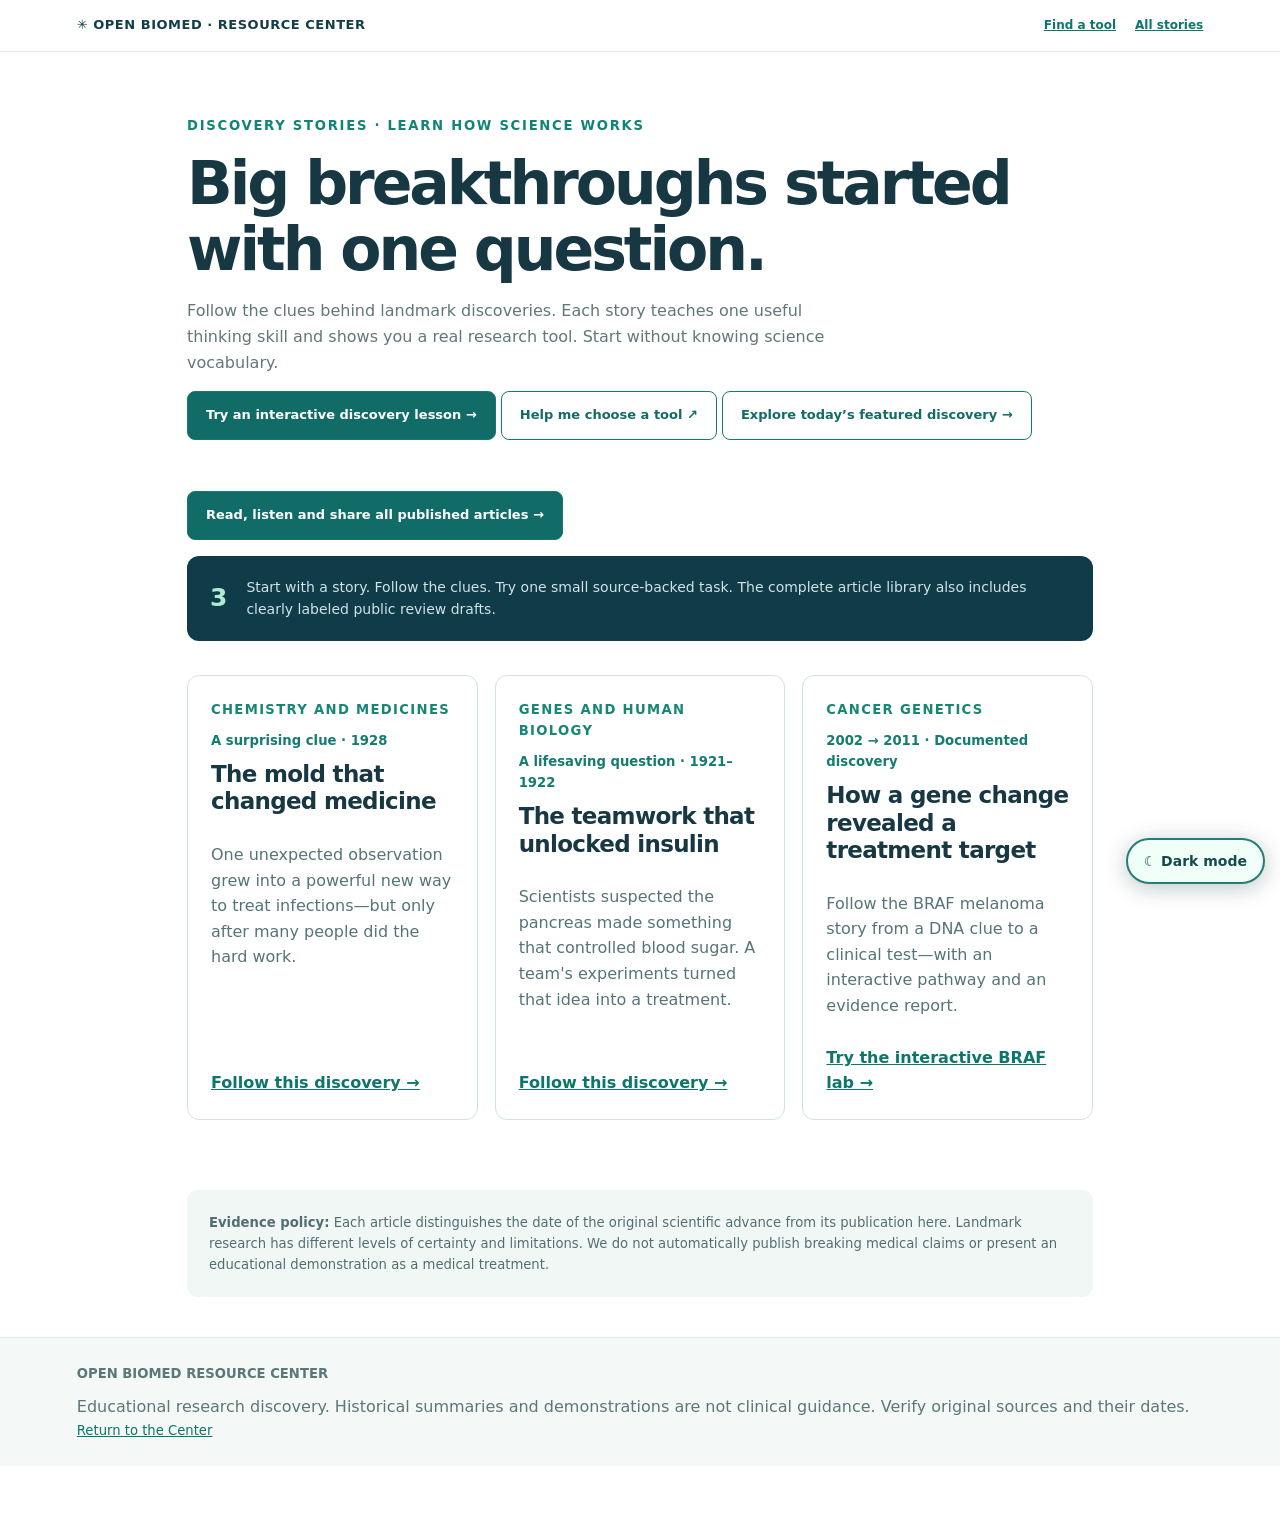
<file: stories.html>
<!doctype html>
<html lang="en"><head><script src="assets/theme.js"></script><meta charset="utf-8"><meta name="viewport" content="width=device-width,initial-scale=1"><meta name="theme-color" content="#113a48">
<meta name="description" content="Free short science-breakthrough stories, each teaching how scientists tested an idea and how you can use a real research resource."><link rel="stylesheet" href="assets/story.css"><title>Discovery Stories — Open Biomedical Resource Center</title><link rel="stylesheet" href="assets/theme.css"></head>
<body><a class="skip" href="#main">Skip to story</a><header class="bar"><a href="index.html" class="brand">✳ OPEN BIOMED · RESOURCE CENTER</a><nav aria-label="Site navigation"><a href="start.html">Find a tool</a><a href="stories.html">All stories</a></nav></header>
<main class="container" id="main">
<section class="index-hero"><span class="eyebrow">DISCOVERY STORIES · LEARN HOW SCIENCE WORKS</span><h1>Big breakthroughs started with <em>one question.</em></h1><p>Follow the clues behind landmark discoveries. Each story teaches one useful thinking skill and shows you a real research tool. Start without knowing science vocabulary.</p><a class="main-cta" href="learn.html">Try an interactive discovery lesson →</a> <a class="secondary-cta" href="start.html">Help me choose a tool ↗</a> <a class="secondary-cta" href="today.html">Explore today’s featured discovery →</a></section>
<p><a class="main-cta" href="articles.html">Read, listen and share all published articles →</a></p>
<div class="intro-line"><strong>3</strong><span>Start with a story. Follow the clues. Try one small source-backed task. The complete article library also includes clearly labeled public review drafts.</span></div>
<section aria-label="Discovery story collection" class="story-cards"><article class="story-card"><span class="story-category">Chemistry and medicines</span><div class="year">A surprising clue · 1928</div><h2><a href="learn/penicillin.html">The mold that changed medicine</a></h2><p>One unexpected observation grew into a powerful new way to treat infections—but only after many people did the hard work.</p><a href="stories/penicillin.html">Follow this discovery →</a></article>
<article class="story-card"><span class="story-category">Genes and human biology</span><div class="year">A lifesaving question · 1921–1922</div><h2><a href="learn/insulin.html">The teamwork that unlocked insulin</a></h2><p>Scientists suspected the pancreas made something that controlled blood sugar. A team&#39;s experiments turned that idea into a treatment.</p><a href="stories/insulin.html">Follow this discovery →</a></article>
<article class="story-card"><span class="story-category">Cancer genetics</span><div class="year">2002 → 2011 · Documented discovery</div><h2><a href="learn/braf-melanoma.html">How a gene change revealed a treatment target</a></h2><p>Follow the BRAF melanoma story from a DNA clue to a clinical test—with an interactive pathway and an evidence report.</p><a href="lab/braf-melanoma.html">Try the interactive BRAF lab →</a></article></section>
<p class="disclaimer"><strong>Evidence policy:</strong> Each article distinguishes the date of the original scientific advance from its publication here. Landmark research has different levels of certainty and limitations. We do not automatically publish breaking medical claims or present an educational demonstration as a medical treatment.</p>
</main><footer class="footer"><strong>OPEN BIOMED RESOURCE CENTER</strong><p>Educational research discovery. Historical summaries and demonstrations are not clinical guidance. Verify original sources and their dates.</p><a href="index.html">Return to the Center</a></footer></body></html>
</file>
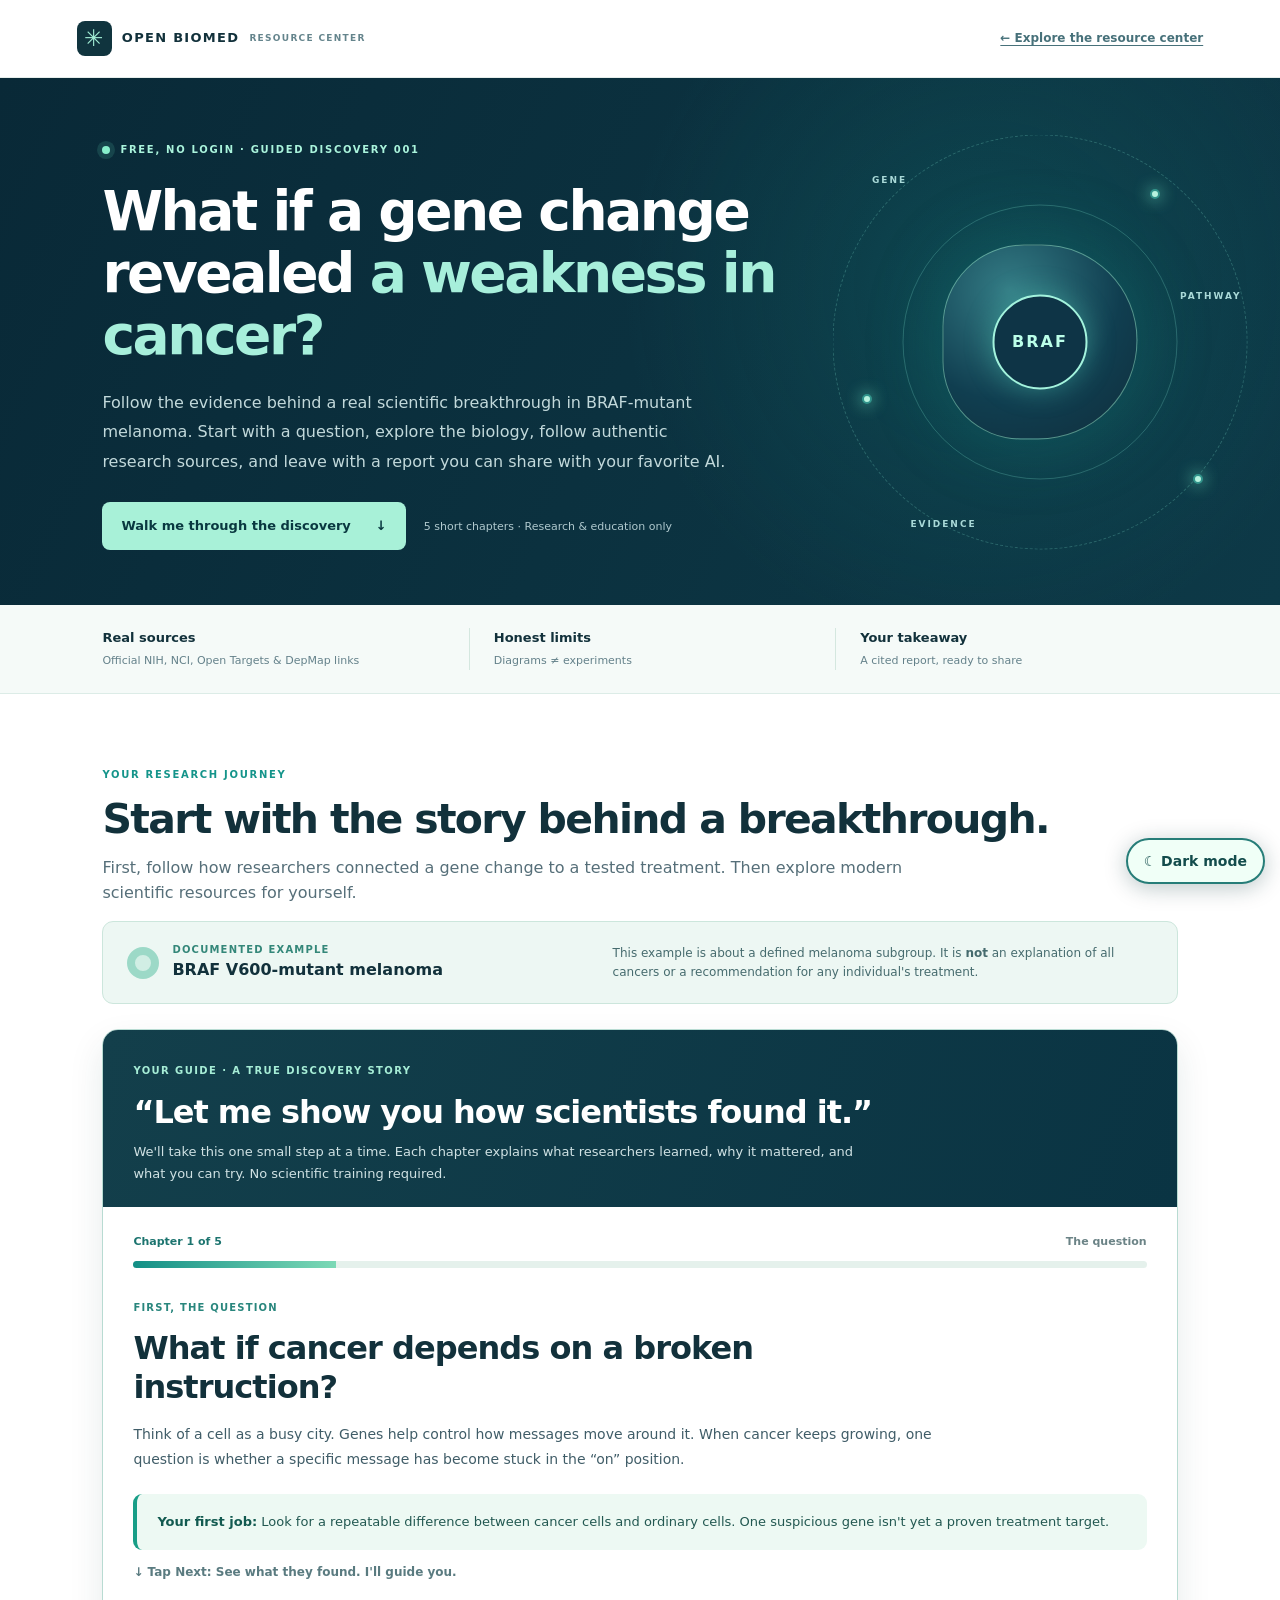
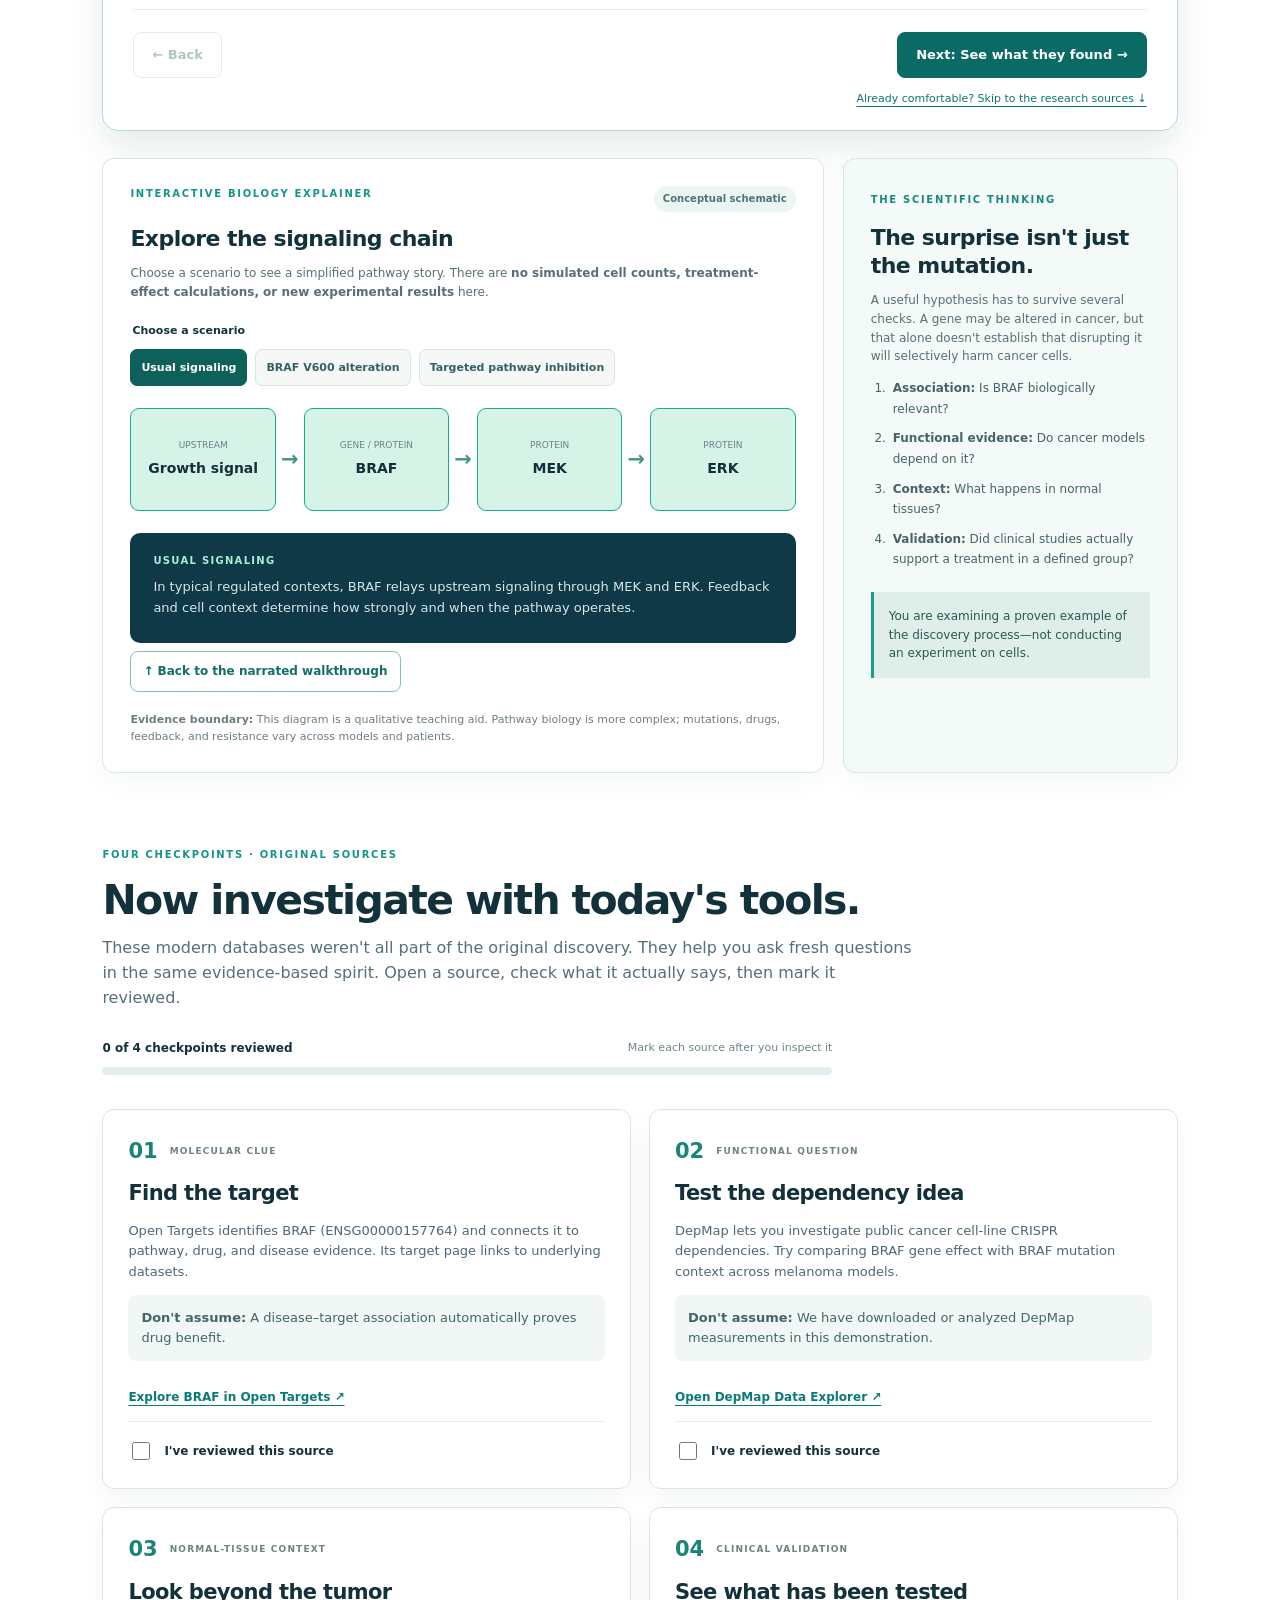
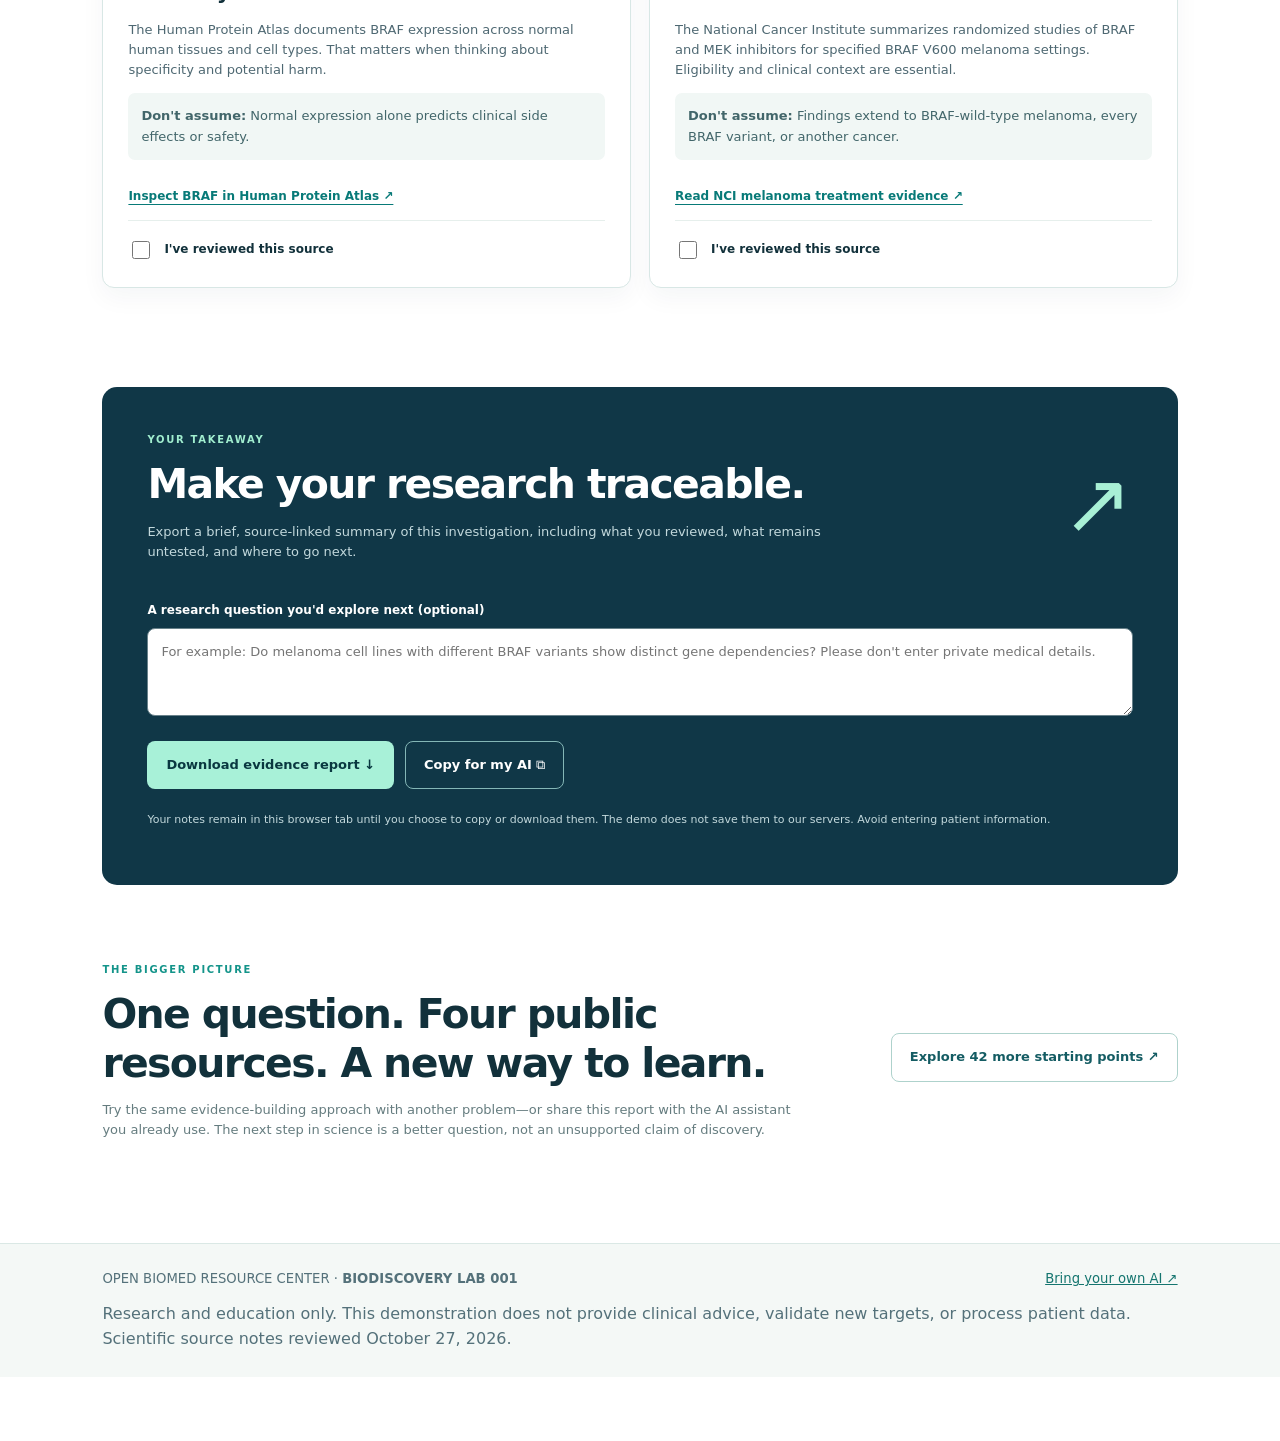
<file: lab/braf-melanoma.html>
<!doctype html>
<html lang="en">
<head><script src="../assets/theme.js"></script>
<meta charset="utf-8">
<meta name="viewport" content="width=device-width,initial-scale=1">
<meta name="theme-color" content="#0a2735">
<meta name="description" content="Take a free interactive biomedical research journey. Explore a verified BRAF–melanoma example with four public resources, an interactive pathway schematic and downloadable evidence report.">
<link rel="canonical" href="https://davidwpace.github.io/open-biomedical-resource-center/lab/braf-melanoma.html">
<link rel="stylesheet" href="demo.css">
<script src="demo.js" defer></script>
<title>BioDiscovery Lab — Can a gene change reveal a cancer weakness?</title>
<link rel="stylesheet" href="../assets/theme.css"></head>
<body>
<a class="skip" href="#main">Skip to the experiment</a>
<header class="topbar">
  <a href="../index.html" class="sitebrand"><span aria-hidden="true">✳</span> OPEN BIOMED <small>RESOURCE CENTER</small></a>
  <a class="back-link" href="../index.html#workflows">← Explore the resource center</a>
</header>
<main id="main">
  <section class="intro">
    <div class="intro-inner">
      <span class="kicker"><span class="live-dot" aria-hidden="true"></span> FREE, NO LOGIN · GUIDED DISCOVERY 001</span>
      <h1>What if a gene change revealed <em>a weakness in cancer?</em></h1>
      <p>Follow the evidence behind a real scientific breakthrough in BRAF-mutant melanoma. Start with a question, explore the biology, follow authentic research sources, and leave with a report you can share with your favorite AI.</p>
      <div class="hero-actions"><a class="solid-btn" href="#story-guide">Walk me through the discovery <span aria-hidden="true">↓</span></a><span class="est">5 short chapters · Research &amp; education only</span></div>
    </div>
    <div class="hero-graphic" aria-hidden="true">
      <span class="halo halo-one"></span><span class="halo halo-two"></span><span class="hero-cell"><span class="hero-cell-core">BRAF</span></span>
      <span class="dna-label dna-one">GENE</span><span class="dna-label dna-two">PATHWAY</span><span class="dna-label dna-three">EVIDENCE</span>
      <span class="spark sp1"></span><span class="spark sp2"></span><span class="spark sp3"></span>
    </div>
  </section>
  <div class="promise"><div><strong>Real sources</strong><span>Official NIH, NCI, Open Targets &amp; DepMap links</span></div><div><strong>Honest limits</strong><span>Diagrams ≠ experiments</span></div><div><strong>Your takeaway</strong><span>A cited report, ready to share</span></div></div>
  <div class="container">
    <section id="investigation" class="investigation" aria-labelledby="inv-title">
      <div class="section-label">YOUR RESEARCH JOURNEY</div>
      <h2 id="inv-title">Start with the story behind a breakthrough.</h2>
      <p class="subhead">First, follow how researchers connected a gene change to a tested treatment. Then explore modern scientific resources for yourself.</p>
      <div class="case-band">
        <div class="case-sign"><span class="case-dot" aria-hidden="true"></span><div><span class="case-over">DOCUMENTED EXAMPLE</span><strong>BRAF V600-mutant melanoma</strong></div></div>
        <p>This example is about a defined melanoma subgroup. It is <strong>not</strong> an explanation of all cancers or a recommendation for any individual's treatment.</p>
      </div>
      <section id="story-guide" class="story-guide" aria-labelledby="story-guide-heading">
        <div class="story-guide-intro">
          <span class="story-guide-kicker">YOUR GUIDE · A TRUE DISCOVERY STORY</span>
          <h3 id="story-guide-heading">“Let me show you how scientists found it.”</h3>
          <p>We'll take this one small step at a time. Each chapter explains what researchers learned, why it mattered, and what you can try. No scientific training required.</p>
        </div>
        <div class="story-guide-body">
          <div class="story-guide-status"><span id="storyStepLabel" role="status" aria-live="polite">Chapter 1 of 5</span><span id="storyProgressLabel">The question</span></div>
          <div class="story-chapter-track" role="progressbar" id="storyProgress" aria-label="Discovery story progress" aria-valuemin="1" aria-valuemax="5" aria-valuenow="1"><div id="storyProgressFill"></div></div>
          <section class="story-slide" data-story-step="0" aria-labelledby="story-chapter-0">
            <span class="story-date">FIRST, THE QUESTION</span>
            <h4 id="story-chapter-0" tabindex="-1">What if cancer depends on a broken instruction?</h4>
            <p>Think of a cell as a busy city. Genes help control how messages move around it. When cancer keeps growing, one question is whether a specific message has become stuck in the “on” position.</p>
            <div class="story-takeaway"><strong>Your first job:</strong> Look for a repeatable difference between cancer cells and ordinary cells. One suspicious gene isn't yet a proven treatment target.</div>
            <p class="story-instruction">↓ Tap <strong>Next: See what they found</strong>. I'll guide you.</p>
          </section>
          <section class="story-slide" data-story-step="1" aria-labelledby="story-chapter-1" hidden>
            <span class="story-date">2002 · THE CLUE</span>
            <h4 id="story-chapter-1" tabindex="-1">They looked at cancer DNA. One gene kept appearing.</h4>
            <p>Davies and colleagues examined genes in a known growth-signaling pathway and reported <strong>BRAF mutations in 66% of the malignant melanomas they studied</strong>. This was a finding in their study samples—not a claim about every melanoma today.</p>
            <div class="story-takeaway"><strong>Why this mattered:</strong> BRAF became a compelling suspect. But finding a mutation didn't prove that blocking BRAF would help people.</div>
            <p class="story-source">See the original discovery: <a href="https://doi.org/10.1038/nature00766" target="_blank" rel="noopener noreferrer">Davies and colleagues, <em>Nature</em> (2002) ↗</a></p>
            <p class="story-instruction">Next, we'll see what that gene does inside a cell.</p>
          </section>
          <section class="story-slide" data-story-step="2" aria-labelledby="story-chapter-2" hidden>
            <span class="story-date">THE MECHANISM · FOLLOW THE SIGNAL</span>
            <h4 id="story-chapter-2" tabindex="-1">Imagine the growth message is stuck on.</h4>
            <p>BRAF helps relay signals through two proteins called <strong>MEK</strong> and <strong>ERK</strong>. Some BRAF V600 changes can push the signaling chain into overactivity. This suggested a testable idea: <em>could interrupting the chain slow a susceptible tumor?</em></p>
            <button type="button" class="story-try" data-story-mode="mutant">Show me the altered pathway ↓</button>
            <div class="story-takeaway"><strong>Try it:</strong> In the diagram below, compare <em>Usual signaling</em> with <em>BRAF V600 alteration</em>. The colors and explanation are conceptual—not measured activity.</div>
            <p class="story-instruction">Use <strong>Back to the walkthrough</strong> beneath the diagram, then continue to the clinical test.</p>
          </section>
          <section class="story-slide" data-story-step="3" aria-labelledby="story-chapter-3" hidden>
            <span class="story-date">2011 · THE CLINICAL TEST</span>
            <h4 id="story-chapter-3" tabindex="-1">Did a targeted drug actually help people?</h4>
            <p>In the randomized BRIM-3 trial, <strong>675 people with previously untreated, advanced BRAF V600E melanoma</strong> were assigned to receive the BRAF inhibitor vemurafenib or chemotherapy (dacarbazine).</p>
            <div class="trial-result" role="group" aria-label="Confirmed tumor response rates from the 2011 BRIM-3 trial: 48 percent with vemurafenib and 5 percent with dacarbazine">
              <div class="trial-result-title">Confirmed tumor response rates · Original 2011 trial</div>
              <div class="trial-row"><span>Vemurafenib</span><div class="trial-bar-track"><div class="trial-bar trial-bar-treatment" style="width:48%"></div></div><strong>48%</strong></div>
              <div class="trial-row"><span>Dacarbazine</span><div class="trial-bar-track"><div class="trial-bar trial-bar-comparison" style="width:5%"></div></div><strong>5%</strong></div>
              <small>Published historical trial data, not a simulation. Response is not cure or overall survival. These figures apply to the study population, not every patient or today's treatment choices.</small>
            </div>
            <div class="story-takeaway"><strong>Why this mattered:</strong> A genetic clue led to a treatment strategy tested in a clinical trial. But treatment had side effects and resistance could develop.</div>
            <p class="story-source">Original trial: <a href="https://doi.org/10.1056/NEJMoa1103782" target="_blank" rel="noopener noreferrer">Chapman and colleagues, <em>NEJM</em> (2011) ↗</a> · <a href="https://www.cancer.gov/types/skin/hp/melanoma-treatment-pdq" target="_blank" rel="noopener noreferrer">NCI evidence ↗</a></p>
          </section>
          <section class="story-slide" data-story-step="4" aria-labelledby="story-chapter-4" hidden>
            <span class="story-date">YOUR TURN · FOLLOW THE EVIDENCE</span>
            <h4 id="story-chapter-4" tabindex="-1">Now you know the story. What would you investigate?</h4>
            <p>The process was: <strong>spot a recurring change → explain its biology → test whether it matters → validate the result.</strong> Different kinds of evidence build confidence.</p>
            <p>Below are <strong>today's research tools</strong>. They're ways to re-check and extend questions—not a claim that the original research teams used these modern websites.</p>
            <div class="story-takeaway"><strong>Your next move:</strong> Open a scientific source below, mark it reviewed, and create a report to share with your own AI.</div>
            <p class="story-instruction">You've finished the story. Continue below to try the resources yourself.</p>
          </section>
          <div class="story-navigation">
            <button type="button" id="storyBack" class="story-back" disabled>← Back</button>
            <button type="button" id="storyNext" class="story-next">Next: See what they found →</button>
          </div>
          <div class="story-skip"><a href="#evidence-title">Already comfortable? Skip to the research sources ↓</a></div>
        </div>
      </section>
      <div class="flow-and-sidebar">
        <section class="pathway-card" aria-labelledby="pathway-title">
          <div class="module-top"><span class="module-tag">INTERACTIVE BIOLOGY EXPLAINER</span><span class="legend-badge">Conceptual schematic</span></div>
          <h3 id="pathway-title">Explore the signaling chain</h3>
          <p class="panel-explain">Choose a scenario to see a simplified pathway story. There are <strong>no simulated cell counts, treatment-effect calculations, or new experimental results</strong> here.</p>
          <fieldset class="mode-choice"><legend>Choose a scenario</legend><div class="mode-options">
            <label><input name="mode" type="radio" value="normal" checked><span>Usual signaling</span></label>
            <label><input name="mode" type="radio" value="mutant"><span>BRAF V600 alteration</span></label>
            <label><input name="mode" type="radio" value="inhibited"><span>Targeted pathway inhibition</span></label>
          </div></fieldset>
          <div class="signal-path" aria-label="Simplified growth signaling pathway">
            <div class="path-node" id="node-signal"><small>UPSTREAM</small><strong>Growth signal</strong></div>
            <span class="path-arrow" aria-hidden="true">→</span>
            <div class="path-node active" id="node-braf"><small>GENE / PROTEIN</small><strong>BRAF</strong></div>
            <span class="path-arrow" aria-hidden="true">→</span>
            <div class="path-node active" id="node-mek"><small>PROTEIN</small><strong>MEK</strong></div>
            <span class="path-arrow" aria-hidden="true">→</span>
            <div class="path-node active" id="node-erk"><small>PROTEIN</small><strong>ERK</strong></div>
          </div>
          <div class="interpretation" aria-live="polite"><div class="interpretation-kicker" id="scenarioLabel">USUAL SIGNALING</div><p id="scenarioText">In healthy signaling contexts, BRAF helps relay upstream cues through MEK and ERK. The actual activity depends on cell type and regulatory feedback.</p></div>
          <a class="pathway-return" href="#story-guide">↑ Back to the narrated walkthrough</a><p class="schematic-note"><strong>Evidence boundary:</strong> This diagram is a qualitative teaching aid. Pathway biology is more complex; mutations, drugs, feedback, and resistance vary across models and patients.</p>
        </section>
        <aside class="discovery-note" aria-labelledby="note-title"><span class="small-tag">THE SCIENTIFIC THINKING</span><h3 id="note-title">The surprise isn't just the mutation.</h3><p>A useful hypothesis has to survive several checks. A gene may be altered in cancer, but that alone doesn't establish that disrupting it will selectively harm cancer cells.</p><ol><li><strong>Association:</strong> Is BRAF biologically relevant?</li><li><strong>Functional evidence:</strong> Do cancer models depend on it?</li><li><strong>Context:</strong> What happens in normal tissues?</li><li><strong>Validation:</strong> Did clinical studies actually support a treatment in a defined group?</li></ol><p class="note-callout">You are examining a proven example of the discovery process—not conducting an experiment on cells.</p></aside>
      </div>
      <section aria-labelledby="evidence-title" class="evidence-section">
        <div class="section-label">FOUR CHECKPOINTS · ORIGINAL SOURCES</div>
        <h2 id="evidence-title">Now investigate with today's tools.</h2>
        <p class="subhead">These modern databases weren't all part of the original discovery. They help you ask fresh questions in the same evidence-based spirit. Open a source, check what it actually says, then mark it reviewed.</p>
      <div class="progress-block"><div class="progress-label"><strong id="completedText">0 of 4 checkpoints reviewed</strong><span>Mark each source after you inspect it</span></div><div class="progress-track" role="progressbar" aria-label="Source review progress" aria-valuemin="0" aria-valuemax="4" aria-valuenow="0" id="progress"><div id="progressFill"></div></div></div>

        <div class="evidence-grid">
          <article class="evidence-card">
            <div class="evidence-num">01 <span>MOLECULAR CLUE</span></div><h3>Find the target</h3><p>Open Targets identifies BRAF (ENSG00000157764) and connects it to pathway, drug, and disease evidence. Its target page links to underlying datasets.</p>
            <p class="evidence-limit"><strong>Don't assume:</strong> A disease–target association automatically proves drug benefit.</p>
            <a class="evidence-link" href="https://platform.opentargets.org/target/ENSG00000157764" target="_blank" rel="noopener noreferrer">Explore BRAF in Open Targets ↗</a>
            <label class="review-check"><input type="checkbox" data-review="0"><span>I've reviewed this source</span></label>
          </article>
          <article class="evidence-card">
            <div class="evidence-num">02 <span>FUNCTIONAL QUESTION</span></div><h3>Test the dependency idea</h3><p>DepMap lets you investigate public cancer cell-line CRISPR dependencies. Try comparing BRAF gene effect with BRAF mutation context across melanoma models.</p>
            <p class="evidence-limit"><strong>Don't assume:</strong> We have downloaded or analyzed DepMap measurements in this demonstration.</p>
            <a class="evidence-link" href="https://depmap.org/portal/data_explorer_2/" target="_blank" rel="noopener noreferrer">Open DepMap Data Explorer ↗</a>
            <label class="review-check"><input type="checkbox" data-review="1"><span>I've reviewed this source</span></label>
          </article>
          <article class="evidence-card">
            <div class="evidence-num">03 <span>NORMAL-TISSUE CONTEXT</span></div><h3>Look beyond the tumor</h3><p>The Human Protein Atlas documents BRAF expression across normal human tissues and cell types. That matters when thinking about specificity and potential harm.</p>
            <p class="evidence-limit"><strong>Don't assume:</strong> Normal expression alone predicts clinical side effects or safety.</p>
            <a class="evidence-link" href="https://www.proteinatlas.org/ENSG00000157764-BRAF" target="_blank" rel="noopener noreferrer">Inspect BRAF in Human Protein Atlas ↗</a>
            <label class="review-check"><input type="checkbox" data-review="2"><span>I've reviewed this source</span></label>
          </article>
          <article class="evidence-card">
            <div class="evidence-num">04 <span>CLINICAL VALIDATION</span></div><h3>See what has been tested</h3><p>The National Cancer Institute summarizes randomized studies of BRAF and MEK inhibitors for specified BRAF V600 melanoma settings. Eligibility and clinical context are essential.</p>
            <p class="evidence-limit"><strong>Don't assume:</strong> Findings extend to BRAF-wild-type melanoma, every BRAF variant, or another cancer.</p>
            <a class="evidence-link" href="https://www.cancer.gov/types/skin/hp/melanoma-treatment-pdq" target="_blank" rel="noopener noreferrer">Read NCI melanoma treatment evidence ↗</a>
            <label class="review-check"><input type="checkbox" data-review="3"><span>I've reviewed this source</span></label>
          </article>
        </div>
      </section>
    </section>
    <section class="takeaway" id="report" aria-labelledby="report-title">
      <div class="report-header"><div><span class="section-label">YOUR TAKEAWAY</span><h2 id="report-title">Make your research traceable.</h2><p>Export a brief, source-linked summary of this investigation, including what you reviewed, what remains untested, and where to go next.</p></div><div class="report-symbol" aria-hidden="true">↗</div></div>
      <label for="researchQuestion" class="input-label">A research question you'd explore next (optional)</label>
      <textarea id="researchQuestion" rows="3" maxlength="700" placeholder="For example: Do melanoma cell lines with different BRAF variants show distinct gene dependencies? Please don't enter private medical details."></textarea>
      <div class="report-actions"><button type="button" id="downloadReport" class="solid-btn">Download evidence report ↓</button><button type="button" id="copyReport" class="outline-btn">Copy for my AI ⧉</button></div>
      <div id="reportMessage" role="status" aria-live="polite"></div>
      <div id="fallback" hidden><label for="reportText">Select and copy this summary</label><textarea id="reportText" readonly rows="9"></textarea><button type="button" id="selectReport" class="mini-btn">Select all</button></div>
      <p class="privacy">Your notes remain in this browser tab until you choose to copy or download them. The demo does not save them to our servers. Avoid entering patient information.</p>
    </section>
    <section class="outro" aria-labelledby="outro-title"><div><span class="section-label">THE BIGGER PICTURE</span><h2 id="outro-title">One question. Four public resources. A new way to learn.</h2><p>Try the same evidence-building approach with another problem—or share this report with the AI assistant you already use. The next step in science is a better question, not an unsupported claim of discovery.</p></div><a class="outline-btn" href="../index.html#directory">Explore 42 more starting points ↗</a></section>
  </div>
</main>
<footer class="footer"><span>OPEN BIOMED RESOURCE CENTER · <strong>BIODISCOVERY LAB 001</strong></span><a href="../agent-access.html">Bring your own AI ↗</a><p>Research and education only. This demonstration does not provide clinical advice, validate new targets, or process patient data. Scientific source notes reviewed October 27, 2026.</p></footer>
</body>
</html>
</file>
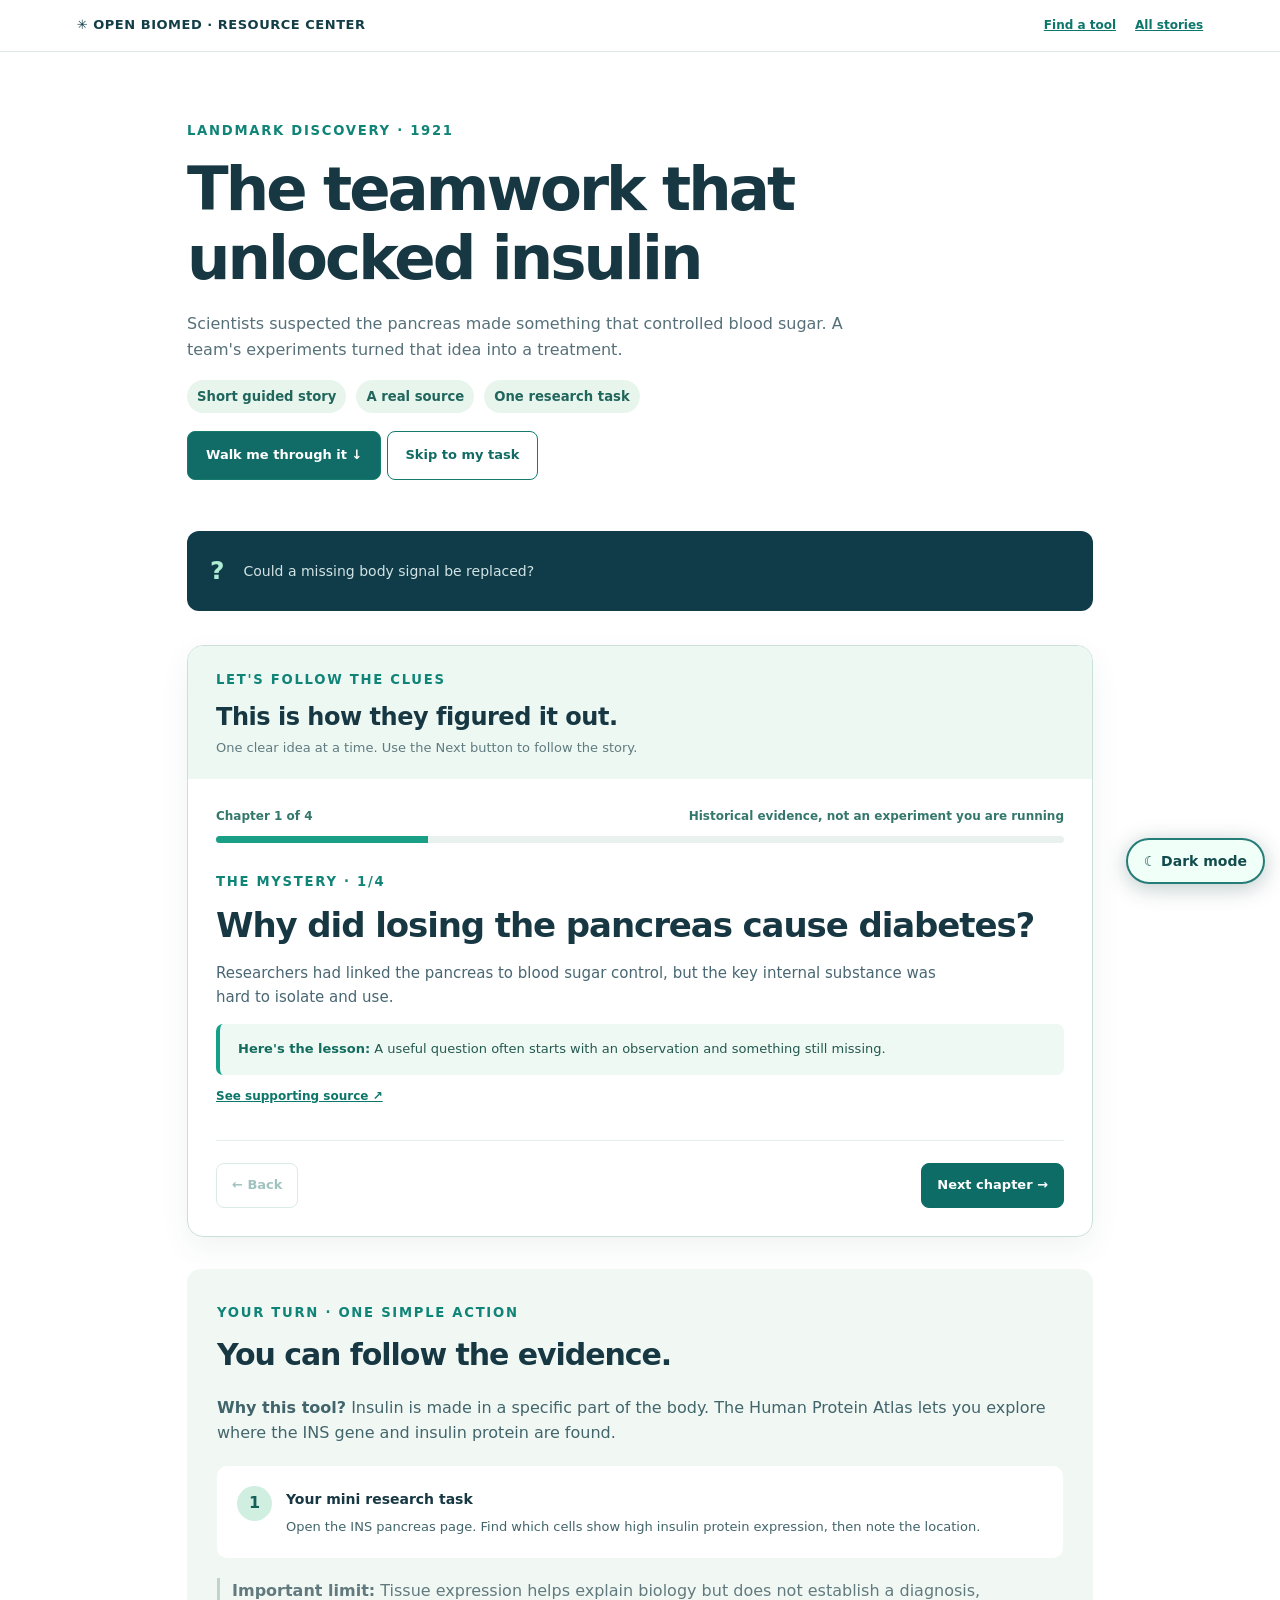
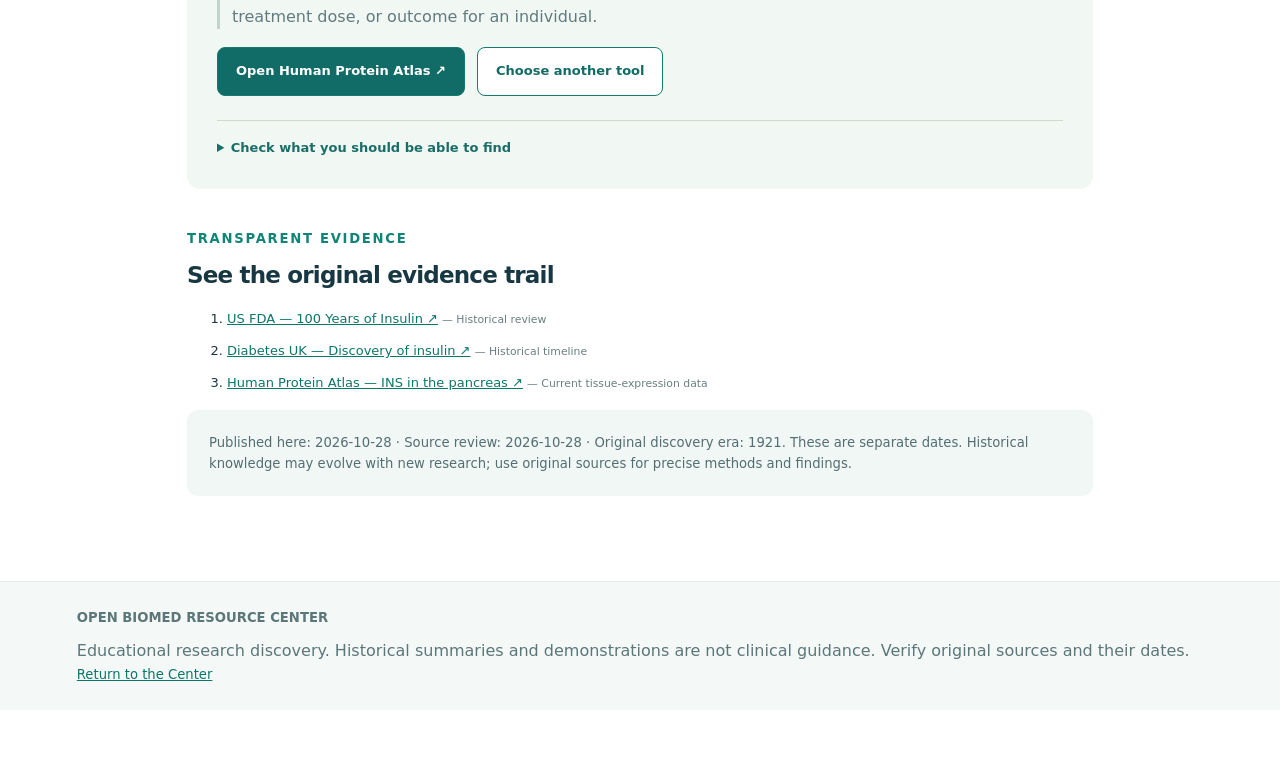
<file: stories/insulin.html>
<!doctype html>
<html lang="en"><head><script src="../assets/theme.js"></script><meta charset="utf-8"><meta name="viewport" content="width=device-width,initial-scale=1"><meta name="theme-color" content="#113a48">
<meta name="description" content="Scientists suspected the pancreas made something that controlled blood sugar. A team&#39;s experiments turned that idea into a treatment."><link rel="stylesheet" href="../assets/story.css"><title>The teamwork that unlocked insulin — Open Biomedical Resource Center</title><link rel="canonical" href="https://davidwpace.github.io/open-biomedical-resource-center/stories/insulin.html"><script src="../assets/story.js" defer></script><link rel="stylesheet" href="../assets/theme.css"></head>
<body><a class="skip" href="#main">Skip to story</a><header class="bar"><a href="../index.html" class="brand">✳ OPEN BIOMED · RESOURCE CENTER</a><nav aria-label="Site navigation"><a href="../start.html">Find a tool</a><a href="../stories.html">All stories</a></nav></header>
  <main id="main" class="container">
    <section class="hero"><span class="eyebrow">LANDMARK DISCOVERY · 1921</span><h1>The teamwork that unlocked insulin</h1><p>Scientists suspected the pancreas made something that controlled blood sugar. A team&#39;s experiments turned that idea into a treatment.</p>
    <div class="pill-row"><span class="pill">Short guided story</span><span class="pill">A real source</span><span class="pill">One research task</span></div>
    <a class="main-cta" href="#story">Walk me through it ↓</a> <a class="secondary-cta" href="#mission">Skip to my task</a></section>
    <div class="intro-line"><strong>?</strong><span>Could a missing body signal be replaced?</span></div>
    <section class="story-box" id="story" aria-labelledby="storytitle">
      <div class="story-head"><span class="story-num">LET'S FOLLOW THE CLUES</span><h2 id="storytitle">This is how they figured it out.</h2><p>One clear idea at a time. Use the Next button to follow the story.</p></div>
      <div class="story-inner">
        <div class="progress"><span id="storyCount" role="status" aria-live="polite">Chapter 1 of 4</span><span>Historical evidence, not an experiment you are running</span></div>
        <div class="progressbar" id="storyProgress" role="progressbar" aria-valuemin="1" aria-valuemax="4" aria-valuenow="1" aria-label="Story progress"><div id="storyFill"></div></div>
        <section class="story-chapter" aria-labelledby="chapter-0"><span class="story-num">THE MYSTERY · 1/4</span><h3 id="chapter-0" tabindex="-1">Why did losing the pancreas cause diabetes?</h3><p>Researchers had linked the pancreas to blood sugar control, but the key internal substance was hard to isolate and use.</p><div class="takeaway"><strong>Here's the lesson:</strong> A useful question often starts with an observation and something still missing.</div><p class="chapter-source"><a href="https://www.fda.gov/about-fda/fda-history-exhibits/100-years-insulin" target="_blank" rel="noopener noreferrer">See supporting source ↗</a></p></section>
<section class="story-chapter" aria-labelledby="chapter-1"><span class="story-num">THE EARLY EXPERIMENTS · 2/4</span><h3 id="chapter-1" tabindex="-1">Banting and Best tested a possibility.</h3><p>In 1921, Frederick Banting and Charles Best, working with laboratory resources arranged by J. J. R. Macleod, tested pancreatic extracts in diabetic animals. The results were promising.</p><div class="takeaway"><strong>Here's the lesson:</strong> Promising animal findings aren&#39;t proof that a treatment will work in people.</div><p class="chapter-source"><a href="https://www.fda.gov/about-fda/fda-history-exhibits/100-years-insulin" target="_blank" rel="noopener noreferrer">See supporting source ↗</a></p></section>
<section class="story-chapter" aria-labelledby="chapter-2"><span class="story-num">THE IMPROVEMENT · 3/4</span><h3 id="chapter-2" tabindex="-1">Cleaner extracts changed the outcome.</h3><p>Biochemist James Collip improved purification. In January 1922, a more purified preparation produced a clear benefit for Leonard Thompson, an early patient. The first preparation had been less successful.</p><div class="takeaway"><strong>Here's the lesson:</strong> Research often advances by improving and repeating an imperfect first attempt.</div><p class="chapter-source"><a href="https://www.fda.gov/about-fda/fda-history-exhibits/100-years-insulin" target="_blank" rel="noopener noreferrer">See supporting source ↗</a></p></section>
<section class="story-chapter" aria-labelledby="chapter-3"><span class="story-num">THE LESSON · 4/4</span><h3 id="chapter-3" tabindex="-1">Breakthroughs need different skills.</h3><p>Experimental design, laboratory work, chemical purification, clinical care and later large-scale production all contributed. The story is about collaboration, not a single magical moment.</p><div class="takeaway"><strong>Here's the lesson:</strong> A contribution can be a better method, a verification, or a key improvement.</div><p class="chapter-source"><a href="https://www.diabetes.org.uk/our-research/about-our-research/our-impact/discovery-of-insulin" target="_blank" rel="noopener noreferrer">See supporting source ↗</a></p></section>
        <div class="chapter-controls"><button id="storyBack" class="control" type="button" disabled>← Back</button><button id="storyNext" type="button" class="control primary">Next chapter →</button></div>
      </div>
    </section>
    <section id="mission" class="lesson" aria-labelledby="missiontitle">
      <span class="story-num">YOUR TURN · ONE SIMPLE ACTION</span><h2 id="missiontitle" tabindex="-1">You can follow the evidence.</h2><p><strong>Why this tool?</strong> Insulin is made in a specific part of the body. The Human Protein Atlas lets you explore where the INS gene and insulin protein are found.</p>
      <div class="mission"><span class="mission-number">1</span><div><strong>Your mini research task</strong><p>Open the INS pancreas page. Find which cells show high insulin protein expression, then note the location.</p></div></div>
      <p class="limit"><strong>Important limit:</strong> Tissue expression helps explain biology but does not establish a diagnosis, treatment dose, or outcome for an individual.</p>
      <div class="lesson-actions"><a class="main-cta" href="https://www.proteinatlas.org/ENSG00000254647-INS/tissue/pancreas" target="_blank" rel="noopener noreferrer">Open Human Protein Atlas ↗</a><a class="secondary-cta" href="../start.html">Choose another tool</a></div>
      <details><summary>Check what you should be able to find</summary><p>The page reports high expression in pancreatic endocrine cells, with cytoplasmic staining in beta cells. This is a guided source check, not a new discovery. Verify it directly using the linked source.</p></details>
    </section>
    <section class="sources" aria-labelledby="source-title"><span class="story-num">TRANSPARENT EVIDENCE</span><h2 id="source-title">See the original evidence trail</h2><ol><li><a href="https://www.fda.gov/about-fda/fda-history-exhibits/100-years-insulin" target="_blank" rel="noopener noreferrer">US FDA — 100 Years of Insulin ↗</a> <small>— Historical review</small></li><li><a href="https://www.diabetes.org.uk/our-research/about-our-research/our-impact/discovery-of-insulin" target="_blank" rel="noopener noreferrer">Diabetes UK — Discovery of insulin ↗</a> <small>— Historical timeline</small></li><li><a href="https://www.proteinatlas.org/ENSG00000254647-INS/tissue/pancreas" target="_blank" rel="noopener noreferrer">Human Protein Atlas — INS in the pancreas ↗</a> <small>— Current tissue-expression data</small></li></ol><p class="disclaimer">Published here: 2026-10-28 · Source review: 2026-10-28 · Original discovery era: 1921. These are separate dates. Historical knowledge may evolve with new research; use original sources for precise methods and findings.</p></section>
  </main><footer class="footer"><strong>OPEN BIOMED RESOURCE CENTER</strong><p>Educational research discovery. Historical summaries and demonstrations are not clinical guidance. Verify original sources and their dates.</p><a href="../index.html">Return to the Center</a></footer></body></html>
</file>
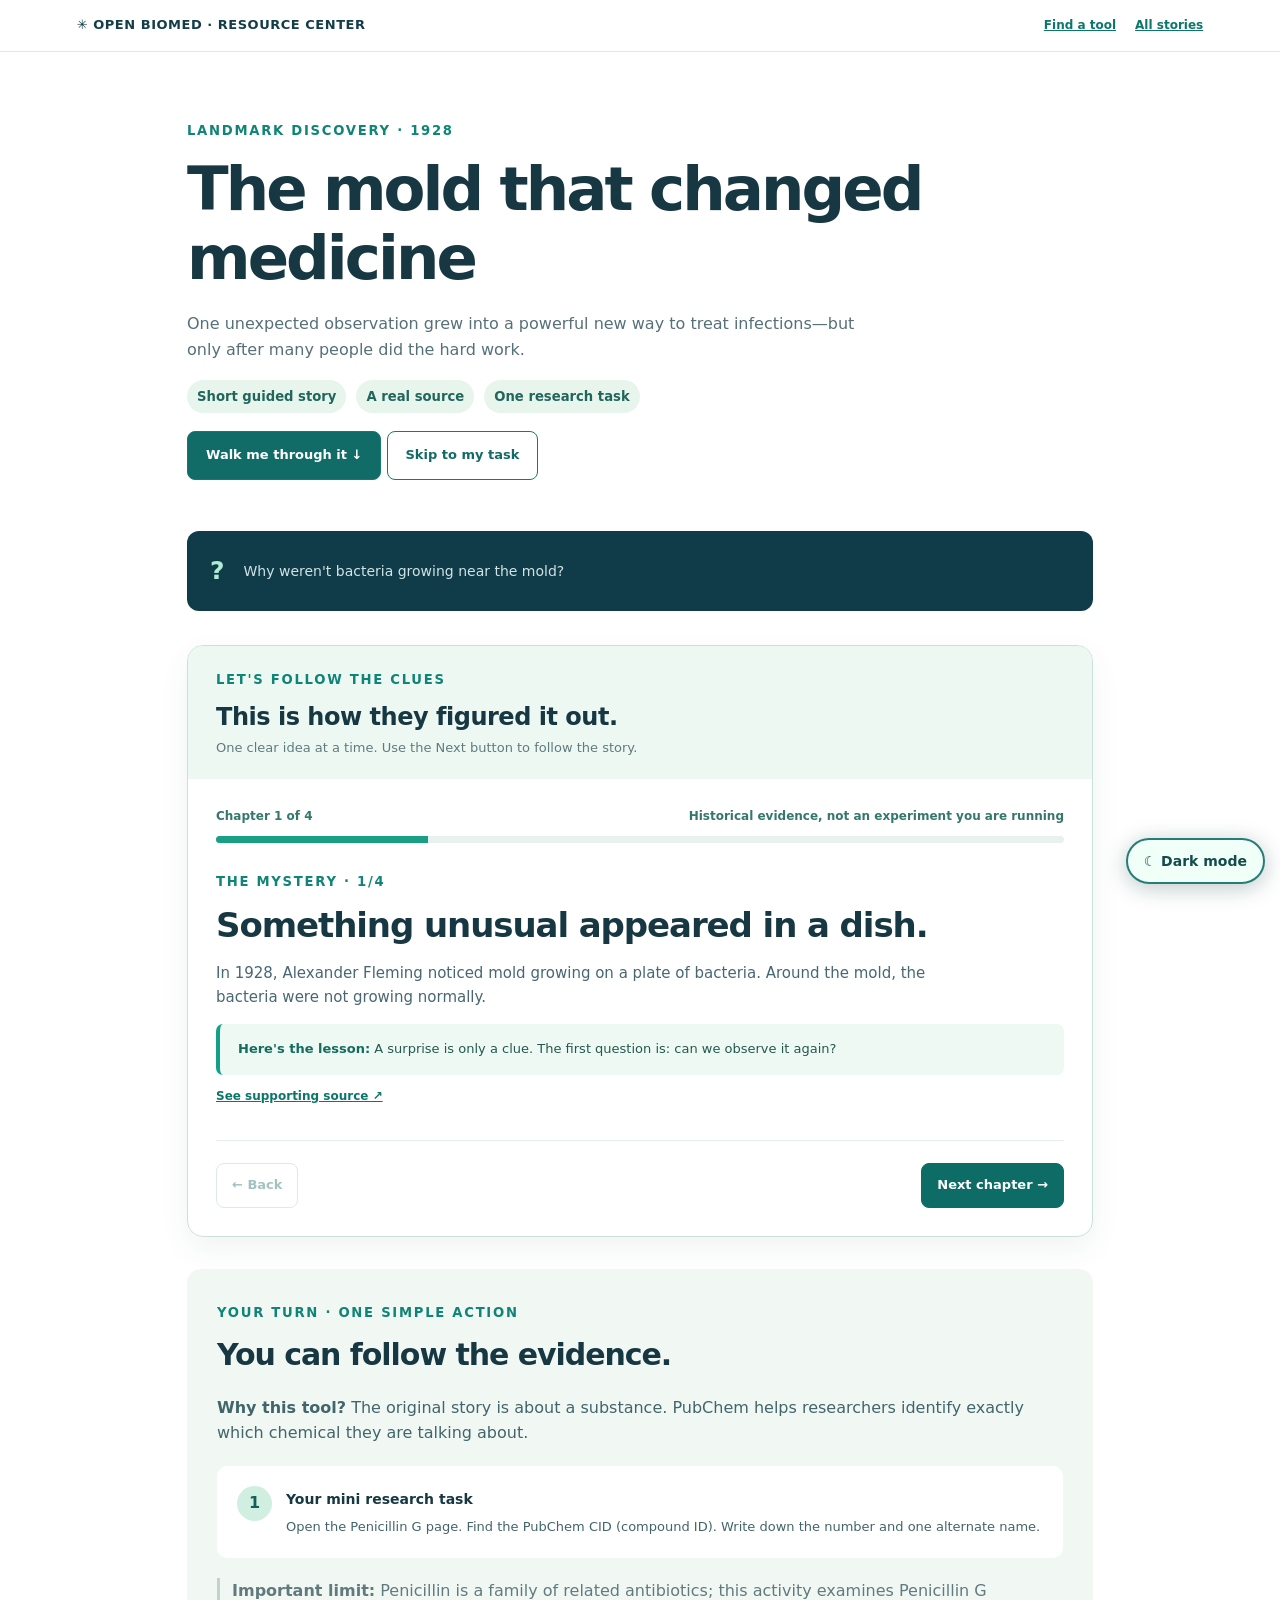
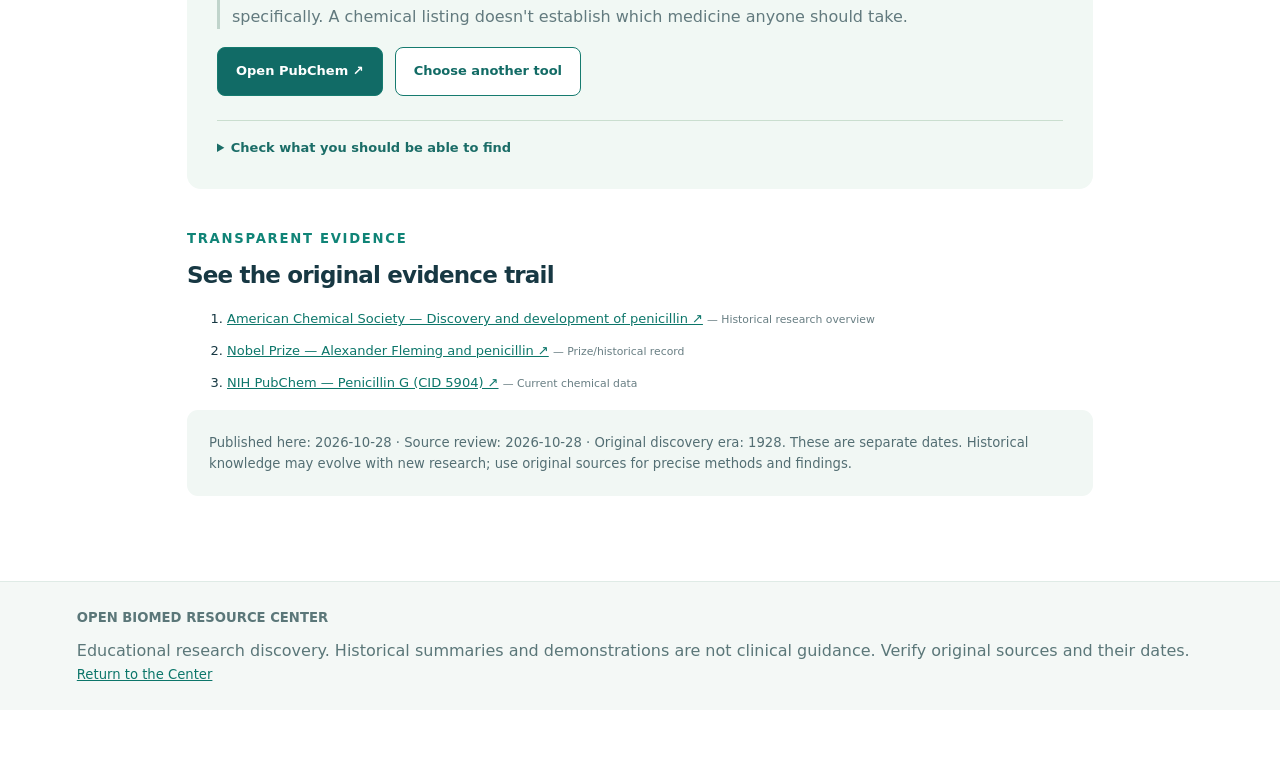
<file: stories/penicillin.html>
<!doctype html>
<html lang="en"><head><script src="../assets/theme.js"></script><meta charset="utf-8"><meta name="viewport" content="width=device-width,initial-scale=1"><meta name="theme-color" content="#113a48">
<meta name="description" content="One unexpected observation grew into a powerful new way to treat infections—but only after many people did the hard work."><link rel="stylesheet" href="../assets/story.css"><title>The mold that changed medicine — Open Biomedical Resource Center</title><link rel="canonical" href="https://davidwpace.github.io/open-biomedical-resource-center/stories/penicillin.html"><script src="../assets/story.js" defer></script><link rel="stylesheet" href="../assets/theme.css"></head>
<body><a class="skip" href="#main">Skip to story</a><header class="bar"><a href="../index.html" class="brand">✳ OPEN BIOMED · RESOURCE CENTER</a><nav aria-label="Site navigation"><a href="../start.html">Find a tool</a><a href="../stories.html">All stories</a></nav></header>
  <main id="main" class="container">
    <section class="hero"><span class="eyebrow">LANDMARK DISCOVERY · 1928</span><h1>The mold that changed medicine</h1><p>One unexpected observation grew into a powerful new way to treat infections—but only after many people did the hard work.</p>
    <div class="pill-row"><span class="pill">Short guided story</span><span class="pill">A real source</span><span class="pill">One research task</span></div>
    <a class="main-cta" href="#story">Walk me through it ↓</a> <a class="secondary-cta" href="#mission">Skip to my task</a></section>
    <div class="intro-line"><strong>?</strong><span>Why weren&#39;t bacteria growing near the mold?</span></div>
    <section class="story-box" id="story" aria-labelledby="storytitle">
      <div class="story-head"><span class="story-num">LET'S FOLLOW THE CLUES</span><h2 id="storytitle">This is how they figured it out.</h2><p>One clear idea at a time. Use the Next button to follow the story.</p></div>
      <div class="story-inner">
        <div class="progress"><span id="storyCount" role="status" aria-live="polite">Chapter 1 of 4</span><span>Historical evidence, not an experiment you are running</span></div>
        <div class="progressbar" id="storyProgress" role="progressbar" aria-valuemin="1" aria-valuemax="4" aria-valuenow="1" aria-label="Story progress"><div id="storyFill"></div></div>
        <section class="story-chapter" aria-labelledby="chapter-0"><span class="story-num">THE MYSTERY · 1/4</span><h3 id="chapter-0" tabindex="-1">Something unusual appeared in a dish.</h3><p>In 1928, Alexander Fleming noticed mold growing on a plate of bacteria. Around the mold, the bacteria were not growing normally.</p><div class="takeaway"><strong>Here's the lesson:</strong> A surprise is only a clue. The first question is: can we observe it again?</div><p class="chapter-source"><a href="https://www.acs.org/education/whatischemistry/landmarks/flemingpenicillin.html" target="_blank" rel="noopener noreferrer">See supporting source ↗</a></p></section>
<section class="story-chapter" aria-labelledby="chapter-1"><span class="story-num">THE CLUE · 2/4</span><h3 id="chapter-1" tabindex="-1">Could the mold be releasing something?</h3><p>Fleming investigated whether something made by the mold was stopping certain bacteria. He called the substance penicillin.</p><div class="takeaway"><strong>Here's the lesson:</strong> Notice the difference between observing a result and explaining what caused it.</div><p class="chapter-source"><a href="https://www.nobelprize.org/prizes/medicine/1945/summary/" target="_blank" rel="noopener noreferrer">See supporting source ↗</a></p></section>
<section class="story-chapter" aria-labelledby="chapter-2"><span class="story-num">THE TEAMWORK · 3/4</span><h3 id="chapter-2" tabindex="-1">A finding in a dish was not yet a medicine.</h3><p>Howard Florey, Ernst Chain, Norman Heatley and colleagues helped develop ways to isolate, test and produce penicillin. Moving from laboratory observations to patient treatment required years of additional work.</p><div class="takeaway"><strong>Here's the lesson:</strong> Discovering a promising substance is different from proving it can be used safely and reliably.</div><p class="chapter-source"><a href="https://www.acs.org/education/whatischemistry/landmarks/flemingpenicillin.html" target="_blank" rel="noopener noreferrer">See supporting source ↗</a></p></section>
<section class="story-chapter" aria-labelledby="chapter-3"><span class="story-num">THE LESSON · 4/4</span><h3 id="chapter-3" tabindex="-1">Scientific progress often takes many hands.</h3><p>Penicillin helped transform treatment for many bacterial infections. The original clue mattered, but later testing, production and medical evaluation mattered just as much.</p><div class="takeaway"><strong>Here's the lesson:</strong> One verified observation can be valuable even when someone else performs the next experiment.</div><p class="chapter-source"><a href="https://www.nobelprize.org/prizes/medicine/1945/summary/" target="_blank" rel="noopener noreferrer">See supporting source ↗</a></p></section>
        <div class="chapter-controls"><button id="storyBack" class="control" type="button" disabled>← Back</button><button id="storyNext" type="button" class="control primary">Next chapter →</button></div>
      </div>
    </section>
    <section id="mission" class="lesson" aria-labelledby="missiontitle">
      <span class="story-num">YOUR TURN · ONE SIMPLE ACTION</span><h2 id="missiontitle" tabindex="-1">You can follow the evidence.</h2><p><strong>Why this tool?</strong> The original story is about a substance. PubChem helps researchers identify exactly which chemical they are talking about.</p>
      <div class="mission"><span class="mission-number">1</span><div><strong>Your mini research task</strong><p>Open the Penicillin G page. Find the PubChem CID (compound ID). Write down the number and one alternate name.</p></div></div>
      <p class="limit"><strong>Important limit:</strong> Penicillin is a family of related antibiotics; this activity examines Penicillin G specifically. A chemical listing doesn&#39;t establish which medicine anyone should take.</p>
      <div class="lesson-actions"><a class="main-cta" href="https://pubchem.ncbi.nlm.nih.gov/compound/Penicillin-G" target="_blank" rel="noopener noreferrer">Open PubChem ↗</a><a class="secondary-cta" href="../start.html">Choose another tool</a></div>
      <details><summary>Check what you should be able to find</summary><p>The page lists CID 5904 and the synonym benzylpenicillin. This is a guided source check, not a new discovery. Verify it directly using the linked source.</p></details>
    </section>
    <section class="sources" aria-labelledby="source-title"><span class="story-num">TRANSPARENT EVIDENCE</span><h2 id="source-title">See the original evidence trail</h2><ol><li><a href="https://www.acs.org/education/whatischemistry/landmarks/flemingpenicillin.html" target="_blank" rel="noopener noreferrer">American Chemical Society — Discovery and development of penicillin ↗</a> <small>— Historical research overview</small></li><li><a href="https://www.nobelprize.org/prizes/medicine/1945/summary/" target="_blank" rel="noopener noreferrer">Nobel Prize — Alexander Fleming and penicillin ↗</a> <small>— Prize/historical record</small></li><li><a href="https://pubchem.ncbi.nlm.nih.gov/compound/Penicillin-G" target="_blank" rel="noopener noreferrer">NIH PubChem — Penicillin G (CID 5904) ↗</a> <small>— Current chemical data</small></li></ol><p class="disclaimer">Published here: 2026-10-28 · Source review: 2026-10-28 · Original discovery era: 1928. These are separate dates. Historical knowledge may evolve with new research; use original sources for precise methods and findings.</p></section>
  </main><footer class="footer"><strong>OPEN BIOMED RESOURCE CENTER</strong><p>Educational research discovery. Historical summaries and demonstrations are not clinical guidance. Verify original sources and their dates.</p><a href="../index.html">Return to the Center</a></footer></body></html>
</file>
<file: assets/styles.css>
:root{color-scheme:light;--ink:#132d39;--sub:#57707a;--deep:#0d2836;--teal:#138b87;--aqua:#bbefe5;--mint:#ecf8f4;--border:#d9e8e8;--paper:#fff;--cream:#f7f9f7;--shadow:0 14px 32px rgba(14,46,56,.075);font-family:Inter,ui-sans-serif,system-ui,-apple-system,"Segoe UI",Roboto,Arial,sans-serif;font-synthesis:none}
*{box-sizing:border-box}html{scroll-behavior:smooth;scroll-padding-top:95px}body{margin:0;color:var(--ink);background:var(--paper);font-size:15px;line-height:1.6}button,input,select{font:inherit}button{cursor:pointer}a{color:inherit}a:focus-visible,button:focus-visible,input:focus-visible,select:focus-visible{outline:3px solid #36bfc0;outline-offset:3px}button:disabled{cursor:not-allowed;opacity:.5}
[hidden]{display:none!important}.sr-only{position:absolute;width:1px;height:1px;overflow:hidden;clip:rect(0,0,0,0);white-space:nowrap}.skip-link{position:absolute;left:14px;top:-70px;z-index:100;padding:10px 16px;background:white}.skip-link:focus{top:10px}
.site-shell{overflow:clip}.site-header{height:85px;padding:0 clamp(20px,6vw,100px);display:flex;align-items:center;justify-content:space-between;border-bottom:1px solid #e8efee;background:rgba(255,255,255,.97);position:relative;z-index:2}
.brand{display:inline-flex;align-items:center;gap:12px;text-decoration:none}.brand-mark{width:40px;height:40px;display:grid;place-items:center;background:#0e343e;border-radius:12px;color:#a8f0dc;font-size:27px;line-height:1}.brand-name{font-size:14px;font-weight:900;letter-spacing:.12em;line-height:1.07}.brand-break{color:var(--teal)}.brand-name small{display:block;margin-top:6px;color:#647d85;font-size:8px;font-weight:800;letter-spacing:.2em}.header-nav{display:flex;align-items:center;gap:clamp(15px,2vw,36px)}.header-nav a{text-decoration:none;font-size:13px;font-weight:650;color:#39535d}.header-nav a:hover{color:var(--teal)}.header-nav .nav-github{padding:9px 14px;border:1px solid #ccdeda;border-radius:7px}
.hero{display:grid;grid-template-columns:minmax(0,1.13fr) minmax(320px,.87fr);min-height:515px;overflow:hidden;background:linear-gradient(124deg,#0b2736,#123848 70%,#0b3039);color:white;position:relative}.hero:after{content:"";position:absolute;bottom:0;left:0;right:0;height:2px;background:linear-gradient(90deg,#1fd3b2,transparent)}.hero-content{padding:clamp(58px,7vw,105px) 0 56px clamp(25px,8vw,125px);position:relative;z-index:1;max-width:850px}.eyebrow,.section-kicker{font-size:11px;font-weight:800;letter-spacing:.19em;color:#1a9993}.hero .eyebrow{color:#84e9cf;display:flex;gap:11px;align-items:center}.pulse,.verified-dot{width:8px;height:8px;border-radius:50%;background:#66e4ca;box-shadow:0 0 0 5px rgba(102,228,202,.12)}.hero h1{font-size:clamp(38px,4.2vw,68px);line-height:1.12;font-weight:750;letter-spacing:-.045em;max-width:760px;margin:27px 0 22px}.hero h1 em{font-style:normal;color:#9ee9d3}.hero-description{max-width:620px;color:#c4d8dd;font-size:16px;line-height:1.85;margin:0}.hero-buttons{display:flex;gap:12px;flex-wrap:wrap;margin-top:32px}.primary-button,.secondary-button{display:inline-flex;align-items:center;gap:22px;border:1px solid transparent;border-radius:7px;padding:12px 19px;font-weight:750;font-size:13px;text-decoration:none}.primary-button{color:#073b41;background:#a4f0d9}.primary-button:hover{background:#c6fff0}.secondary-button{background:transparent;color:#e8f7f3;border-color:#4e7479}.secondary-button:hover{border-color:#b0d5d2}.hero-meta{display:flex;flex-wrap:wrap;align-items:center;gap:15px;margin-top:37px;color:#a9c6c9;font-size:12px}.hero-meta strong{font-size:16px;color:white}.hero-meta i{width:3px;height:3px;background:#68939a;border-radius:50%}
.hero-art{position:relative;min-height:400px;align-self:stretch;overflow:hidden;background:radial-gradient(circle at 53% 49%,rgba(28,159,142,.20),transparent 40%)}.orbit{position:absolute;top:50%;left:51%;transform:translate(-50%,-50%) rotate(-20deg);border:1px solid rgba(133,231,208,.23);border-radius:50%}.orbit-a{width:270px;height:270px}.orbit-b{width:410px;height:410px;border-style:dashed}.orbit-c{width:570px;height:570px}.core{position:absolute;width:190px;height:190px;border-radius:50%;background:radial-gradient(circle at 40% 35%,#214f5b,#092936);border:1px solid #4f8a8c;box-shadow:0 0 90px rgba(24,196,162,.18),inset 0 0 33px rgba(121,235,206,.10);top:50%;left:51%;transform:translate(-50%,-50%);display:flex;flex-direction:column;align-items:center;justify-content:center;color:#89dacc;font-size:10px;font-weight:800;letter-spacing:.25em}.core-symbol{font-size:70px;line-height:1.25;color:#bbfae7}.node{position:absolute;width:13px;height:13px;background:#b1f5e1;border:3px solid #276a70;border-radius:50%;box-shadow:0 0 19px #4fe5bb}.node-1{top:18%;left:30%}.node-2{top:33%;left:81%}.node-3{top:73%;left:20%}.node-4{top:84%;left:70%}.node-5{top:12%;left:67%}.connection{position:absolute;border-top:1px solid rgba(167,250,228,.4);transform-origin:0 0}.con-a{width:225px;top:30%;left:30%;transform:rotate(30deg)}.con-b{width:230px;top:75%;left:20%;transform:rotate(-21deg)}.con-c{width:166px;top:36%;left:64%;transform:rotate(100deg)}.art-label{position:absolute;font-size:9px;color:#9fcacc;letter-spacing:.18em}.art-label-top{top:13%;left:13%}.art-label-bottom{bottom:12%;right:10%}
.benefit-strip{display:grid;grid-template-columns:repeat(3,1fr);gap:20px;padding:24px clamp(25px,8vw,125px);border-bottom:1px solid var(--border);background:#f6faf8}.benefit-strip>div{display:flex;align-items:center;gap:16px}.benefit-strip>div+div{border-left:1px solid #dce9e5;padding-left:35px}.strip-icon{display:grid;place-items:center;width:43px;height:43px;border-radius:10px;background:#e0f3ec;color:#167e78;font-size:23px;flex-shrink:0}.benefit-strip strong,.benefit-strip small{display:block}.benefit-strip strong{font-size:13px}.benefit-strip small{font-size:11px;color:#68818b}
.section-pad{padding:85px clamp(25px,8vw,125px)}.section-heading{display:flex;justify-content:space-between;align-items:end;gap:18px;margin-bottom:28px}.section-heading h2,.about-section h2{font-size:clamp(29px,3vw,44px);letter-spacing:-.04em;line-height:1.16;font-weight:740;margin:10px 0}.period{color:#17a38e}.section-heading p{color:#657d84;margin:0;max-width:670px}.verified-note{font-size:12px;font-weight:700;display:flex;align-items:center;gap:11px;color:#28665d;white-space:nowrap}.verified-note small{font-size:10px;color:#77908f;font-weight:500}.verified-dot{box-shadow:0 0 0 5px #e5f6ee}
.directory-panel{border:1px solid #d8e6e5;border-radius:12px;background:#fff;padding:21px;box-shadow:0 5px 20px rgba(28,65,71,.035)}.search-area{height:57px;display:flex;align-items:center;position:relative;border:1px solid #cbdedd;border-radius:8px;background:#fcfefd}.search-area:focus-within{border-color:#21a19a;box-shadow:0 0 0 3px rgba(33,161,154,.1)}.search-glass{color:#38827f;font-size:33px;margin-left:17px;line-height:1}.search-area input{flex:1;min-width:0;padding:15px 12px;border:0;outline:0;background:transparent;color:#193641;font-size:14px}.search-area input:focus-visible{outline:0}.search-hint{font-size:12px;color:#729099;background:#eaf2ef;border:1px solid #d6e3e1;border-radius:4px;padding:1px 7px;margin-right:15px}.toolbar{display:flex;align-items:center;gap:13px;flex-wrap:wrap;margin-top:15px}.toolbar label{display:flex;align-items:center;gap:10px;font-size:12px;font-weight:750;color:#607880}.toolbar select{border:1px solid #dae7e6;border-radius:6px;padding:9px 32px 9px 10px;background:#fff;max-width:260px;color:#25434d;min-height:40px;font-size:12px}.reset-button{border:0;color:#17857e;background:transparent;margin-left:auto;font-size:12px;font-weight:750;padding:8px}.reset-button:hover{text-decoration:underline}.category-chips{display:flex;align-items:center;gap:8px;flex-wrap:wrap;border-top:1px solid #edf2f1;padding-top:16px;margin-top:16px}.chip{border:1px solid #dce9e6;background:#f8fbfa;border-radius:999px;padding:8px 13px;font-size:11px;font-weight:750;color:#557179}.chip span{color:#849da2;margin-left:5px}.chip:hover{border-color:#77beb0}.chip[aria-pressed=true]{background:#0d3e48;color:#e7fff5;border-color:#0d3e48}.chip[aria-pressed=true] span{color:#b6e1d7}
.results-head{display:flex;justify-content:space-between;gap:10px;align-items:center;margin:26px 0 14px}.results-head p{margin:0;color:#607a81;font-size:12px}.results-head #resultCount{font-size:13px;color:#24424b;font-weight:750}.resource-grid{display:grid;grid-template-columns:repeat(3,minmax(0,1fr));gap:17px}.resource-card{display:flex;flex-direction:column;min-width:0;border:1px solid #dae8e7;border-radius:11px;background:white;padding:21px;box-shadow:0 4px 14px rgba(34,71,80,.025);transition:box-shadow .17s,transform .17s}.resource-card:hover{box-shadow:var(--shadow);transform:translateY(-3px)}.card-top{display:flex;justify-content:space-between;align-items:start;gap:8px}.resource-icon{width:44px;height:44px;border-radius:10px;display:grid;place-items:center;background:#e7f5f0;font-size:22px;color:#247d7c}.card-category{font-size:10px;text-transform:uppercase;letter-spacing:.12em;color:#66848b;font-weight:850;margin:20px 0 3px}.resource-card h3{font-size:18px;line-height:1.34;letter-spacing:-.02em;margin:5px 0 9px}.resource-card .description{color:#5f7982;font-size:13px;margin:0 0 14px;line-height:1.65;flex:1}.access-pill{border-radius:5px;background:#ecf7f3;color:#247c6a;padding:5px 8px;font-size:10px;font-weight:850;line-height:1.25;text-align:right}.access-pill.mixed{background:#fff6e7;color:#9b680f}.access-pill.commercial{background:#eef1fa;color:#56649b}.card-limit{font-size:11px;background:#fafbf9;color:#677980;padding:10px 12px;border-radius:6px;line-height:1.55;margin-top:auto}.card-limit strong{color:#344e55}.card-footer{display:flex;justify-content:space-between;align-items:center;gap:6px;margin-top:16px;padding-top:12px;border-top:1px solid #edf1f0}.detail-button{font-size:12px;border:0;color:#16857d;background:transparent;padding:7px 0;font-weight:800}.official-link{font-size:11px;font-weight:750;text-decoration:none;color:#2b4650;padding:6px 0}.official-link:hover,.detail-button:hover{text-decoration:underline}
.empty-state,.error-state{text-align:center;padding:55px 25px;background:#f8fbfa;border:1px dashed #bdd9d5;border-radius:12px}.empty-state>div{font-size:60px;color:#89bdb8}.empty-state h3,.error-state h3{margin:4px 0}.empty-state p,.error-state p{color:#64808a}
.workflows-section{background:#f4f8f7}.workflows-grid{display:grid;grid-template-columns:repeat(4,minmax(0,1fr));gap:16px}.workflow-card{background:#fff;padding:25px 22px 23px;border-radius:10px;border:1px solid #e0ece9;min-height:285px;display:flex;flex-direction:column;position:relative}.workflow-number{position:absolute;right:22px;top:23px;font-size:12px;color:#94b0b1;font-weight:750}.workflow-icon{font-size:30px;color:#008e87;line-height:1}.workflow-card h3{line-height:1.28;font-size:18px;letter-spacing:-.02em;margin:18px 0 9px}.workflow-card p{font-size:12px;color:#667d84;margin:0 0 23px;flex:1}.workflow-link{display:flex;align-items:center;justify-content:space-between;text-align:left;border:0;border-top:1px solid #edf2f1;padding:16px 0 0;background:transparent;font-size:12px;font-weight:800;color:#117d76}.workflow-link:hover{text-decoration:underline}
.about-section{display:grid;grid-template-columns:1.2fr .8fr;gap:clamp(30px,5vw,100px);align-items:center}.about-section h2{font-size:clamp(32px,3.5vw,52px)}.about-section h2 em{font-style:normal;color:#24877f}.about-text>p{max-width:700px;color:#647d84}.about-points{display:grid;grid-template-columns:1fr 1fr;gap:13px;margin-top:27px;font-size:12px;font-weight:700;color:#31535b}.contribute-panel{padding:35px;background:var(--deep);color:white;border-radius:13px;box-shadow:var(--shadow)}.contribute-panel .section-kicker{color:#86e1cc}.contribute-panel h3{font-size:26px;line-height:1.25;margin:20px 0 10px}.contribute-panel>p{color:#c2d9d8;font-size:13px}.contribute-panel .primary-button{margin-top:14px}.contribute-panel .fine-print{font-size:11px;color:#91adb4;margin-top:20px}
.site-footer{padding:33px clamp(25px,8vw,125px);background:#0b2632;color:white;display:grid;grid-template-columns:1fr auto;gap:24px}.site-footer>div:first-child{display:flex;gap:11px;align-items:center}.footer-mark{font-size:26px;color:#97e1d1}.site-footer strong{font-size:14px;letter-spacing:.1em}.site-footer small{color:#9cb9bd;font-size:11px}.footer-links{display:flex;flex-wrap:wrap;gap:24px;align-items:center}.footer-links a{font-size:12px;text-decoration:none;color:#c6dfdf}.footer-links a:hover{text-decoration:underline}.site-footer>p{grid-column:1/-1;border-top:1px solid #2b4a52;padding-top:18px;margin:0;font-size:11px;color:#92aeb4}
dialog{border:0;border-radius:14px;max-width:min(640px,calc(100vw - 28px));width:100%;max-height:85vh;padding:0;box-shadow:0 32px 90px #08202a55;color:var(--ink)}dialog::backdrop{background:rgba(6,24,34,.62)}.dialog-inner{padding:28px}.dialog-top{display:flex;justify-content:space-between;align-items:center}.dialog-close{border:0;background:#edf4f2;border-radius:8px;font-size:26px;width:37px;height:37px;line-height:1;color:#34525a}.dialog-inner h2{font-size:28px;line-height:1.2;margin:16px 0 10px}.dialog-inner p{color:#5f7881;font-size:13px}.detail-info{display:grid;grid-template-columns:115px 1fr;gap:12px;border-top:1px solid #e1ebea;padding:14px 0;font-size:13px}.detail-info dt{color:#6a838a;font-weight:750}.detail-info dd{margin:0;color:#273e47;overflow-wrap:anywhere}.dialog-actions{display:flex;gap:12px;flex-wrap:wrap;margin-top:20px}.dialog-actions .primary-button{background:#106f6b;color:#fff}.dialog-actions .secondary-button{color:#24515b;border-color:#cfdfdc}.dialog-actions .secondary-button:hover{border-color:#118d85}
@media(max-width:1150px){.resource-grid{grid-template-columns:repeat(2,minmax(0,1fr))}.workflows-grid{grid-template-columns:repeat(2,minmax(0,1fr))}.hero-content{padding-left:45px}.hero-art{opacity:.7}}
@media(max-width:760px){.site-header{padding:0 20px;height:75px}.header-nav{gap:14px}.header-nav a:nth-child(2),.header-nav a:nth-child(4),.header-nav a:nth-child(5),.header-nav a:nth-child(6){display:none}.hero{grid-template-columns:1fr}.hero-content{padding:55px 22px 45px}.hero h1{font-size:clamp(37px,9vw,57px)}.hero-art{min-height:0;height:160px;opacity:.35;position:absolute;width:100%;right:-40%;bottom:-30px;pointer-events:none}.hero-meta{margin-top:28px}.benefit-strip{padding:18px 22px;gap:12px}.benefit-strip>div{gap:8px}.benefit-strip>div+div{padding-left:10px}.strip-icon{width:30px;height:30px;font-size:18px}.benefit-strip small{display:none}.section-pad{padding:60px 20px}.section-heading{align-items:start}.verified-note{display:none}.toolbar{gap:8px}.toolbar label{flex:1;flex-direction:column;align-items:stretch;gap:3px;min-width:130px}.toolbar select{max-width:none;width:100%}.reset-button{margin:0}.resource-grid{grid-template-columns:1fr}.workflows-grid{grid-template-columns:1fr}.workflow-card{min-height:0}.about-section{grid-template-columns:1fr;gap:22px}.site-footer{grid-template-columns:1fr;padding:30px 20px}.results-tip{display:none}}
@media(max-width:420px){.brand-name{font-size:11px}.brand-mark{width:32px;height:32px}.header-nav .nav-github{display:none}.hero-buttons{display:grid}.hero-buttons a{justify-content:space-between}.benefit-strip{gap:4px}.benefit-strip>div{flex-direction:column;align-items:start}.benefit-strip>div+div{padding-left:9px}.benefit-strip strong{font-size:11px}.section-heading h2{font-size:31px}.about-points{grid-template-columns:1fr}.detail-info{grid-template-columns:1fr;gap:2px}.dialog-inner{padding:20px}}
@media(prefers-reduced-motion:reduce){*,*::before,*::after{scroll-behavior:auto!important;transition:none!important;animation:none!important}}


/* Benefit-first hero: a plain-language research journey replaces abstract decoration. */
.hero{grid-template-columns:minmax(0,1.08fr) minmax(345px,.92fr)}
.hero-content{padding:clamp(55px,5vw,78px) 0 56px clamp(25px,8vw,125px)}
.hero h1{font-size:clamp(37px,4.1vw,63px);max-width:740px;line-height:1.13;margin:24px 0 19px}
.hero-description{max-width:625px;font-size:15px;line-height:1.75}
.hero-buttons{margin-top:27px}
.hero-meta{margin-top:28px}
.hero-story{align-self:center;margin:32px clamp(22px,6vw,92px) 32px clamp(16px,3vw,42px);padding:28px;background:linear-gradient(155deg,rgba(36,92,101,.72),rgba(11,44,56,.85));border:1px solid rgba(164,240,217,.28);border-radius:15px;box-shadow:0 24px 65px rgba(2,22,28,.24);position:relative}
.hero-story::before{content:"";position:absolute;inset:-13px;border:1px solid rgba(133,231,208,.12);border-radius:21px;pointer-events:none}
.story-eyebrow{font-size:10px;letter-spacing:.19em;color:#a9eedb;font-weight:800;margin-bottom:20px}
.story-step{display:flex;align-items:start;gap:15px}
.story-marker{width:34px;height:34px;display:grid;place-items:center;flex:0 0 auto;border:1px solid rgba(151,236,213,.45);border-radius:50%;color:#b2f2dd;font-size:11px;font-weight:850}
.story-step strong{display:block;font-size:13px;color:#f4fffb}
.story-step p{font-size:12px;color:#bad5d4;line-height:1.6;margin:5px 0 0}
.story-connector{margin:6px 0 6px 16px;border-left:1px dashed rgba(164,240,217,.52);height:21px}
.story-footnote{border-top:1px solid rgba(164,240,217,.20);padding-top:16px;margin:23px 0 0;color:#a8c7c9;font-size:10px;line-height:1.6}
.founder-line{font-size:12px!important;color:#69878d!important;margin-top:20px}
.founder-line em{color:#277f7a;font-style:normal;font-weight:800}
@media(max-width:1100px){.hero-story{margin:24px 24px 24px 14px;padding:22px}.hero h1{font-size:clamp(37px,4vw,48px)}}
@media(max-width:760px){.hero{grid-template-columns:1fr}.hero-content{padding:42px 22px 42px}.hero h1{font-size:clamp(37px,8.5vw,54px)}.hero-description{font-size:15px;line-height:1.65}.hero-story{display:none}.hero-meta{margin-top:23px}.benefit-strip strong{line-height:1.25}}

.machine-entry{color:#58777c;font-size:12px;margin:17px 2px 0}.machine-entry a{color:#0d7b77;text-decoration:underline;text-underline-offset:2px;font-weight:750}.js-fallback{padding:18px;text-align:center;background:#e9f7f2}.js-fallback a{color:#0c7777}


/* Featured interactive evidence lab; benefit-oriented secondary homepage showcase */
.demo-promo{display:grid;grid-template-columns:minmax(250px,.65fr) minmax(0,1.35fr);min-height:365px;background:#123948;color:#fff;overflow:hidden}
.demo-promo-art{position:relative;background:radial-gradient(circle at 45% 51%,#267269,#0d3441 65%);min-height:350px}
.demo-promo-orbit{position:absolute;border:1px solid #9beed14b;border-radius:50%;left:50%;top:50%;transform:translate(-50%,-50%)}
.demo-promo-orbit.orbit-one{height:260px;width:260px}.demo-promo-orbit.orbit-two{height:385px;width:385px;border-style:dashed}
.demo-promo-core{position:absolute;left:50%;top:50%;transform:translate(-50%,-50%);width:170px;height:170px;border-radius:50%;border:2px solid #91eaca;display:flex;align-items:center;justify-content:center;flex-direction:column;background:#0d3343;box-shadow:0 0 50px #3fd4a646;font-size:31px;font-weight:800;letter-spacing:.06em}
.demo-promo-core span{font-size:12px;color:#a3e6d4;letter-spacing:.02em;margin-top:8px}
.demo-promo-copy{padding:55px clamp(25px,7vw,105px) 44px clamp(25px,4vw,55px);align-self:center}
.demo-promo .section-kicker{color:#9cebd5}
.demo-promo h2{font-size:clamp(31px,3.1vw,46px);line-height:1.19;letter-spacing:-.04em;margin:17px 0}
.demo-promo h2 em{color:#a6edd5;font-style:normal}
.demo-promo p{color:#c4dcdc;max-width:650px;line-height:1.8;margin:0 0 25px}
.demo-promo small{display:block;color:#b1cecc;font-size:11px;margin-top:15px}
@media(max-width:760px){.demo-promo{grid-template-columns:1fr}.demo-promo-art{display:none}.demo-promo-copy{padding:38px 24px 44px}.demo-promo h2{font-size:33px}.demo-promo p{font-size:14px}}
</file>
<file: assets/theme.css>
/* Shared contrast and optional user-selectable dark mode for public learning pages.
   No external fonts, tracking, or preference cookies. */
.color-theme-toggle{position:fixed;right:15px;bottom:16px;z-index:1000;display:inline-flex;align-items:center;justify-content:center;padding:11px 16px;min-height:46px;border-radius:999px;border:2px solid #267d78;background:#f0fff7;color:#134c4c;box-shadow:0 4px 22px #082f3644;font:800 14px/1.2 system-ui,-apple-system,"Segoe UI",sans-serif;cursor:pointer;white-space:nowrap}
.color-theme-toggle:hover{border-color:#115850;background:#d3f4e6}
.color-theme-toggle:focus-visible{outline:3px solid #329ec4;outline-offset:3px}
body{padding-bottom:64px;font-size:16px}
:is(.lesson-card p,.story-card p,.stage-context,.research-wrap p,.research-sources li,.research-sources p,.archive-note p,.lab-tool>p,.task-panel p,.reason-choice,.evidence-reveal p,.lesson-card>a,.story-card>a,.chapter-source,.lesson .limit,.more-info,.footer p,.agent-main>p,.endpoint p,.choice span:last-child,.goal-choice span:last-child,.notice,.hint){font-size:max(15px,1rem)}
:is(.lab-eyebrow,.lesson-kicker,.story-num,.eyebrow,.step-tag,.lab-stats span,.lab-footer,.site-footer,.footer,.pill,.disclaimer,.research-sources small,.story-card .year,.story-category){font-size:max(12px,.825rem)}
:is(.choice-feedback,.source-boundary,.lab-caution,.lab-tool .lab-caution,.lesson-card a,.story-card a,.challenge legend,.review-card p,.review-card a,.contribute-card p,.contribute-card a,.review-steps ol,.contribute-steps ol,.result .privacy-note){font-size:max(14px,.95rem)}
:root[data-theme="dark"]{color-scheme:dark;--ink:#f0faf8;--sub:#c4dade;--deep:#0b2430;--teal:#98e8d5;--aqua:#b9f1e3;--mint:#183941;--border:#47646b;--paper:#0d2029;--cream:#142f39;--shadow:0 12px 32px #010c1366;--pale:#152e38}
html[data-theme="dark"],html[data-theme="dark"] body{background:#0d2029!important;color:#eaf7f6!important}
html[data-theme="dark"] :is(.site-header,.lab-header,.bar,.topbar,.site-footer,.lab-footer,.footer){background:#102934!important;color:#eaf7f6!important;border-color:#415c64!important}
html[data-theme="dark"] :is(.site-header a,.lab-header a,.bar a,.topbar a,.site-footer a,.footer a,.lab-footer a,.brand,.sitebrand,.brand-name,.nav-github,.header-nav a){color:#e8f7f4!important}
html[data-theme="dark"] :is(.hero,.lab-hero,.index-hero,.heading,.agent-main,.catalog-main){color:#eaf7f6}
html[data-theme="dark"] :is(.hero h1,.lab-hero h1,.index-hero h1,.heading h1,.section-heading h2,.lesson-step h2,.lesson-card h2,.story-card h2,.result h2,.review-card h2,.contribute-card h2,.agent-main h2){color:#f2fcf9!important}
html[data-theme="dark"] :is(.hero p,.lab-hero>p,.index-hero p,.heading p,.hint,.hero-description,.stage-context,.lesson-card p,.story-card p,.archive-note p,.chapter-source,.lesson p,.agent-main>p,.catalog-intro p,.source-boundary,.research-sources p,.research-wrap p,.research-sources small,.story-head p,.goal-choice span:last-child,.choice span:last-child){color:#c6dce0!important}
html[data-theme="dark"] :is(.lesson-card,.story-card,.lab-journey,.story-box,.story-inner,.choice,.goal-choice,.contribute-card,.review-card,.endpoint,.directory-panel,.resource-card,.workflow-card,.result-spotlight,.research-wrap,.mission,.task-panel,.search-area,.search-input,.portable-panel,.catalog-tools,.about-section,.story-head,.story-chapter,.modal,.more-info){background:#15343f!important;color:#edf9f8!important;border-color:#456873!important}
html[data-theme="dark"] :is(.lesson-card a,.story-card a,.lab-journey a,.research-sources a,.chapter-source a,.review-card a,.contribute-card a,.endpoint a,.more-info a,.archive-note a,.agent-main a){color:#aff4dc}
html[data-theme="dark"] :is(.lesson-card h2 a,.story-card h2 a){color:#f0faf7!important}
html[data-theme="dark"] :is(.lab-stats span,.pill,.notice,.trust,.badge,.takeaway,.evidence-reveal,.choice-feedback,.reason-choice,.research-wrap,.archive-note,.important,.review-warning,.review-steps,.contribute-steps,.another-way,.lesson,.disclaimer,.source-boundary,.report-actions,.category-chips,.category-chip){background:#193c46!important;color:#e2f4f1!important;border-color:#547480!important}
html[data-theme="dark"] :is(.reason-choice,.goal-choice,.choice,.control,.lab-secondary,.secondary-button,.secondary-cta,.secondary-link,.fallback-choice,.text-button){color:#e7f7f3!important;background:#193c46!important;border-color:#5b8587!important}
html[data-theme="dark"] :is(.reason-choice:hover,.choice:hover,.goal-choice:hover){background:#24515b!important;border-color:#b0e9d3!important}
html[data-theme="dark"] .reason-choice[aria-pressed="true"]{background:#245d59!important;border:2px solid #b5f1d6!important;color:#fff!important}
html[data-theme="dark"] :is(.lab-primary,.main-cta,.primary-button,.primary,.control.primary){background:#a5efd6!important;border-color:#a5efd6!important;color:#0b343c!important}
html[data-theme="dark"] :is(.lab-tool,.result,.intro-line,.central-question,.steps){background:#092934!important;color:#e8f7f3!important;border-color:#426772!important}
html[data-theme="dark"] :is(.lab-tool p,.result p,.intro-line span,.central-question strong,.steps p){color:#d0e8e4!important}
html[data-theme="dark"] :is(.story-head,.story-box,.story-chapter,.hero-story,.hero-meta,.demo-promo,.benefit-strip,.workflows-section,.contribute-panel,.research-sources,.more-info){border-color:#466772!important}
html[data-theme="dark"] :is(.research-wrap strong,.takeaway strong,.story-num,.lab-eyebrow,.lesson-kicker,.step-tag,.eyebrow,.section-kicker){color:#a9f0d4!important}
html[data-theme="dark"] :is(.task-panel p,.research-wrap p,.review-card p,.contribute-card p,.endpoint p,.archive-note p,.lesson-card p,.story-card p,.takeaway,.evidence-reveal p,.choice-feedback,.reason-choice,.story-head p){color:#d3e8e8!important}
html[data-theme="dark"] :is(input,textarea,select){background:#112e39!important;color:#ecf8f4!important;border-color:#759ca3!important}
html[data-theme="dark"] :is(.progress-track,.progressbar,.story-chapter-track){background:#496e70!important}
html[data-theme="dark"] .color-theme-toggle{background:#244852;color:#f0fff8;border-color:#a1d9cc}
html[data-theme="dark"] .color-theme-toggle:hover{background:#2e5a64}
html[data-theme="dark"] :is(.lesson-illustration,.illustration-flow,.illustration-dna){background:linear-gradient(110deg,#14323b,#214a54)!important;border-color:#496d73!important}
html[data-theme="dark"] .illustration-flow span{background:#153a43!important;color:#e9fff3!important;border-color:#628784!important}
html[data-theme="dark"] :is(.illustration-note,.illustration-flow small){color:#c7e5e3!important}
html[data-theme="dark"] .dish{box-shadow:0 12px 30px #00111688}
html[data-theme="dark"] :is(.footer-mark,.mark,.brand-mark){background:#0a3039;color:#b0f0d7}
html[data-theme="dark"] :is(.site-header nav a,.lab-header nav a,.bar nav a){color:#eaf7f2!important}
@media(max-width:550px){.color-theme-toggle{right:12px;bottom:12px;padding:10px 13px;font-size:13px}body{padding-bottom:70px}:is(.lesson-card p,.story-card p,.reason-choice,.stage-context,.evidence-reveal p,.lab-tool>p,.agent-main>p){font-size:15px}}
@media(prefers-reduced-motion:reduce){.color-theme-toggle{transition:none}}

/* A headline is a real link, not a second small card button. */
:is(.lesson-card h2 a,.story-card h2 a){font:inherit!important;letter-spacing:inherit;text-decoration:none;color:inherit}
:is(.lesson-card h2 a,.story-card h2 a):hover{text-decoration:underline;text-decoration-thickness:2px;text-underline-offset:4px}
:is(.lesson-card h2 a,.story-card h2 a):focus-visible{outline:3px solid #268dc1;outline-offset:4px;border-radius:4px}

/* Evidence-first AI tutoring is optional and entirely client-side. */
.ai-assist{background:#edf8f2;border:1px solid #c8e1d6;border-radius:14px;padding:clamp(21px,3vw,30px);margin:28px 0 36px;color:#18424b}
.ai-assist h2{font-size:clamp(24px,3vw,31px);line-height:1.23;letter-spacing:-.03em;margin:8px 0}
.ai-assist p{font-size:16px;line-height:1.65;color:#466970}
.ai-assist a{color:#116b65;font-weight:800}
.ai-assist label{display:block;font-size:14px;font-weight:850;margin-top:18px}
.ai-assist details{margin-top:17px;border-top:1px solid #b6d5c9;padding-top:16px}
.ai-assist summary{font-weight:850;font-size:15px;cursor:pointer}
.ai-assist textarea{display:block;width:100%;background:white;color:#203e46;border:1px solid #9dc8bf;padding:15px;border-radius:9px;line-height:1.6;font-size:14px;resize:vertical;margin-top:8px}
.ai-assist .report-actions{margin:16px 0}.ai-assist #ai-prompt-status{min-height:1em;font-size:14px}
html[data-theme="dark"] .ai-assist{background:#193b45!important;border-color:#567a81;color:#e9f6f3}
html[data-theme="dark"] .ai-assist p,html[data-theme="dark"] .ai-assist label{color:#d0e5e4}
html[data-theme="dark"] .ai-assist a{color:#b5f2de}
html[data-theme="dark"] .ai-assist textarea{background:#0d2c37;color:#eaf8f5;border-color:#7a9e9c}
@media(max-width:570px){.ai-assist .report-actions>*{width:100%;text-align:center}}
</file>
<file: assets/lesson.css>
:root{font-family:Inter,system-ui,-apple-system,BlinkMacSystemFont,"Segoe UI",sans-serif;line-height:1.6;color:#143e45;background:#fff;font-synthesis:none}*{box-sizing:border-box}body{margin:0}a{color:#106d6c;text-underline-offset:3px}a:focus-visible,button:focus-visible,summary:focus-visible{outline:3px solid #208ab6;outline-offset:4px}button{font:inherit;cursor:pointer}[hidden]{display:none!important}.skip{position:absolute;top:-90px;left:15px;z-index:3;padding:13px;background:#fff}.skip:focus{top:8px}.lab-header{display:flex;justify-content:space-between;align-items:center;padding:14px max(20px,5vw);gap:20px;border-bottom:1px solid #d8e5df}.lab-header .brand{font-size:12px;font-weight:900;letter-spacing:.04em;text-decoration:none;color:#173a48}.lab-header nav{display:flex;flex-wrap:wrap;gap:15px}.lab-header nav a{font-size:12px;font-weight:750}.lab-container{max-width:1024px;padding:0 22px;margin:auto}.lab-hero{padding:55px 0 38px}.lab-eyebrow,.lesson-kicker{font-size:11px;letter-spacing:.12em;font-weight:900;color:#188576}.lab-hero h1{font-size:clamp(36px,5vw,61px);letter-spacing:-.055em;line-height:1.12;margin:13px 0 16px;max-width:840px}.lab-hero h1 em{font-style:normal;color:#148c79}.lab-hero>p{font-size:16px;color:#5b777e;max-width:720px}.lab-stats{display:flex;flex-wrap:wrap;gap:8px;margin:22px 0}.lab-stats span{font-size:12px;background:#eaf6ef;color:#226e61;padding:7px 11px;border-radius:50px;font-weight:700}.lab-primary,.lab-secondary{border:1px solid #146d68;display:inline-block;text-decoration:none;border-radius:9px;font-size:14px;font-weight:800;padding:12px 18px;line-height:1.35}.lab-primary{background:#0d6d66;color:#fff}.lab-primary:hover{background:#09574f}.lab-secondary{background:white;color:#126c66}.lab-secondary:disabled{opacity:.4;cursor:not-allowed}.lab-primary:disabled{opacity:.5;cursor:not-allowed}.lesson-illustration{border-radius:15px;background:radial-gradient(circle at top left,#e0f6eb,#eaf2f6);min-height:250px;margin:30px 0 22px;display:flex;align-items:center;justify-content:center;gap:12px;position:relative;overflow:hidden}.illustration-note{position:absolute;bottom:11px;right:12px;font-size:10px;color:#4c7680;font-weight:900;letter-spacing:.04em}.dish{display:block;position:relative;width:205px;height:205px;border:12px solid #a2d8d3;border-radius:50%;background:radial-gradient(circle at 30% 35%,transparent 0 24%,#b9dfbd 25%,transparent 28%),radial-gradient(circle at 73% 60%,#78ae8d 0 3px,transparent 4px),radial-gradient(circle at 68% 25%,#78ae8d 0 3px,transparent 4px),radial-gradient(circle at 36% 84%,#78ae8d 0 3px,transparent 4px),radial-gradient(circle at 78% 78%,#78ae8d 0 3px,transparent 4px),#e6f5e4;box-shadow:0 10px 30px #14596033}.moldspot{position:absolute;background:#416f63;border:8px solid #8db49b;box-shadow:0 0 0 19px #f3fff6;border-radius:50%;width:50px;height:50px;left:49px;top:49px}.clearzone{position:absolute;bottom:45px;right:45px;width:9px;height:9px;background:#6d9b75;border-radius:50%}.illustration-flow{flex-wrap:wrap;padding:25px 20px}.illustration-flow span{display:inline-flex;min-height:70px;align-items:center;justify-content:center;text-align:center;background:white;padding:18px;border:1px solid #b3d3d2;border-radius:14px;color:#14584f;font-weight:850;box-shadow:0 7px 17px #18605716;min-width:145px}.illustration-flow b{font-size:28px;color:#29947d}.illustration-flow small{position:absolute;bottom:12px;left:17px;font-size:10px;font-weight:800;color:#617d7e}.illustration-dna{background:linear-gradient(110deg,#e4effb,#e9f6ee)}.central-question{background:#103c47;color:#fff;border-radius:13px;padding:21px 25px;margin:0 0 23px;display:flex;flex-direction:column;gap:4px}.central-question .lab-eyebrow{color:#9fe9d5}.central-question strong{font-size:clamp(19px,3vw,27px);font-weight:760}.lab-journey{margin:24px 0 30px;border:1px solid #cddfd7;border-radius:15px;padding:27px;background:white;scroll-margin-top:24px}.lab-progress{display:flex;justify-content:space-between;gap:18px;align-items:center;border-bottom:1px solid #deebe5;padding-bottom:17px}.lab-progress h2{font-size:clamp(22px,3vw,29px);letter-spacing:-.035em;margin:5px 0}.lab-progress-status{text-align:right;min-width:175px;color:#397c75;font-weight:800;font-size:12px}.progress-track{height:8px;background:#e7f1ea;border-radius:10px;margin-top:11px;overflow:hidden}.progress-track div{height:100%;background:#189a83;border-radius:10px;transition:width .18s}.lesson-step{padding:25px 0 0;scroll-margin-top:28px}.lesson-step h2{font-size:clamp(27px,4vw,38px);line-height:1.18;letter-spacing:-.04em;margin:10px 0}.stage-context{font-size:15px;color:#446771;margin:9px 0 22px;max-width:760px}.challenge{border:0;padding:0;margin:20px 0 18px;min-width:0}.challenge legend{font-size:17px;font-weight:850;line-height:1.3;color:#164a4e;margin-bottom:11px}.reason-choices{display:grid;grid-template-columns:repeat(2,minmax(0,1fr));gap:12px}.reason-choice{min-height:95px;border:1px solid #bfd7ce;border-radius:11px;background:#f7faf9;text-align:left;padding:18px;color:#214a50;font-size:14px;font-weight:750}.reason-choice:hover{background:#e6f5ee;border-color:#238b77}.reason-choice[aria-pressed="true"]{background:#daf3e6;border:2px solid #167f72;padding:17px}.choice-feedback{border-left:4px solid #1f957d;margin:15px 0 0;padding:13px 17px;border-radius:7px;background:#f0faf4;color:#29574e;font-size:13px}.reflection{color:#486b70;background:#eef7f4;padding:15px;border-radius:9px}.reveal-evidence{border:none;color:#116b67;background:transparent;text-decoration:underline;text-underline-offset:5px;font-weight:800;font-size:13px;padding:10px 0}.evidence-reveal{margin:12px 0 19px;padding:20px;background:#eaf5ef;border-radius:10px;border-left:4px solid #25947e}.evidence-reveal strong{font-size:13px}.evidence-reveal p{font-size:14px;color:#32595a}.evidence-reveal a{font-size:12px;font-weight:800}.stage-controls{border-top:1px solid #e0eae6;padding-top:22px;margin-top:26px;display:flex;align-items:center;justify-content:space-between;gap:10px}.lab-tool{background:#103e4a;color:white;padding:clamp(22px,4vw,38px);border-radius:15px;margin:35px 0;scroll-margin-top:25px}.lab-tool .lab-eyebrow{color:#abf1d7}.lab-tool h2{font-size:clamp(25px,4vw,36px);letter-spacing:-.038em;margin:5px 0}.lab-tool>p{color:#d3e7e9;font-size:14px}.lab-tool .lab-primary{background:#b1f2d7;border-color:#b1f2d7;color:#0d4248}.task-panel{margin:20px 0;border-radius:12px;background:#fff;color:#19434d;padding:21px;display:flex;gap:15px}.task-panel span{flex:0 0 37px;width:37px;height:37px;border-radius:50%;display:grid;place-items:center;background:#d6efe2;font-weight:900}.task-panel p{color:#486970;font-size:14px}.answer{margin-top:25px;border-top:1px solid #61838a;padding-top:14px;color:#c3dcda}.answer summary{cursor:pointer;color:#e3fff1;font-weight:800;font-size:13px}.lab-caution{font-size:12px!important;border-left:3px solid #a4dfcd;padding:10px 15px}.research-wrap{background:#eef7f1;border-radius:12px;padding:26px;margin:25px 0}.research-wrap h2,.research-sources h2{font-size:29px;letter-spacing:-.035em;margin:8px 0}.research-wrap p{color:#506d73;font-size:14px}.report-actions{display:flex;gap:12px;flex-wrap:wrap;align-items:center}.report-actions #report-status{width:100%;min-height:1em}.research-sources{margin:40px 0 70px}.research-sources li{margin:10px 0;font-size:13px}.research-sources small{color:#648080}.research-sources>p{font-size:13px;color:#526f73}.source-boundary{background:#f3f7f4;padding:15px;border-radius:9px}.lab-footer{padding:23px max(22px,5vw);background:#edf4f0;display:flex;gap:15px;flex-wrap:wrap;font-size:12px}.lab-footer p{flex-basis:100%;color:#52757a;margin:0}.lesson-grid{display:grid;grid-template-columns:repeat(3,minmax(0,1fr));gap:17px;margin:5px 0 50px}.lesson-card{border:1px solid #ccded5;border-radius:13px;padding:23px;display:flex;flex-direction:column;gap:9px}.lesson-card h2{font-size:25px;letter-spacing:-.036em;line-height:1.2;margin:3px 0}.lesson-card p{font-size:14px;color:#527179}.lesson-card a{font-size:13px;font-weight:900;margin-top:auto}.archive-note{background:#eef7f1;padding:25px;border-radius:14px;margin-bottom:70px}.archive-note h2{margin:3px 0;font-size:25px}.archive-note p{font-size:14px;color:#526a70}.archive-note a{font-size:13px;font-weight:900}.noscript{padding:20px;background:#fff9eb;text-align:center}
@media(max-width:800px){.lesson-grid{grid-template-columns:1fr 1fr}.lab-header{padding:14px 17px}.lab-container{padding:0 18px}.reason-choices{grid-template-columns:1fr}.lab-journey{padding:20px}.lab-hero{padding-top:40px}.illustration-flow span{min-width:100px;padding:14px;font-size:12px}}@media(max-width:600px){.lesson-grid{grid-template-columns:1fr}.lab-hero{padding-top:29px}.lab-hero h1{font-size:36px}.lab-stats{gap:6px}.lab-stats span{font-size:10px}.lab-progress{display:block}.lab-progress-status{text-align:left;margin-top:7px;min-width:0}.lesson-step h2{font-size:28px}.lab-header nav{gap:9px}.lab-header nav a{font-size:11px}.illustration-flow{min-height:205px;gap:4px;padding:25px 9px}.illustration-flow span{min-width:70px;min-height:70px;padding:8px;font-size:11px;flex:1}.illustration-flow b{font-size:17px}.stage-controls{gap:8px}.stage-controls button{font-size:12px;padding:12px 10px}.report-actions button{width:100%}.lab-tool{padding:23px 18px}}@media(prefers-reduced-motion:reduce){*,*:before,*:after{transition:none!important;scroll-behavior:auto!important}}
</file>
<file: assets/guide.css>
:root{font-family:Inter,system-ui,-apple-system,"Segoe UI",sans-serif;color:#173944;background:#fff;line-height:1.55;font-synthesis:none}*{box-sizing:border-box}body{margin:0}button{font:inherit;cursor:pointer}a{color:#116b69}a:focus-visible,button:focus-visible,summary:focus-visible{outline:3px solid #298bcb;outline-offset:4px}[hidden]{display:none!important}.skip{position:absolute;top:-80px;left:10px;background:white;padding:12px;z-index:10}.skip:focus{top:10px}
.site-header{display:flex;justify-content:space-between;align-items:center;padding:15px clamp(20px,5vw,85px);border-bottom:1px solid #e1ece7;gap:15px}.brand{display:flex;align-items:center;gap:10px;text-decoration:none;font-size:12px;font-weight:900;letter-spacing:.06em;color:#103947}.brand small{font-size:9px;color:#688182}.mark{display:inline-flex;align-items:center;justify-content:center;background:#123848;color:#baf0db;border-radius:7px;width:37px;height:37px;font-size:23px}.site-header nav{display:flex;gap:19px}.site-header nav a{font-size:12px;font-weight:750;text-underline-offset:4px}.container{max-width:1120px;margin:0 auto;padding:0 22px}.heading{text-align:center;padding:64px 0 28px;max-width:830px;margin:auto}.eyebrow,.step-tag{font-size:11px;letter-spacing:.15em;font-weight:900;color:#118a7b}.heading h1{font-size:clamp(38px,5vw,64px);line-height:1.1;letter-spacing:-.04em;margin:17px 0}.heading h1 em{font-style:normal;color:#138576}.heading p{font-size:16px;color:#4e6e76;max-width:650px;margin:20px auto 0}.trust{display:flex;justify-content:center;gap:13px 25px;flex-wrap:wrap;color:#3a7874;font-size:12px;font-weight:750;margin:0 0 25px}.notice{background:#ecf8f2;border:1px solid #cae6db;padding:12px 20px;border-radius:10px;color:#28625b;font-size:13px;text-align:center;max-width:780px;margin:0 auto 32px}.step-section{scroll-margin-top:20px}.step-section h2,.result h2,.another-way h2{font-size:clamp(27px,3vw,37px);letter-spacing:-.035em;margin:7px 0}.hint{color:#66818a;margin:0 0 18px}.choice-grid{display:grid;grid-template-columns:repeat(3,minmax(0,1fr));gap:14px}.choice,.goal-choice{background:#fff;border:1px solid #cdded9;text-align:left;border-radius:13px;padding:22px;display:flex;flex-direction:column;gap:9px;min-height:155px;transition:box-shadow .12s,transform .12s,border-color .12s}.choice:hover,.goal-choice:hover{border-color:#249d8a;box-shadow:0 11px 25px rgba(16,76,76,.1);transform:translateY(-1px)}.choice-icon{width:46px;height:46px;display:grid;place-items:center;background:#e3f4ed;color:#106b63;border-radius:12px;font-size:20px;font-weight:850}.choice strong,.goal-choice strong{font-size:17px;line-height:1.3;color:#173b43}.choice span:last-child,.goal-choice span:last-child{font-size:12px;color:#5b7a7b;line-height:1.5}.fallback-choice{padding:20px;border:1px dashed #acc9c4;border-radius:9px;font-weight:700}.goal-grid{display:grid;grid-template-columns:repeat(2,minmax(0,1fr));gap:15px;margin-bottom:18px}.goal-choice{min-height:120px}.text-button{border:0;background:transparent;color:#0d746b;font-size:13px;font-weight:850;padding:8px}.result{margin:26px 0 55px;background:#0d3443;color:white;border-radius:17px;padding:clamp(21px,4vw,40px);scroll-margin-top:20px}.result-top{display:flex;align-items:center;justify-content:space-between;gap:10px;flex-wrap:wrap}.result .step-tag{color:#a3e9ce}.good-fit{color:#b8d6d4;font-size:12px}.result h2{margin:11px 0 19px}.result-spotlight{background:#f4faf7;border-radius:11px;padding:24px;color:#153b43}.tiny{font-size:10px;color:#298478;font-weight:900;letter-spacing:.13em}.result-spotlight h3{font-size:clamp(26px,3vw,33px);line-height:1.2;margin:9px 0}.result-spotlight p{color:#496870;margin:0;max-width:720px}.action-panel{display:flex;gap:18px;align-items:start;margin:18px 0;padding:14px 5px}.action-number{width:36px;height:36px;flex:0 0 36px;display:grid;place-items:center;border-radius:50%;background:#aaf1d8;color:#134e51;font-weight:900}.action-panel p{margin:5px 0 0;color:#d2e3e3;font-size:14px}.limit{background:#1c4e5b;border-left:3px solid #a6e5cc;padding:13px 15px;font-size:13px;line-height:1.7;color:#d5e6e5}.result-actions{display:flex;gap:12px;flex-wrap:wrap;margin:25px 0}.primary,.secondary,.secondary-link{border-radius:8px;padding:13px 17px;text-decoration:none;font-size:13px;font-weight:850;border:1px solid #9ed7cd}.primary{background:#acf4d9;color:#0d4145;border-color:#acf4d9}.secondary{background:transparent;color:#e7fff7}.more-info{border-top:1px solid #41616d;padding-top:18px;color:#bdd3d6;font-size:12px}.more-info summary{cursor:pointer;font-weight:750;color:#e0f2ec}.more-info a{color:#b3f3df}.privacy-note{font-size:11px;color:#b8d1d4;margin-top:17px}.another-way{background:#eef8f3;text-align:center;padding:39px 25px;border-radius:13px;margin:25px 0 70px}.another-way p{color:#527477;max-width:580px;margin:5px auto 22px}.secondary-link{display:inline-block;background:white}.footer{border-top:1px solid #d5e5df;background:#f4f8f5;color:#557a7b;padding:24px max(22px,5vw);display:flex;justify-content:space-between;gap:15px;flex-wrap:wrap;font-size:11px}.footer p{flex-basis:100%;margin:0}.noscript{text-align:center;background:#fff5db;padding:16px}
@media(max-width:820px){.choice-grid{grid-template-columns:repeat(2,minmax(0,1fr))}.site-header nav{gap:9px}.site-header nav a{font-size:11px}.brand small{display:none}}@media(max-width:570px){.container{padding:0 17px}.heading{padding-top:38px}.heading h1{font-size:38px}.heading p{font-size:14px}.trust{gap:6px 11px;font-size:10px}.choice-grid{grid-template-columns:1fr;gap:10px}.choice{min-height:auto;flex-direction:row;align-items:center;flex-wrap:wrap;padding:15px}.choice-icon{flex:0 0 39px;width:39px;height:39px;font-size:17px}.choice strong{flex:1;font-size:16px}.choice span:last-child{flex-basis:100%;padding-left:49px}.goal-grid{grid-template-columns:1fr;gap:9px}.goal-choice{min-height:auto;padding:17px}.result-actions>*{width:100%;text-align:center}.site-header{padding:12px 17px}.site-header nav a:nth-child(2){display:none}.heading{padding-bottom:20px}.notice{margin-bottom:24px}.another-way{padding:30px 18px}.result{margin-bottom:38px}}@media(prefers-reduced-motion:reduce){*,*:before,*:after{transition:none!important;scroll-behavior:auto!important}}
</file>
<file: assets/story.css>
:root{font-family:Inter,system-ui,-apple-system,"Segoe UI",sans-serif;color:#173843;background:white;line-height:1.6;font-synthesis:none}*{box-sizing:border-box}body{margin:0}button{font:inherit;cursor:pointer}a{color:#0c766a}a:focus-visible,button:focus-visible,summary:focus-visible{outline:3px solid #267db9;outline-offset:4px}[hidden]{display:none!important}.skip{position:absolute;top:-70px;left:15px;background:white;z-index:3;padding:12px}.skip:focus{top:12px}.bar{padding:15px clamp(20px,6vw,95px);border-bottom:1px solid #e0e9e5;display:flex;gap:12px;justify-content:space-between;align-items:center}.brand{font-weight:900;color:#133e48;text-decoration:none;font-size:13px;letter-spacing:.04em}.bar nav{display:flex;gap:19px}.bar nav a{font-size:12px;font-weight:750}.container{max-width:950px;margin:0 auto;padding:0 22px}.hero{padding:65px 0 35px}.eyebrow,.story-num{font-size:11px;color:#108477;letter-spacing:.13em;font-weight:900}.hero h1{font-size:clamp(38px,5.2vw,61px);line-height:1.12;letter-spacing:-.048em;margin:13px 0 19px;max-width:850px}.hero p{max-width:700px;color:#567079;font-size:16px}.pill-row{display:flex;flex-wrap:wrap;gap:10px;margin:18px 0}.pill{background:#e8f5ed;color:#21665d;padding:6px 10px;border-radius:20px;font-size:11px;font-weight:750}.main-cta,.secondary-cta{display:inline-flex;align-items:center;justify-content:center;gap:10px;padding:13px 18px;text-decoration:none;border-radius:8px;font-weight:800;font-size:13px;border:1px solid #167b6f}.main-cta{background:#116b66;color:white}.secondary-cta{background:white;color:#126b65}.intro-line{display:flex;align-items:center;gap:19px;border-radius:12px;background:#103c49;padding:20px 23px;margin:16px 0 34px;color:white}.intro-line strong{font-size:25px;color:#b0ebd3}.intro-line span{font-size:14px;line-height:1.6;color:#d1e3e4}.story-box{border:1px solid #cce0da;border-radius:16px;margin:26px 0 32px;overflow:hidden;box-shadow:0 12px 30px #194e5110}.story-head{padding:20px 28px;background:#edf8f3}.story-head h2{margin:6px 0 2px;font-size:24px;letter-spacing:-.02em}.story-head p{font-size:13px;color:#607b7e;margin:0}.story-inner{padding:28px}.progress{display:flex;justify-content:space-between;gap:10px;font-size:12px;color:#34776c;font-weight:850}.progressbar{height:7px;background:#e8f1ee;border-radius:10px;overflow:hidden;margin:10px 0 25px}.progressbar div{height:100%;width:25%;background:#189f86;transition:width .15s}.story-chapter{border-bottom:1px solid #e4eeeb;padding-bottom:22px;margin-bottom:22px}.story-chapter:last-of-type{border-bottom:0}.story-chapter h3{font-size:clamp(24px,3vw,34px);line-height:1.25;letter-spacing:-.032em;margin:10px 0}.story-chapter p{font-size:15px;color:#486773;max-width:740px}.takeaway{border-left:4px solid #12a089;background:#eff9f4;color:#24594f;padding:15px 18px;border-radius:7px;font-size:13px}.takeaway strong{color:#136d5e}.chapter-source{font-size:12px!important}.chapter-source a{font-weight:700}.chapter-controls{display:flex;justify-content:space-between;align-items:center;gap:9px}.control{border-radius:8px;padding:11px 15px;font-size:13px;font-weight:850;border:1px solid #a7cec1;background:white;color:#176b64}.control.primary{background:#0d6d66;color:white;border-color:#0d6d66}.control:disabled{opacity:.4;cursor:not-allowed}.lesson{background:#f1f8f4;border-radius:14px;padding:30px;margin:30px 0 35px;scroll-margin-top:20px}.lesson h2,.sources h2{font-size:30px;letter-spacing:-.035em;margin:6px 0 12px}.lesson p{color:#42656b}.mission{display:grid;grid-template-columns:35px 1fr;gap:14px;align-items:start;margin:20px 0;background:white;padding:20px;border-radius:10px}.mission-number{width:35px;height:35px;display:grid;place-items:center;border-radius:50%;background:#d0efe1;color:#155e59;font-weight:900}.mission strong{font-size:14px}.mission p{margin:6px 0 0;font-size:13px}.lesson .limit{font-size:12px;color:#627a7e;border-left:3px solid #c0d4cb;padding-left:12px;margin:18px 0}.lesson-actions{display:flex;gap:12px;flex-wrap:wrap}.lesson details{border-top:1px solid #cadecf;padding-top:17px;margin-top:24px}.lesson summary{cursor:pointer;color:#1b6d67;font-weight:850;font-size:13px}.sources{margin:36px 0 85px}.sources h2{font-size:23px}.sources li{margin:11px 0;font-size:13px}.sources small{color:#687e83}.footer{background:#f4f8f6;border-top:1px solid #dfebe6;padding:25px max(22px,6vw);color:#5b7779;font-size:11px}.footer p{margin:10px 0 0}.index-hero{padding:60px 0 35px}.index-hero h1{font-size:clamp(40px,5vw,60px);letter-spacing:-.05em;line-height:1.1;margin:13px 0}.index-hero p{font-size:16px;color:#61777a;max-width:660px}.story-cards{display:grid;grid-template-columns:repeat(3,minmax(0,1fr));gap:17px;margin:12px 0 70px}.story-card{border:1px solid #d1e3dc;border-radius:12px;padding:23px;display:flex;flex-direction:column;gap:10px}.story-card .year{color:#147c72;font-size:12px;font-weight:850}.story-card h2{font-size:23px;line-height:1.2;letter-spacing:-.03em;margin:0}.story-card p{font-size:13px;color:#557479}.story-card a{font-weight:850;font-size:13px;margin-top:auto}.disclaimer{padding:22px;background:#f1f7f4;border-radius:11px;font-size:12px;color:#536e73;margin-bottom:40px}.story-category{font-size:10px;color:#168677;text-transform:uppercase;letter-spacing:.1em;font-weight:850}@media(max-width:760px){.story-cards{grid-template-columns:1fr}.bar nav{gap:10px}.bar nav a{font-size:11px}.hero{padding-top:42px}.story-inner{padding:20px}.story-head{padding:18px}.story-box{margin-top:18px}.lesson{padding:22px 17px}.intro-line{padding:15px}.intro-line strong{font-size:22px}.intro-line span{font-size:12px}.story-chapter p{font-size:14px}.chapter-controls button{font-size:11px;padding:10px}.lesson-actions a{width:100%;text-align:center}.container{padding:0 18px}}@media(prefers-reduced-motion:reduce){.progressbar div{transition:none}html{scroll-behavior:auto}}
</file>
<file: lab/demo.css>
:root{color-scheme:light;--ink:#12313b;--deep:#092b3a;--teal:#168d80;--accent:#a0f1d5;--border:#d8e7e5;--sub:#566f79;--paper:#fff;--pale:#f3f8f6;font-family:Inter,system-ui,-apple-system,BlinkMacSystemFont,"Segoe UI",Roboto,sans-serif;font-synthesis:none}
*{box-sizing:border-box}html{scroll-behavior:smooth;scroll-padding-top:30px}body{margin:0;line-height:1.56;color:var(--ink);background:#fff;font-size:15px}button,input,textarea{font:inherit}button{cursor:pointer}a{color:inherit}a:focus-visible,button:focus-visible,input:focus-visible,textarea:focus-visible{outline:3px solid #278fce;outline-offset:4px}[hidden]{display:none!important}
.skip{position:absolute;z-index:50;top:-70px;left:16px;background:white;padding:10px}.skip:focus{top:12px}
.topbar{display:flex;justify-content:space-between;align-items:center;gap:15px;min-height:78px;padding:12px clamp(22px,6vw,95px);background:white;border-bottom:1px solid #e6eeeb}
.sitebrand{font-size:13px;display:flex;align-items:center;gap:10px;text-decoration:none;letter-spacing:.1em;font-weight:850}.sitebrand>span{font-size:23px;display:grid;place-items:center;width:35px;height:35px;border-radius:8px;background:#10343e;color:#a1edd4}.sitebrand small{font-size:9px;color:#64848c}.back-link{font-size:12px;color:#47717a;font-weight:700;text-underline-offset:3px}
.intro{min-height:440px;background:radial-gradient(circle at 77% 40%,rgba(19,133,127,.23),transparent 35%),linear-gradient(115deg,#092937,#0d3947);color:white;display:grid;grid-template-columns:minmax(0,1.25fr) minmax(230px,.75fr);overflow:hidden}
.intro-inner{padding:clamp(45px,5vw,75px) 0 55px clamp(25px,8vw,130px);max-width:820px;z-index:1}.kicker,.section-label,.small-tag,.module-tag{font-size:10px;letter-spacing:.17em;font-weight:900;color:#14948a}.kicker{color:#aaf4dc;display:flex;align-items:center;gap:10px}.live-dot{width:8px;height:8px;background:#86eecb;border-radius:50%;box-shadow:0 0 0 5px #62d8bc25}.intro h1{font-size:clamp(38px,4.3vw,65px);line-height:1.13;letter-spacing:-.045em;font-weight:750;margin:22px 0}.intro h1 em{font-style:normal;color:#a7efdb}.intro p{color:#c2d9db;line-height:1.83;max-width:630px}.hero-actions{display:flex;flex-wrap:wrap;gap:18px;align-items:center;margin-top:26px}.est{font-size:11px;color:#b0c9ce}
.solid-btn,.outline-btn{display:inline-flex;align-items:center;justify-content:space-between;gap:25px;border-radius:8px;padding:13px 18px;text-decoration:none;font-size:13px;font-weight:800;border:1px solid transparent}.solid-btn{background:#a8f1d8;color:#093840}.solid-btn:hover{background:#d0fff0}.outline-btn{background:white;color:#145c63;border-color:#aed2cc}.outline-btn:hover{background:#e9f8f3}
.hero-graphic{position:relative;min-height:340px}.halo{display:block;position:absolute;top:50%;left:50%;transform:translate(-50%,-50%);border:1px solid #78d6c446;border-radius:50%}.halo-one{width:275px;height:275px}.halo-two{width:415px;height:415px;border-style:dashed}.hero-cell{position:absolute;top:50%;left:50%;transform:translate(-50%,-50%);width:195px;height:195px;border-radius:46% 54% 56% 44%;border:1px solid #8ddcc08c;background:radial-gradient(circle at 34% 23%,#347c85,#103e50 57%,#102d3b);box-shadow:0 0 80px #1cb8a438;display:grid;place-items:center}.hero-cell-core{width:95px;height:95px;border-radius:50%;display:grid;place-items:center;background:#0e3446;border:2px solid #a3f3dd;color:#bbffe9;font-size:16px;font-weight:900;letter-spacing:.13em;box-shadow:0 0 28px #59dec161}.dna-label{position:absolute;color:#a9d9d8;font-size:9px;font-weight:850;letter-spacing:.22em}.dna-one{top:18%;left:15%}.dna-two{top:40%;right:8%}.dna-three{bottom:14%;left:23%}.spark{position:absolute;width:10px;height:10px;border:2px solid #31938b;background:#b7f3df;border-radius:50%;box-shadow:0 0 16px #77efc6}.sp1{top:21%;right:25%}.sp2{bottom:23%;right:16%}.sp3{top:60%;left:13%}
.promise{padding:23px clamp(24px,8vw,130px);background:#f5faf8;border-bottom:1px solid #dcece7;display:grid;grid-template-columns:repeat(3,1fr);gap:24px}.promise>div{display:flex;flex-direction:column;gap:4px}.promise>div+div{border-left:1px solid #d4e7df;padding-left:24px}.promise strong{font-size:13px}.promise span{font-size:11px;color:#64818a}
.container{max-width:1360px;margin:auto;padding:0 clamp(22px,8vw,125px)}.investigation{padding:73px 0 15px}.section-label{display:block;margin-bottom:13px}.investigation>h2,.evidence-section h2,.takeaway h2,.outro h2{font-size:clamp(30px,3.2vw,47px);line-height:1.18;font-weight:760;letter-spacing:-.04em;margin:0 0 12px}.subhead{max-width:815px;color:var(--sub);margin-top:0}.progress-block{max-width:730px;margin:28px 0 34px}.progress-label{display:flex;justify-content:space-between;flex-wrap:wrap;gap:10px;font-size:12px;margin-bottom:9px}.progress-label span{color:#6e858a;font-size:11px}.progress-track{height:8px;border-radius:9px;background:#e3efea;overflow:hidden}.progress-track>div{height:100%;width:0%;border-radius:9px;background:linear-gradient(90deg,#17a893,#5fd4ac);transition:width .2s ease}
.case-band{display:flex;align-items:center;justify-content:space-between;gap:20px;background:#edf7f3;border:1px solid #cce6dc;border-radius:11px;padding:20px 24px;margin-bottom:22px}.case-sign{display:flex;align-items:center;gap:13px;flex:0 0 auto}.case-sign strong,.case-over{display:block}.case-over{font-size:10px;letter-spacing:.12em;color:#348779;font-weight:850}.case-sign strong{font-size:16px}.case-dot{width:32px;height:32px;border-radius:50%;background:#d1eee4;border:8px solid #9cd9c7}.case-band p{font-size:12px;color:#466b6e;max-width:540px;margin:0}
.flow-and-sidebar{display:grid;grid-template-columns:minmax(0,1.4fr) minmax(275px,.65fr);gap:19px}.pathway-card,.discovery-note{border:1px solid var(--border);border-radius:12px;padding:27px;background:white;box-shadow:0 8px 25px #16404d0b}.module-top{display:flex;justify-content:space-between;gap:10px;flex-wrap:wrap}.legend-badge{font-size:10px;color:#4d7477;background:#ebf6f2;padding:5px 9px;border-radius:20px;font-weight:700}.pathway-card h3,.discovery-note h3{font-size:22px;letter-spacing:-.025em;line-height:1.25;margin:13px 0 8px}.panel-explain,.discovery-note>p{font-size:12px;color:#586f78}.mode-choice{border:0;padding:0;margin:20px 0}.mode-choice legend{font-size:11px;font-weight:800;margin-bottom:10px}.mode-options{display:flex;flex-wrap:wrap;gap:8px}.mode-options label{position:relative;cursor:pointer}.mode-options input{position:absolute;opacity:0;width:100%;height:100%;margin:0;cursor:pointer}.mode-options span{display:block;background:#f5f8f7;color:#365f63;border:1px solid #d5e5e1;padding:9px 10px;border-radius:7px;font-size:11px;font-weight:750}.mode-options input:checked+span{background:#0e605b;color:white;border-color:#0e605b}.mode-options input:focus-visible+span{outline:3px solid #338fcb;outline-offset:2px}
.signal-path{display:flex;align-items:stretch;gap:5px;justify-content:center;overflow-x:auto;margin:22px 0;min-height:103px}.path-node{display:flex;flex:1 1 0;min-width:79px;flex-direction:column;align-items:center;justify-content:center;gap:7px;border:1px solid #bbd4d1;border-radius:9px;background:#f1f7f4;padding:14px 6px;text-align:center;transition:background .2s,border-color .2s}.path-node small{font-size:9px;line-height:1.35;color:#6b8187}.path-node strong{font-size:14px}.path-node.active{border-color:#18ab91;background:#d5f3e7}.path-node.altered{border-color:#ce7d35;background:#ffefdc}.path-node.inhibited{border-color:#6588a5;background:#e9f2fa}.path-arrow{display:flex;align-items:center;color:#459589;font-size:21px;font-weight:bold}.interpretation{background:#103948;border-radius:10px;padding:20px 23px;color:white;min-height:110px}.interpretation-kicker{font-size:10px;color:#a7edd8;letter-spacing:.13em;font-weight:850}.interpretation p{margin:7px 0 0;color:#d5e6e6;font-size:13px;line-height:1.65}.schematic-note{font-size:11px;color:#6c7d83;margin:17px 0 0}
.discovery-note{background:#f4faf7}.small-tag{color:#198a7e}.discovery-note ol{padding-left:19px;font-size:12px;color:#456369;line-height:1.72}.discovery-note li{padding-left:3px;margin-bottom:9px}.note-callout{padding:15px;background:#dfeee8;border-left:3px solid #189c8b;margin-top:22px;color:#275955!important}
.evidence-section{padding:74px 0}.evidence-grid{display:grid;grid-template-columns:repeat(2,minmax(0,1fr));gap:18px;margin-top:25px}.evidence-card{border:1px solid #d8e7e5;border-radius:12px;padding:25px;background:#fff;display:flex;flex-direction:column;box-shadow:0 10px 24px #0e34410b}.evidence-num{display:flex;gap:12px;align-items:center;color:#188577;font-size:21px;font-weight:800}.evidence-num span{font-size:9px;letter-spacing:.13em;color:#6d8283}.evidence-card h3{font-size:21px;letter-spacing:-.03em;margin:10px 0 7px}.evidence-card p{color:#4e6872;font-size:13px;margin:4px 0 13px}.evidence-limit{background:#f1f7f5;border-radius:7px;padding:13px;margin-top:auto!important;color:#42666a!important}.evidence-link{color:#087a78;font-size:12px;font-weight:800;text-underline-offset:4px;margin:14px 0}.review-check{display:flex;gap:11px;align-items:center;border-top:1px solid #e6efec;padding-top:17px;cursor:pointer;font-size:12px;font-weight:750}.review-check input{width:18px;height:18px;accent-color:#168d80}
.takeaway{padding:45px;background:#103747;color:white;border-radius:15px;margin:10px 0 73px}.report-header{display:flex;justify-content:space-between;gap:20px;align-items:center}.takeaway h2{margin-top:11px;color:white}.takeaway .section-label{color:#a1eecf}.takeaway p{color:#c2d8dc;font-size:13px;max-width:690px}.report-symbol{font-size:85px;line-height:1;color:#a8f0d5}.input-label{display:block;font-size:12px;font-weight:750;margin:26px 0 8px}.takeaway textarea{width:100%;resize:vertical;border-radius:8px;border:1px solid #68818a;padding:13px;background:white;color:#142d35;font-size:13px;line-height:1.55}.report-actions{display:flex;gap:11px;flex-wrap:wrap;margin-top:17px}.report-actions .outline-btn{border-color:#84b6b6;background:transparent;color:white}.report-actions .outline-btn:hover{background:#1e5962}#reportMessage{font-size:12px;color:#b2f0cf;margin-top:14px}#fallback{margin-top:18px}#fallback label{display:block;font-size:12px;margin-bottom:8px}#fallback textarea{margin-bottom:10px}.mini-btn{padding:8px 14px;font-size:11px;background:#daeee4;border:0;border-radius:7px;font-weight:750}.privacy{font-size:11px!important;max-width:none!important;margin-top:22px}.outro{padding:4px 0 90px;display:flex;justify-content:space-between;gap:25px;align-items:center}.outro>div{max-width:700px}.outro p{font-size:13px;color:#657c7f}.outro .outline-btn{flex:0 0 auto}.footer{border-top:1px solid #dae8e5;padding:25px clamp(22px,8vw,125px);background:#f4f8f6;display:flex;flex-wrap:wrap;gap:12px;justify-content:space-between;color:#54717a;font-size:11px}.footer a{color:#14756f}.footer p{flex-basis:100%;margin:0}
@media(max-width:1010px){.intro{grid-template-columns:1fr 260px}.intro-inner{padding:52px 0 52px 40px}.intro h1{font-size:49px}.container{padding:0 35px}.flow-and-sidebar{grid-template-columns:1fr}.discovery-note ol{display:grid;grid-template-columns:repeat(2,1fr);column-gap:25px}.discovery-note ol li{margin-bottom:3px}}
@media(max-width:700px){.topbar{padding:12px 20px}.sitebrand{font-size:11px;letter-spacing:.04em}.sitebrand small{display:none}.back-link{font-size:10px}.intro{grid-template-columns:1fr}.intro-inner{padding:45px 22px 42px}.intro h1{font-size:clamp(35px,9vw,49px)}.intro p{font-size:14px}.hero-graphic{display:none}.promise{padding:19px 22px;gap:14px;grid-template-columns:1fr}.promise>div+div{border-left:0;border-top:1px solid #d8e6e1;padding-left:0;padding-top:11px}.container{padding:0 20px}.investigation{padding-top:53px}.case-band{display:block;padding:17px}.case-band p{margin-top:10px}.pathway-card,.discovery-note{padding:19px}.mode-options{flex-direction:column}.mode-options span{text-align:center}.signal-path{gap:3px}.path-node{min-width:57px;padding:10px 3px}.path-node small{font-size:7px}.path-node strong{font-size:11px}.path-arrow{font-size:15px}.evidence-grid{grid-template-columns:1fr}.evidence-section{padding:55px 0}.takeaway{padding:27px 19px;margin-bottom:58px}.report-symbol{display:none}.report-actions>*{width:100%}.outro{flex-direction:column;align-items:start;padding-bottom:60px}.discovery-note ol{grid-template-columns:1fr}.footer{padding:25px 20px}}
@media(prefers-reduced-motion:reduce){html{scroll-behavior:auto}*,*::before,*::after{transition-duration:.01ms!important;animation-duration:.01ms!important}}

/* A first-time visitor can follow a chronological narrative without learning the UI first */
.story-guide{overflow:hidden;margin:25px 0 27px;border:1px solid #b8dbd2;border-radius:16px;background:#fff;box-shadow:0 15px 35px rgba(10,57,62,.10);scroll-margin-top:18px}
.story-guide-intro{padding:27px 30px 22px;background:linear-gradient(110deg,#133f4b,#0a3443);color:#fff}
.story-guide-kicker{font-size:10px;letter-spacing:.14em;font-weight:850;color:#a6edd6}
.story-guide-intro h3{font-size:clamp(24px,2.5vw,33px);letter-spacing:-.032em;line-height:1.18;margin:12px 0 9px}
.story-guide-intro p{font-size:13px;line-height:1.7;color:#d0e2e4;max-width:740px;margin:0}
.story-guide-body{padding:26px 30px 23px}
.story-guide-status{display:flex;justify-content:space-between;gap:10px;align-items:center;font-weight:800;font-size:11px;color:#1c746f}
.story-guide-status>span+span{font-size:11px;color:#6b8386;font-weight:650}
.story-chapter-track{height:7px;margin:11px 0 26px;background:#e5f1ec;border-radius:15px;overflow:hidden}
.story-chapter-track>div{background:linear-gradient(90deg,#138f86,#7cd9b6);height:100%;width:20%;transition:width .18s ease}
.story-date{color:#29867d;font-size:10px;font-weight:850;letter-spacing:.12em}
.story-slide h4{font-size:clamp(24px,2.5vw,32px);line-height:1.23;letter-spacing:-.03em;margin:10px 0 14px;max-width:780px}
.story-slide>p{font-size:14px;line-height:1.8;color:#405d68;max-width:850px}
.story-slide em{font-style:normal;font-weight:700}
.story-takeaway{padding:17px 20px;border-radius:9px;border-left:4px solid #189e87;background:#edf9f3;color:#225851;font-size:13px;line-height:1.7;margin:22px 0 12px}
.story-takeaway strong{color:#125a50}
.story-source{font-size:12px!important;margin-top:18px}
.story-source a{font-weight:750;color:#0d746f;text-underline-offset:3px}
.story-instruction{font-size:12px!important;color:#5a7b80!important;font-weight:650}
.story-navigation{display:flex;justify-content:space-between;gap:13px;margin:25px 0 12px;border-top:1px solid #e3efeb;padding-top:22px}
.story-back,.story-next,.story-try{border-radius:8px;padding:12px 18px;font-size:13px;font-weight:800}
.story-back{border:1px solid #b4d5cc;background:white;color:#2a6969}
.story-back:disabled{opacity:.38;cursor:not-allowed}
.story-next,.story-try{background:#0b6a64;color:white;border:1px solid #0b6a64}
.story-next:hover,.story-try:hover{background:#084e4b}
.story-try{display:inline-flex;margin:7px 0 6px;gap:10px}
.story-skip{text-align:right;font-size:11px;color:#5d7779}
.story-skip a{color:#0c776f;text-underline-offset:4px}
.pathway-return{display:inline-flex;margin:8px 0 2px;padding:10px 12px;border:1px solid #8cbfb4;border-radius:8px;font-size:12px;font-weight:850;color:#116f66;text-decoration:none}
.pathway-return:hover{background:#edf8f3}
.trial-result{margin:22px 0 19px;background:#f2f8f5;border:1px solid #d2e6db;padding:18px 20px;border-radius:11px}
.trial-result-title{font-size:12px;font-weight:850;margin-bottom:18px}
.trial-row{display:grid;grid-template-columns:minmax(105px,1fr) minmax(150px,3fr) 45px;gap:11px;align-items:center;margin:12px 0;font-size:12px}
.trial-row>strong{font-size:17px;color:#0b5e61;font-variant-numeric:tabular-nums;text-align:right}
.trial-bar-track{background:#e0e7e5;height:19px;overflow:hidden;border-radius:3px}
.trial-bar{height:100%;min-width:3px}
.trial-bar-treatment{background:#168d80}.trial-bar-comparison{background:#a2b6bd}
.trial-result small{display:block;color:#586f75;line-height:1.6;font-size:10px;margin-top:15px}
@media(max-width:700px){.story-guide-intro{padding:25px 19px 21px}.story-guide-body{padding:24px 18px 22px}.story-guide-intro h3{font-size:26px}.story-slide h4{font-size:25px}.story-slide>p{font-size:13px}.story-takeaway{padding:14px 15px;font-size:12px}.story-navigation{gap:8px}.story-back,.story-next{font-size:11px;padding:12px}.story-skip{font-size:11px;text-align:center;margin-top:14px}.trial-result{padding:14px}.trial-row{grid-template-columns:91px minmax(70px,1fr) 40px;gap:6px}.trial-row span{font-size:10px}.trial-row>strong{font-size:14px}.trial-bar-track{height:15px}}
@media(prefers-reduced-motion:reduce){.story-chapter-track>div{transition:none}}
</file>
